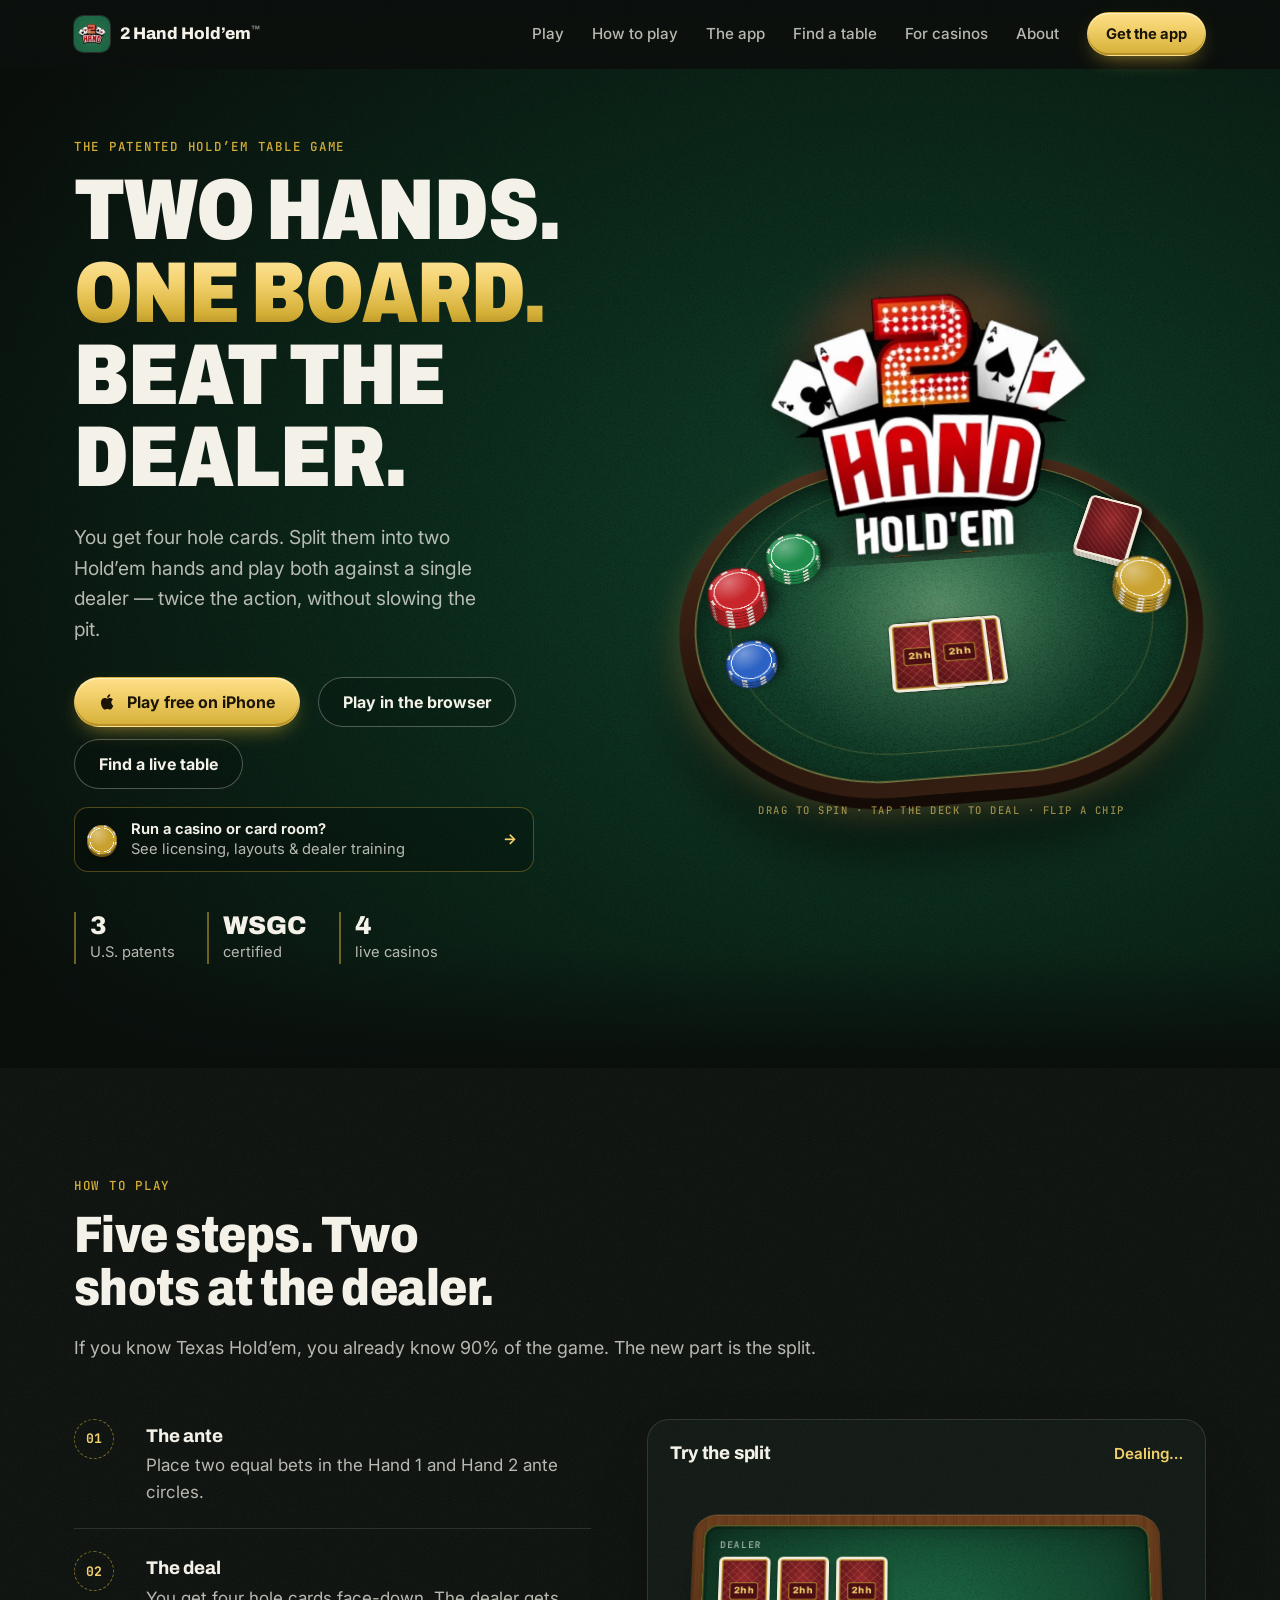
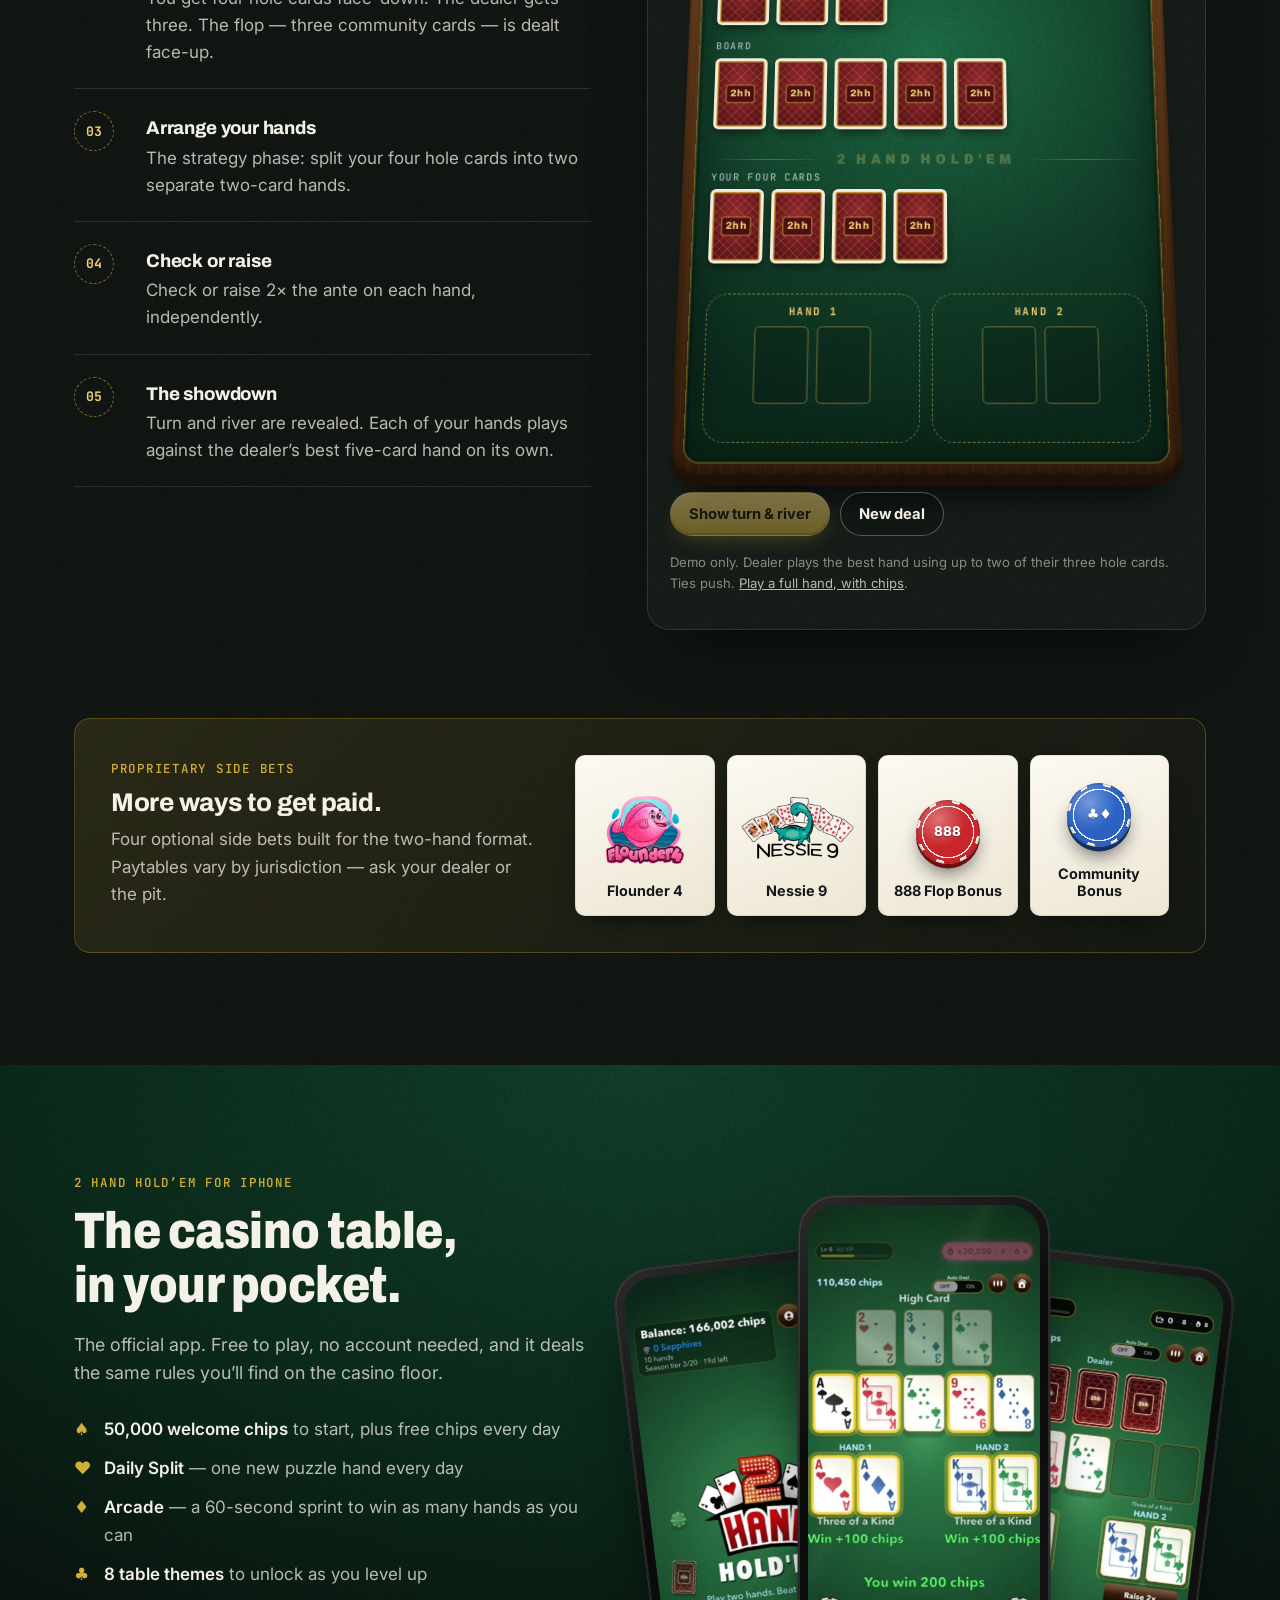
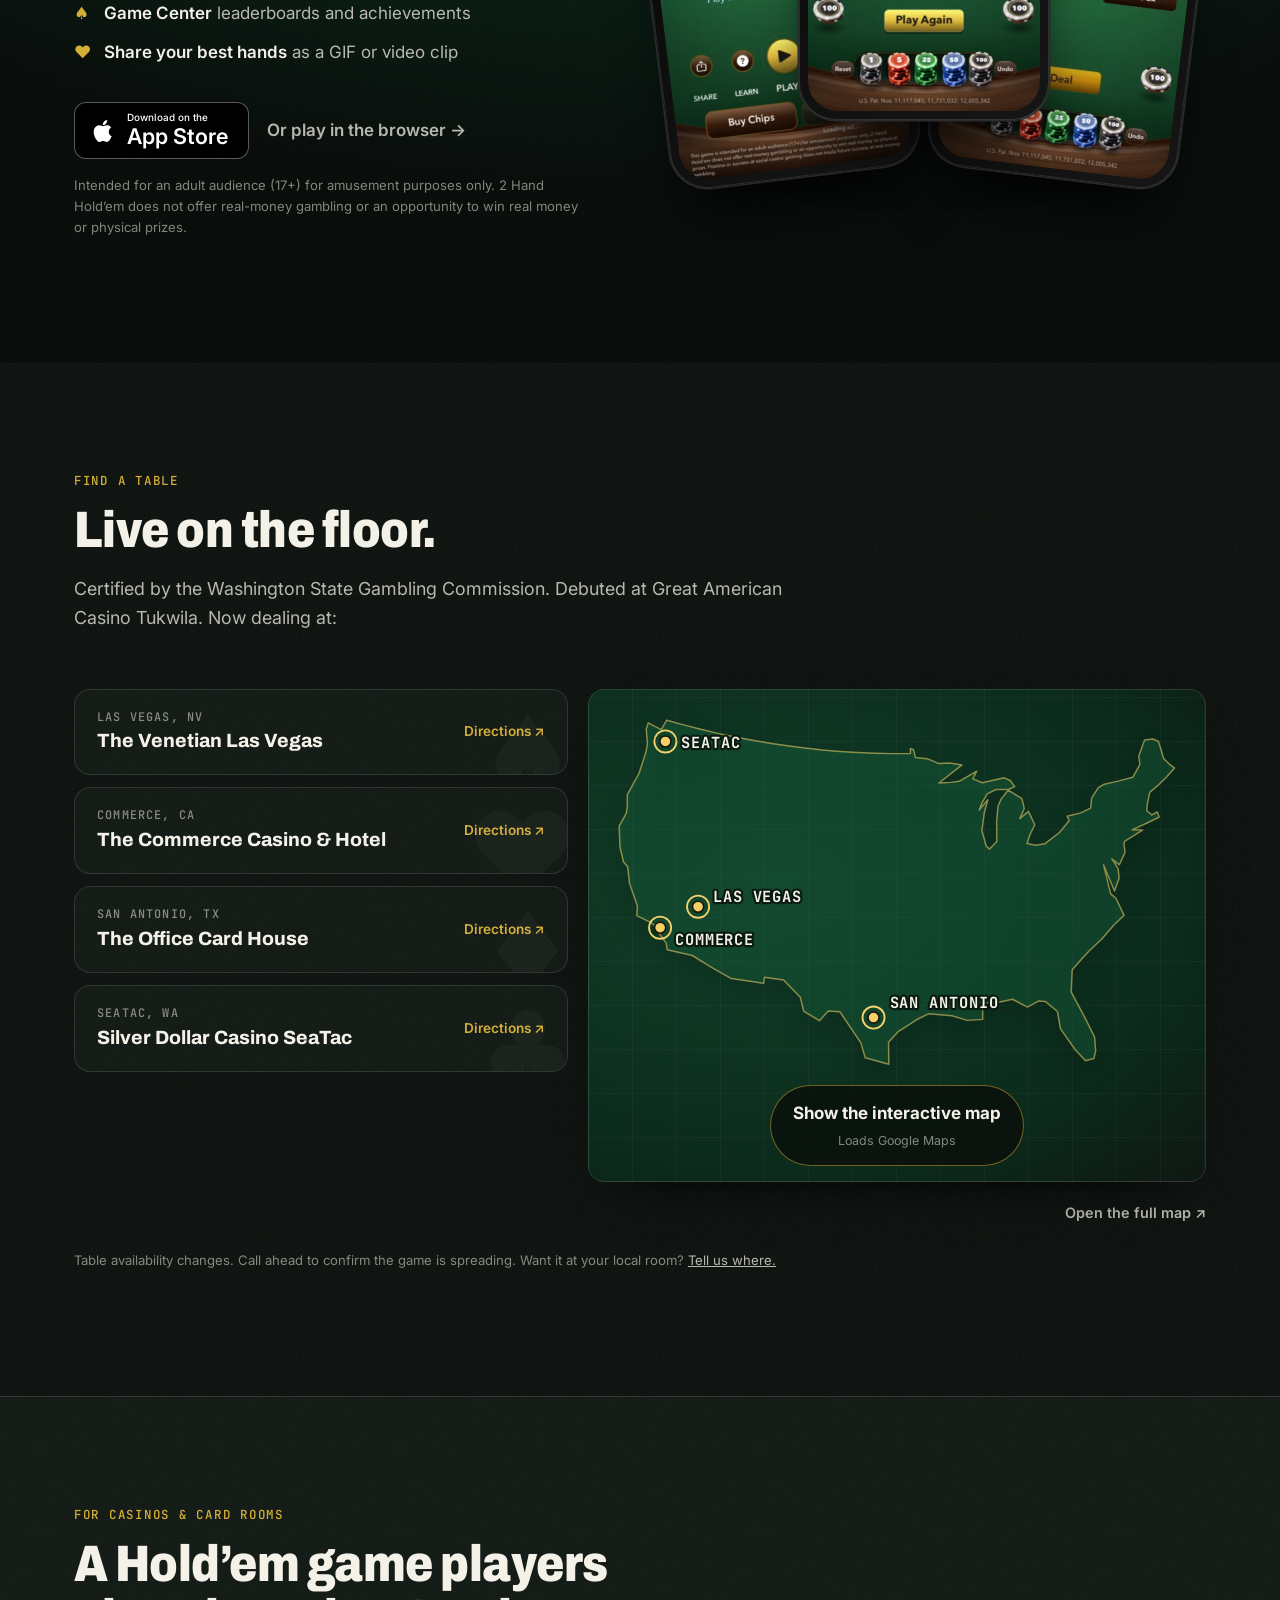
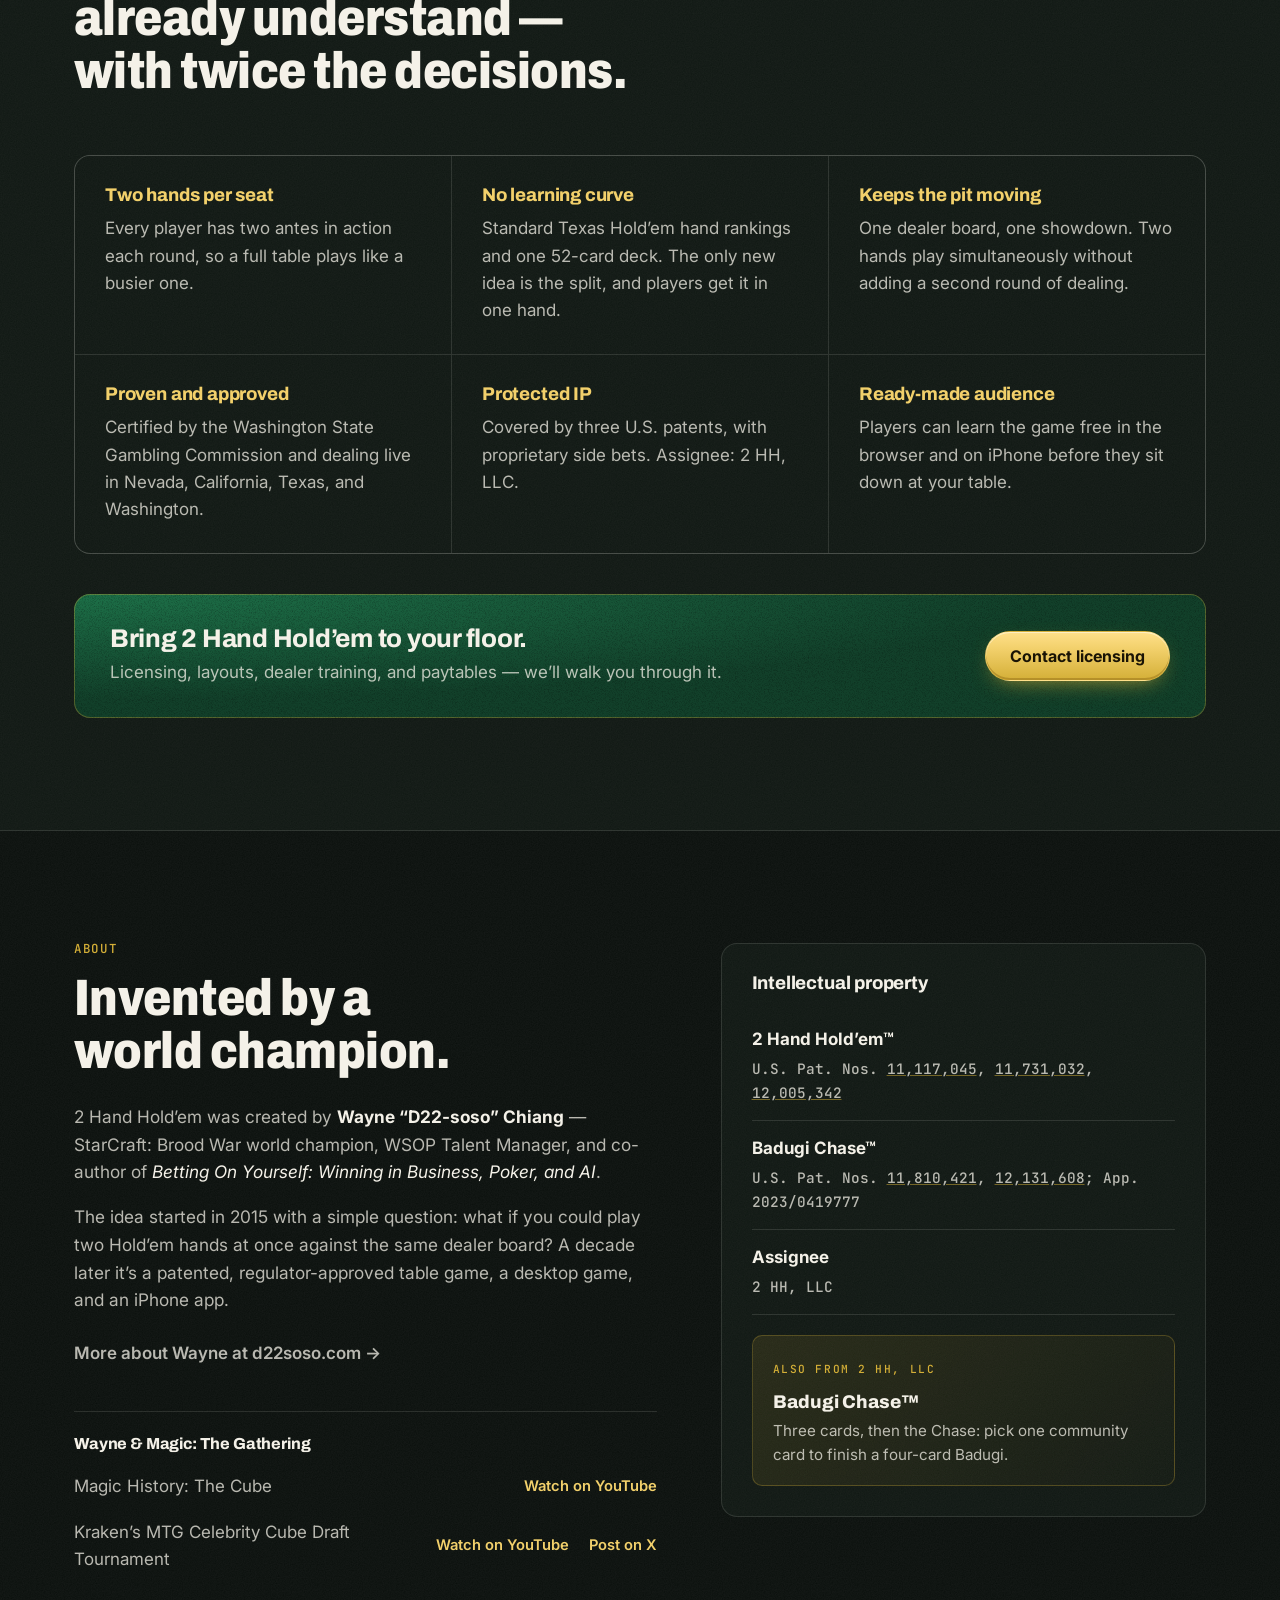
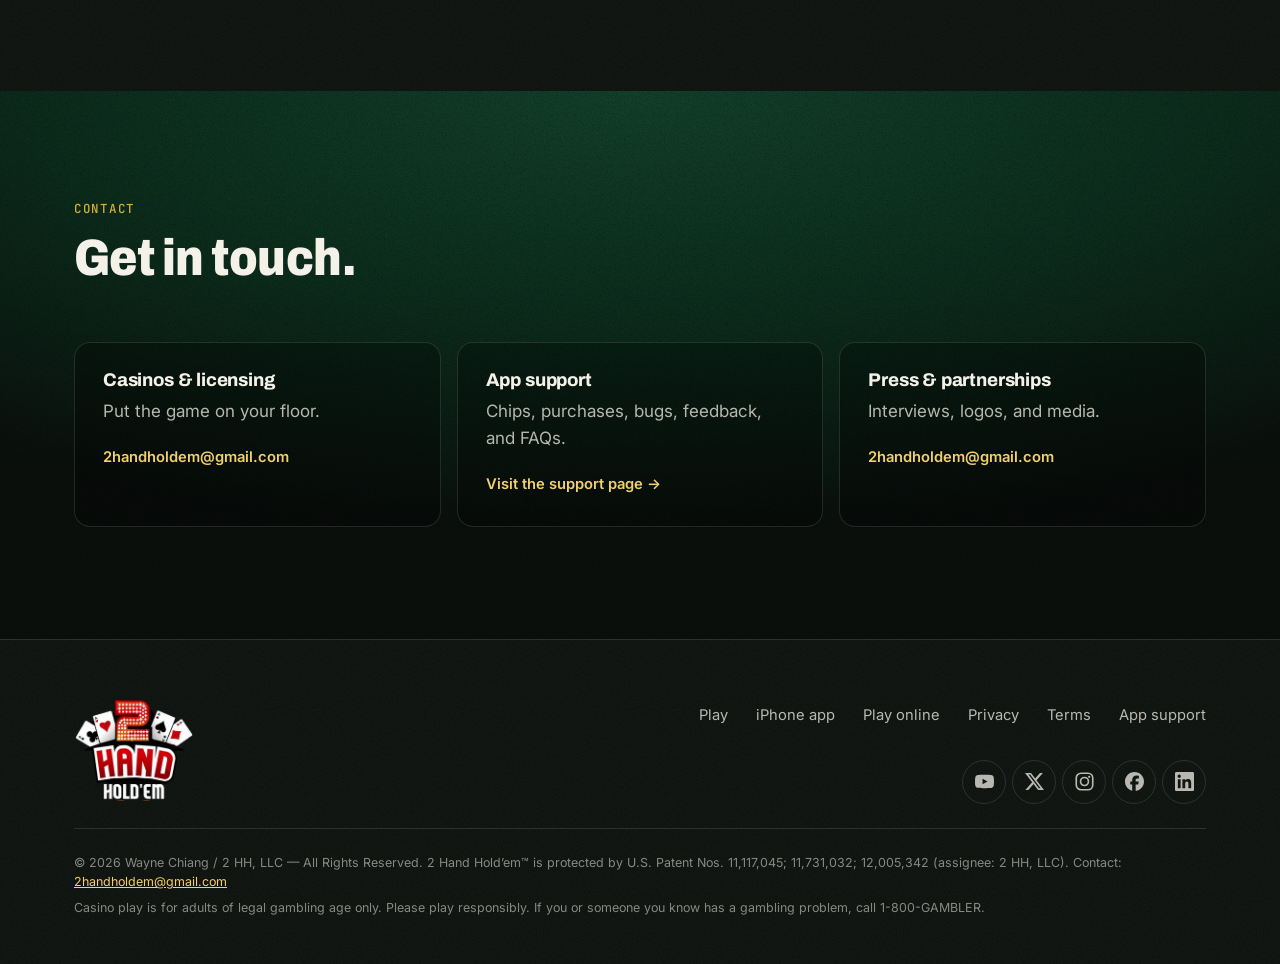
<file: index.html>
<!doctype html>
<html lang="en">
<head>
  <meta charset="utf-8" />
  <meta name="viewport" content="width=device-width, initial-scale=1, viewport-fit=cover" />
  <title>2 Hand Hold’em™ — Two hands. One board. Beat the dealer.</title>
  <meta name="description" content="2 Hand Hold’em™ is the patented casino table game where you play two Texas Hold’em hands against one dealer. Play free in the browser or on iPhone, find a live table, or license it for your casino floor." />
  <link rel="canonical" href="https://www.2handholdem.com/" />
  <meta name="theme-color" content="#0b1a12" />

  <meta property="og:type" content="website" />
  <meta property="og:site_name" content="2 Hand Hold’em" />
  <meta property="og:title" content="2 Hand Hold’em™ — Twice the action. Twice the fun." />
  <meta property="og:description" content="Four cards, two hands, one dealer. The patented Hold’em table game — live in casinos and free on the App Store." />
  <meta property="og:url" content="https://www.2handholdem.com/" />
  <meta property="og:image" content="https://www.2handholdem.com/assets/img/og-2hh.jpg" />
  <meta property="og:image:width" content="1200" />
  <meta property="og:image:height" content="630" />
  <meta property="og:image:alt" content="2 Hand Hold’em — Two hands. One board. Beat the dealer." />
  <meta name="twitter:card" content="summary_large_image" />
  <meta name="twitter:title" content="2 Hand Hold’em™ — Twice the action. Twice the fun." />
  <meta name="twitter:description" content="Four cards, two hands, one dealer. The patented Hold’em table game — live in casinos and free on the App Store." />
  <meta name="twitter:image" content="https://www.2handholdem.com/assets/img/og-2hh.jpg" />

  <link rel="icon" type="image/png" href="assets/img/favicon.png" />
  <link rel="apple-touch-icon" href="assets/img/apple-touch-icon.png" />
  <meta name="apple-itunes-app" content="app-id=6758915394" />

  <link rel="preconnect" href="https://fonts.googleapis.com" />
  <link rel="preconnect" href="https://fonts.gstatic.com" crossorigin />
  <link href="https://fonts.googleapis.com/css2?family=Archivo:wdth,wght@75..100,600..900&family=Inter:wght@400;500;600;700&family=JetBrains+Mono:wght@500;700&display=swap" rel="stylesheet" />
  <link rel="preload" as="image" href="assets/img/logo-2hh.webp" type="image/webp" fetchpriority="high" />
  <link rel="stylesheet" href="style.css" />

  <script type="application/ld+json">
  {
    "@context": "https://schema.org",
    "@type": "Organization",
    "name": "2 HH, LLC",
    "brand": "2 Hand Hold'em",
    "url": "https://www.2handholdem.com",
    "logo": "https://www.2handholdem.com/assets/img/logo-2hh.png",
    "email": "2handholdem@gmail.com",
    "sameAs": [
      "https://www.youtube.com/@2HandHoldem",
      "https://x.com/2HandHoldem",
      "https://www.instagram.com/2handholdem/",
      "https://www.facebook.com/profile.php?id=61571458078630",
      "https://www.linkedin.com/company/105343138/"
    ],
    "founder": { "@type": "Person", "name": "Wayne Chiang", "alternateName": "D22-soso", "url": "https://d22soso.com" }
  }
  </script>
</head>
<body>
  <a class="skip" href="#main">Skip to content</a>

  <header class="site-header" id="top">
    <div class="wrap header-inner">
      <a class="brand" href="#top" aria-label="2 Hand Hold’em home">
        <img src="assets/img/app-icon.webp" alt="" width="36" height="36" />
        <span>2 Hand Hold’em<sup>™</sup></span>
      </a>
      <button class="nav-toggle" aria-expanded="false" aria-controls="site-nav" aria-label="Menu">
        <span></span><span></span>
      </button>
      <nav id="site-nav" class="site-nav" aria-label="Primary">
        <a href="play/">Play</a>
        <a href="#how">How to play</a>
        <a href="#app">The app</a>
        <a href="#tables">Find a table</a>
        <a href="#casinos">For casinos</a>
        <a href="#about">About</a>
        <a class="btn btn-gold btn-sm" href="https://apps.apple.com/app/id6758915394" rel="noopener">Get the app</a>
      </nav>
    </div>
  </header>

  <main id="main">
    <!-- HERO -->
    <section class="hero">
            <div class="wrap hero-inner">
        <div class="hero-copy">
          <p class="eyebrow">The patented Hold’em table game</p>
          <h1><span class="line">Two hands.</span><span class="line gold">One board.</span><span class="line">Beat the dealer.</span></h1>
          <p class="lede">You get four hole cards. Split them into two Hold’em hands and play both against a single dealer — twice the action, without slowing the pit.</p>
          <div class="cta-row">
            <a class="btn btn-gold btn-shine" href="https://apps.apple.com/app/id6758915394" rel="noopener">
              <svg viewBox="0 0 24 24" width="18" height="18" aria-hidden="true"><path fill="currentColor" d="M16.4 12.6c0-2.6 2.1-3.8 2.2-3.9-1.2-1.8-3.1-2-3.7-2-1.6-.2-3.1.9-3.9.9-.8 0-2-.9-3.4-.9-1.7 0-3.3 1-4.2 2.6-1.8 3.1-.5 7.7 1.3 10.2.9 1.2 1.9 2.6 3.2 2.6 1.3-.1 1.8-.8 3.3-.8 1.6 0 2 .8 3.4.8 1.4 0 2.3-1.3 3.1-2.5 1-1.4 1.4-2.8 1.4-2.9 0 0-2.7-1-2.7-4.1zM13.9 5c.7-.9 1.2-2 1.1-3.2-1 0-2.3.7-3 1.6-.7.8-1.3 2-1.1 3.1 1.1.1 2.3-.6 3-1.5z"/></svg>
              Play free on iPhone
            </a>
            <a class="btn btn-ghost" href="play/">Play in the browser</a>
            <a class="btn btn-ghost" href="#tables">Find a live table</a>
          </div>
          <a class="operator-link" href="#casinos">
            <span class="chip chip-gold" aria-hidden="true"></span>
            <span><b>Run a casino or card room?</b> See licensing, layouts &amp; dealer training</span>
            <span class="operator-arrow" aria-hidden="true">→</span>
          </a>
          <ul class="proof">
            <li><strong>3</strong> U.S. patents</li>
            <li><strong>WSGC</strong> certified</li>
            <li><strong>4</strong> live casinos</li>
          </ul>
        </div>

        <div class="hero-art">
          <!-- 3D table: everything inside .table3d lies on (or stands on) one tilted plane -->
          <div class="scene" id="hero-scene">
            <div class="table3d">
              <span class="table-shadow" aria-hidden="true"></span>
              <span class="table-edge" aria-hidden="true"></span>
              <span class="table-felt" aria-hidden="true"><i class="table-light"></i></span>
              <span class="logo-shadow" aria-hidden="true"></span>
              <span class="logo-glow" aria-hidden="true"></span>
              <img class="hero-logo" src="assets/img/logo-2hh.webp" alt="2 Hand Hold’em logo" width="500" height="433" fetchpriority="high" decoding="async" />
              <span class="stack st1" aria-hidden="true"><i class="chip chip-red"></i><i class="chip chip-red"></i><i class="chip chip-red"></i><i class="chip chip-red"></i><i class="chip chip-red"></i><i class="chip chip-red"></i></span>
              <span class="stack st2" aria-hidden="true"><i class="chip chip-green"></i><i class="chip chip-green"></i><i class="chip chip-green"></i><i class="chip chip-green"></i></span>
              <span class="stack st3" aria-hidden="true"><i class="chip chip-blue"></i><i class="chip chip-blue"></i><i class="chip chip-blue"></i></span>
              <span class="stack st4" aria-hidden="true"><i class="chip chip-gold"></i><i class="chip chip-gold"></i><i class="chip chip-gold"></i><i class="chip chip-gold"></i><i class="chip chip-gold"></i></span>
              <span class="deck" aria-hidden="true"><i></i><i></i><i></i><i></i><i></i><i></i></span>
              <button class="hero-deal" id="hero-deal" type="button" aria-label="Deal a new pair of hands">
                <span class="pair pair-1"><span class="pair-cards"></span><span class="pair-label">Hand 1</span></span>
                <span class="pair pair-2"><span class="pair-cards"></span><span class="pair-label">Hand 2</span></span>
              </button>
            </div>
          </div>
          <p class="scene-hint" aria-hidden="true">Drag to spin · Tap the deck to deal · Flip a chip</p>
        </div>
      </div>
    </section>

    <!-- HOW TO PLAY -->
    <section id="how" class="section">
      <div class="wrap">
        <header class="section-head">
          <p class="eyebrow">How to play</p>
          <h2>Five steps. Two shots at the dealer.</h2>
          <p class="section-lede">If you know Texas Hold’em, you already know 90% of the game. The new part is the split.</p>
        </header>

        <div class="how-grid">
          <ol class="steps">
            <li>
              <span class="step-n">01</span>
              <div><h3>The ante</h3><p>Place two equal bets in the Hand 1 and Hand 2 ante circles.</p></div>
            </li>
            <li>
              <span class="step-n">02</span>
              <div><h3>The deal</h3><p>You get four hole cards face-down. The dealer gets three. The flop — three community cards — is dealt face-up.</p></div>
            </li>
            <li>
              <span class="step-n">03</span>
              <div><h3>Arrange your hands</h3><p>The strategy phase: split your four hole cards into two separate two-card hands.</p></div>
            </li>
            <li>
              <span class="step-n">04</span>
              <div><h3>Check or raise</h3><p>Check or raise 2× the ante on each hand, independently.</p></div>
            </li>
            <li>
              <span class="step-n">05</span>
              <div><h3>The showdown</h3><p>Turn and river are revealed. Each of your hands plays against the dealer’s best five-card hand on its own.</p></div>
            </li>
          </ol>

          <!-- Interactive split demo -->
          <div class="demo" id="demo">
            <div class="demo-head">
              <h3>Try the split</h3>
              <p class="demo-status" id="demo-status" aria-live="polite">Tap two cards for Hand 1.</p>
            </div>
            <div class="table-rail">
              <div class="felt" id="demo-felt">
                <div class="felt-row"><span class="row-label">Dealer</span><div class="cards" id="demo-dealer"></div></div>
                <div class="felt-row"><span class="row-label">Board</span><div class="cards" id="demo-board"></div></div>
                <div class="felt-print" aria-hidden="true">2 Hand Hold’em</div>
                <div class="felt-row"><span class="row-label">Your four cards</span><div class="cards hole" id="demo-hole"></div></div>
                <div class="hands">
                  <div class="hand" id="demo-h1"><span class="hand-name">Hand 1</span><div class="cards"></div><b class="result" aria-live="polite"></b><span class="hand-chips" aria-hidden="true"></span></div>
                  <div class="hand" id="demo-h2"><span class="hand-name">Hand 2</span><div class="cards"></div><b class="result" aria-live="polite"></b><span class="hand-chips" aria-hidden="true"></span></div>
                </div>
              </div>
            </div>
            <div class="demo-actions">
              <button class="btn btn-gold btn-sm" id="demo-go" disabled>Show turn &amp; river</button>
              <button class="btn btn-ghost btn-sm" id="demo-new">New deal</button>
            </div>
            <p class="fine">Demo only. Dealer plays the best hand using up to two of their three hole cards. Ties push. <a href="play/">Play a full hand, with chips</a>.</p>
          </div>
        </div>

        <div class="sidebets">
          <div class="sidebets-copy">
            <p class="eyebrow">Proprietary side bets</p>
            <h3>More ways to get paid.</h3>
            <p>Four optional side bets built for the two-hand format. Paytables vary by jurisdiction — ask your dealer or the pit.</p>
          </div>
          <ul class="sidebet-list">
            <li><img src="assets/img/flounder.webp" alt="Flounder 4 logo" width="360" height="254" loading="lazy" decoding="async" /><strong>Flounder 4</strong></li>
            <li><img src="assets/img/nessie.webp" alt="Nessie 9 logo" width="360" height="216" loading="lazy" decoding="async" /><strong>Nessie 9</strong></li>
            <li><span class="chip chip-red chip-lg"><b>888</b></span><strong>888 Flop Bonus</strong></li>
            <li><span class="chip chip-blue chip-lg"><b>♣♦</b></span><strong>Community Bonus</strong></li>
          </ul>
        </div>
      </div>
    </section>

    <!-- APP -->
    <section id="app" class="section section-felt">
      <div class="wrap app-grid">
        <div class="app-copy">
          <p class="eyebrow">2 Hand Hold’em for iPhone</p>
          <h2>The casino table, in your pocket.</h2>
          <p class="section-lede">The official app. Free to play, no account needed, and it deals the same rules you’ll find on the casino floor.</p>
          <ul class="features">
            <li><b>50,000 welcome chips</b> to start, plus free chips every day</li>
            <li><b>Daily Split</b> — one new puzzle hand every day</li>
            <li><b>Arcade</b> — a 60-second sprint to win as many hands as you can</li>
            <li><b>8 table themes</b> to unlock as you level up</li>
            <li><b>Game Center</b> leaderboards and achievements</li>
            <li><b>Share your best hands</b> as a GIF or video clip</li>
          </ul>
          <div class="cta-row">
            <a class="appstore" href="https://apps.apple.com/app/id6758915394" rel="noopener" aria-label="Download on the App Store">
              <svg viewBox="0 0 24 24" width="26" height="26" aria-hidden="true"><path fill="currentColor" d="M16.4 12.6c0-2.6 2.1-3.8 2.2-3.9-1.2-1.8-3.1-2-3.7-2-1.6-.2-3.1.9-3.9.9-.8 0-2-.9-3.4-.9-1.7 0-3.3 1-4.2 2.6-1.8 3.1-.5 7.7 1.3 10.2.9 1.2 1.9 2.6 3.2 2.6 1.3-.1 1.8-.8 3.3-.8 1.6 0 2 .8 3.4.8 1.4 0 2.3-1.3 3.1-2.5 1-1.4 1.4-2.8 1.4-2.9 0 0-2.7-1-2.7-4.1zM13.9 5c.7-.9 1.2-2 1.1-3.2-1 0-2.3.7-3 1.6-.7.8-1.3 2-1.1 3.1 1.1.1 2.3-.6 3-1.5z"/></svg>
              <span><small>Download on the</small>App Store</span>
            </a>
            <a class="text-link" href="play/">Or play in the browser →</a>
          </div>
          <p class="fine">Intended for an adult audience (17+) for amusement purposes only. 2 Hand Hold’em does not offer real-money gambling or an opportunity to win real money or physical prizes.</p>
        </div>
        <div class="phones" aria-label="App screenshots">
          <figure class="phone p1"><img src="assets/img/app-01-home.webp" alt="2 Hand Hold’em home screen" width="560" height="1217" loading="lazy" decoding="async" /></figure>
          <figure class="phone p2"><img src="assets/img/app-02-table-showdown.webp" alt="A showdown where both hands win" width="560" height="1217" loading="lazy" decoding="async" /></figure>
          <figure class="phone p3"><img src="assets/img/app-03-table-arrange.webp" alt="Arranging four cards into two hands" width="560" height="1217" loading="lazy" decoding="async" /></figure>
        </div>
      </div>
    </section>

    <!-- FIND A TABLE -->
    <section id="tables" class="section">
      <div class="wrap">
        <header class="section-head">
          <p class="eyebrow">Find a table</p>
          <h2>Live on the floor.</h2>
          <p class="section-lede">Certified by the Washington State Gambling Commission. Debuted at Great American Casino Tukwila. Now dealing at:</p>
        </header>
        <div class="tables-grid">
          <ul class="venues">
            <li data-v="0">
              <a href="https://www.google.com/maps/search/?api=1&amp;query=The+Venetian+Las+Vegas" target="_blank" rel="noopener">
                <span class="venue-city">Las Vegas, NV</span><strong>The Venetian Las Vegas</strong><span class="map">Directions ↗</span>
              </a>
            </li>
            <li data-v="1">
              <a href="https://www.google.com/maps/search/?api=1&amp;query=The+Commerce+Casino+%26+Hotel" target="_blank" rel="noopener">
                <span class="venue-city">Commerce, CA</span><strong>The Commerce Casino &amp; Hotel</strong><span class="map">Directions ↗</span>
              </a>
            </li>
            <li data-v="2">
              <a href="https://www.google.com/maps/search/?api=1&amp;query=The+Office+Card+House+San+Antonio" target="_blank" rel="noopener">
                <span class="venue-city">San Antonio, TX</span><strong>The Office Card House</strong><span class="map">Directions ↗</span>
              </a>
            </li>
            <li data-v="3">
              <a href="https://www.google.com/maps/search/?api=1&amp;query=Silver+Dollar+Casino+SeaTac" target="_blank" rel="noopener">
                <span class="venue-city">SeaTac, WA</span><strong>Silver Dollar Casino SeaTac</strong><span class="map">Directions ↗</span>
              </a>
            </li>
          </ul>
          <div class="venue-map">
            <button class="map-facade" id="map-load" type="button" aria-label="Map of the four casinos dealing 2 Hand Hold’em: SeaTac, Las Vegas, Commerce and San Antonio. Show the interactive Google map." data-src="https://www.google.com/maps/d/embed?mid=1jkuOr8dbWp_1eP_5JAC2VYsHcoKf-Uc&amp;ehbc=2E312F">
              <svg class="us-map" viewBox="0 0 480 308" aria-hidden="true" focusable="false">
                <path class="us-land" d="M37.6 16.2 L48.2 21.7 L52.7 14 L66.5 17.8 L80.4 21.4 L94.4 24.7 L108.4 27.7 L122.5 30.3 L136.7 32.7 L150.9 34.8 L165.1 36.6 L179.4 38.2 L193.7 39.4 L208 40.3 L222.3 40.9 L236.7 41.2 L251 41.2 L251 37.1 L253.5 38 L255.1 44.4 L264.6 45.3 L274.3 49.3 L283.1 48.9 L292.8 50.5 L274.2 65.1 L283.9 64.6 L290.7 63.7 L305 55.5 L301.8 61.8 L309.6 64.9 L327.4 60.9 L332.2 63.1 L335.9 68.1 L330.8 70.4 L320.8 70.4 L313.5 73.9 L309.5 80.8 L307 87.1 L314 78.8 L311.1 89.5 L309.2 104 L312.7 116.4 L315.4 118.9 L321.3 112.8 L321.2 96.3 L322.3 84 L324.8 78.2 L330.5 71 L341.8 77.8 L343.7 85.9 L340 94.1 L347.1 88.2 L352.2 99.1 L348.2 107.4 L345.9 114.4 L352.6 115.7 L360.6 114.5 L372.3 105.4 L380.3 95.6 L378.5 92.1 L389.6 89.4 L397.7 85.5 L398.5 77.5 L403.8 69.1 L408 66.4 L420 63.6 L432 60.5 L434.1 56.6 L437.8 49.9 L436.8 43.4 L438.1 39.6 L441.6 30.1 L448.4 29.3 L452.9 31.3 L457.2 45.4 L461.7 49.7 L466 53 L458.7 61 L453 66.6 L445.8 72.7 L444 81.2 L443.3 87.7 L447.5 91.1 L451.9 88.7 L453.5 92.8 L448.3 95.4 L442.7 98.1 L431.4 103.2 L439.9 103.4 L425.3 112.7 L424.8 114.5 L425.7 121.6 L421.1 131.7 L414.9 126.9 L420.1 134.8 L420.9 142.5 L417.1 153 L408.2 131.7 L414 155.3 L418.3 158.9 L424.9 172.8 L416.6 180.7 L406.6 192.3 L396.8 201.4 L391.3 207.4 L382.7 217.1 L381.8 235.1 L392.7 255.5 L400.9 271.8 L401.8 283.2 L400.3 289.4 L393.5 291.1 L385 282 L373.1 265 L370.7 251.1 L361 243 L355.2 242.6 L346.2 247.5 L334.1 241.1 L320.2 244.1 L309.8 243.8 L309.8 257.5 L297.4 258.3 L284.8 254.6 L265.7 253 L256.3 257.6 L241 267.5 L233.2 276.1 L233.4 294 L214.2 288.7 L210.7 276.6 L201.6 263.2 L193.6 251.3 L184.2 250.7 L176.9 258.6 L164.1 250.7 L161.4 239.5 L147.8 225.4 L132.2 223.2 L131.6 228.1 L105.2 224.3 L89.2 215.1 L73.5 205.5 L53 200.8 L52.3 195.4 L44.5 185.1 L44.3 181.9 L37.9 177.8 L28.3 173 L28.8 165.2 L22.4 146.8 L20.9 133.2 L17.5 129.4 L14.6 117 L14 100.2 L19.8 89.7 L20.6 84.2 L20.6 74.6 L30.1 57.3 L35.7 40.1 L37 33.1 L36 21.4Z"/>
                <g class="pin" data-v="0" transform="translate(78.2 165.8)"><circle class="pin-ring" r="9"/><circle class="pin-dot" r="4.5"/><text x="12" y="-4" text-anchor="start">Las Vegas</text></g>
                <g class="pin" data-v="1" transform="translate(47.3 182.9)"><circle class="pin-ring" r="9"/><circle class="pin-dot" r="4.5"/><text x="12" y="14" text-anchor="start">Commerce</text></g>
                <g class="pin" data-v="2" transform="translate(221.0 256.0)"><circle class="pin-ring" r="9"/><circle class="pin-dot" r="4.5"/><text x="13" y="-8" text-anchor="start">San Antonio</text></g>
                <g class="pin" data-v="3" transform="translate(51.6 31.3)"><circle class="pin-ring" r="9"/><circle class="pin-dot" r="4.5"/><text x="13" y="5" text-anchor="start">SeaTac</text></g>
              </svg>
              <span class="map-cta"><b>Show the interactive map</b><small>Loads Google Maps</small></span>
            </button>
            <a class="text-link" href="https://www.google.com/maps/d/viewer?mid=1jkuOr8dbWp_1eP_5JAC2VYsHcoKf-Uc" target="_blank" rel="noopener">Open the full map ↗</a>
          </div>
        </div>
        <p class="fine">Table availability changes. Call ahead to confirm the game is spreading. Want it at your local room? <a href="#contact">Tell us where.</a></p>
      </div>
    </section>

    <!-- FOR CASINOS -->
    <section id="casinos" class="section section-dark">
      <div class="wrap">
        <header class="section-head">
          <p class="eyebrow">For casinos &amp; card rooms</p>
          <h2>A Hold’em game players already understand — with twice the decisions.</h2>
        </header>
        <div class="pillars">
          <article>
            <h3>Two hands per seat</h3>
            <p>Every player has two antes in action each round, so a full table plays like a busier one.</p>
          </article>
          <article>
            <h3>No learning curve</h3>
            <p>Standard Texas Hold’em hand rankings and one 52-card deck. The only new idea is the split, and players get it in one hand.</p>
          </article>
          <article>
            <h3>Keeps the pit moving</h3>
            <p>One dealer board, one showdown. Two hands play simultaneously without adding a second round of dealing.</p>
          </article>
          <article>
            <h3>Proven and approved</h3>
            <p>Certified by the Washington State Gambling Commission and dealing live in Nevada, California, Texas, and Washington.</p>
          </article>
          <article>
            <h3>Protected IP</h3>
            <p>Covered by three U.S. patents, with proprietary side bets. Assignee: 2 HH, LLC.</p>
          </article>
          <article>
            <h3>Ready-made audience</h3>
            <p>Players can learn the game free in the browser and on iPhone before they sit down at your table.</p>
          </article>
        </div>
        <p class="pillars-hint" aria-hidden="true">Swipe for more →</p>
        <div class="casino-cta">
          <div>
            <h3>Bring 2 Hand Hold’em to your floor.</h3>
            <p>Licensing, layouts, dealer training, and paytables — we’ll walk you through it.</p>
          </div>
          <a class="btn btn-gold" href="mailto:2handholdem@gmail.com?subject=2%20Hand%20Hold%27em%20licensing%20inquiry&amp;body=Venue%20name%3A%0ACity%20%2F%20state%3A%0ANumber%20of%20tables%20you%27re%20considering%3A%0ABest%20way%20to%20reach%20you%3A%0A">Contact licensing</a>
        </div>
      </div>
    </section>

    <!-- ABOUT / IP -->
    <section id="about" class="section">
      <div class="wrap about-grid">
        <div class="about-copy">
          <p class="eyebrow">About</p>
          <h2>Invented by a world champion.</h2>
          <p>2 Hand Hold’em was created by <strong>Wayne “D22-soso” Chiang</strong> — StarCraft: Brood War world champion, WSOP Talent Manager, and co-author of <em>Betting On Yourself: Winning in Business, Poker, and AI</em>.</p>
          <p>The idea started in 2015 with a simple question: what if you could play two Hold’em hands at once against the same dealer board? A decade later it’s a patented, regulator-approved table game, a desktop game, and an iPhone app.</p>
          <a class="text-link" href="https://d22soso.com" rel="noopener">More about Wayne at d22soso.com →</a>
          <div class="about-media">
            <h3>Wayne &amp; Magic: The Gathering</h3>
            <ul>
              <li>
                <span>Magic History: The Cube</span>
                <a href="https://www.youtube.com/watch?v=MNjLKeA-08A" target="_blank" rel="noopener">Watch on YouTube<span class="visually-hidden">: Magic History: The Cube</span></a>
              </li>
              <li>
                <span>Kraken’s MTG Celebrity Cube Draft Tournament</span>
                <a href="https://www.youtube.com/watch?v=FpcBooSRHQI" target="_blank" rel="noopener">Watch on YouTube<span class="visually-hidden">: Kraken’s MTG Celebrity Cube Draft Tournament</span></a>
                <a href="https://x.com/D22_soso/status/2051916533425975574" target="_blank" rel="noopener">Post on X<span class="visually-hidden">: Kraken’s MTG Celebrity Cube Draft Tournament</span></a>
              </li>
            </ul>
          </div>
        </div>
        <div class="ip">
          <h3>Intellectual property</h3>
          <dl>
            <div><dt>2 Hand Hold’em™</dt>
              <dd>
                U.S. Pat. Nos.
                <a href="https://patents.google.com/patent/US11117045" target="_blank" rel="noopener">11,117,045</a>,
                <a href="https://patents.google.com/patent/US11731032" target="_blank" rel="noopener">11,731,032</a>,
                <a href="https://patents.google.com/patent/US12005342" target="_blank" rel="noopener">12,005,342</a>
              </dd>
            </div>
            <div><dt>Badugi Chase™</dt>
              <dd>
                U.S. Pat. Nos.
                <a href="https://patents.google.com/patent/US11810421" target="_blank" rel="noopener">11,810,421</a>,
                <a href="https://patents.google.com/patent/US12131608" target="_blank" rel="noopener">12,131,608</a>;
                App. 2023/0419777
              </dd>
            </div>
            <div><dt>Assignee</dt><dd>2 HH, LLC</dd></div>
          </dl>
          <div class="also">
            <span class="also-tag">Also from 2 HH, LLC</span>
            <h4>Badugi Chase™</h4>
            <p>Three cards, then the Chase: pick one community card to finish a four-card Badugi.</p>
          </div>
        </div>
      </div>
    </section>

    <!-- CONTACT -->
    <section id="contact" class="section section-felt">
      <div class="wrap">
        <header class="section-head">
          <p class="eyebrow">Contact</p>
          <h2>Get in touch.</h2>
        </header>
        <div class="contact-grid">
          <a class="contact-card" href="mailto:2handholdem@gmail.com?subject=2%20Hand%20Hold%27em%20licensing%20inquiry&amp;body=Venue%20name%3A%0ACity%20%2F%20state%3A%0ANumber%20of%20tables%20you%27re%20considering%3A%0ABest%20way%20to%20reach%20you%3A%0A">
            <h3>Casinos &amp; licensing</h3><p>Put the game on your floor.</p><span>2handholdem@gmail.com</span>
          </a>
          <a class="contact-card" href="app/support/">
            <h3>App support</h3><p>Chips, purchases, bugs, feedback, and FAQs.</p><span>Visit the support page →</span>
          </a>
          <a class="contact-card" href="mailto:2handholdem@gmail.com?subject=Press%20inquiry">
            <h3>Press &amp; partnerships</h3><p>Interviews, logos, and media.</p><span>2handholdem@gmail.com</span>
          </a>
        </div>
      </div>
    </section>
  </main>

  <footer class="site-footer">
    <div class="wrap footer-inner">
      <div>
        <img src="assets/img/logo-2hh.webp" alt="2 Hand Hold’em" width="120" height="104" loading="lazy" decoding="async" />
      </div>
      <nav aria-label="Footer">
        <a href="play/">Play</a>
        <a href="https://apps.apple.com/app/id6758915394" rel="noopener">iPhone app</a>
        <a href="https://play2hh.com" rel="noopener">Play online</a>
        <a href="app/privacy/">Privacy</a>
        <a href="app/terms/">Terms</a>
        <a href="app/support/">App support</a>
      </nav>
      <ul class="social" aria-label="Follow 2 Hand Hold’em">
        <li><a href="https://www.youtube.com/@2HandHoldem" target="_blank" rel="noopener me" aria-label="YouTube"><svg viewBox="0 0 24 24" aria-hidden="true"><path fill="currentColor" d="M23.498 6.186a3.016 3.016 0 0 0-2.122-2.136C19.505 3.545 12 3.545 12 3.545s-7.505 0-9.377.505A3.017 3.017 0 0 0 .502 6.186C0 8.07 0 12 0 12s0 3.93.502 5.814a3.016 3.016 0 0 0 2.122 2.136c1.871.505 9.376.505 9.376.505s7.505 0 9.377-.505a3.015 3.015 0 0 0 2.122-2.136C24 15.93 24 12 24 12s0-3.93-.502-5.814zM9.545 15.568V8.432L15.818 12l-6.273 3.568z"/></svg></a></li>
        <li><a href="https://x.com/2HandHoldem" target="_blank" rel="noopener me" aria-label="X"><svg viewBox="0 0 24 24" aria-hidden="true"><path fill="currentColor" d="M18.901 1.153h3.68l-8.04 9.19L24 22.846h-7.406l-5.8-7.584-6.638 7.584H.474l8.6-9.83L0 1.154h7.594l5.243 6.932ZM17.61 20.644h2.039L6.486 3.24H4.298Z"/></svg></a></li>
        <li><a href="https://www.instagram.com/2handholdem/" target="_blank" rel="noopener me" aria-label="Instagram"><svg viewBox="0 0 24 24" aria-hidden="true" fill="none" stroke="currentColor" stroke-width="2.1"><rect x="1.6" y="1.6" width="20.8" height="20.8" rx="6"/><circle cx="12" cy="12" r="5"/><circle cx="17.9" cy="6.1" r="1.4" fill="currentColor" stroke="none"/></svg></a></li>
        <li><a href="https://www.facebook.com/profile.php?id=61571458078630" target="_blank" rel="noopener me" aria-label="Facebook"><svg viewBox="0 0 24 24" aria-hidden="true"><path fill="currentColor" d="M9.101 23.691v-7.98H6.627v-3.667h2.474v-1.58c0-4.085 1.848-5.978 5.858-5.978.401 0 .955.042 1.468.103a8.68 8.68 0 0 1 1.141.195v3.325a8.623 8.623 0 0 0-.653-.036 26.805 26.805 0 0 0-.733-.009c-.707 0-1.259.096-1.675.309a1.686 1.686 0 0 0-.679.622c-.258.42-.374.995-.374 1.752v1.297h3.919l-.386 2.103-.287 1.564h-3.246v8.245C19.396 23.238 24 18.179 24 12.044c0-6.627-5.373-12-12-12s-12 5.373-12 12c0 5.628 3.874 10.35 9.101 11.647Z"/></svg></a></li>
        <li><a href="https://www.linkedin.com/company/105343138/" target="_blank" rel="noopener me" aria-label="LinkedIn"><svg viewBox="0 0 24 24" aria-hidden="true"><path fill="currentColor" d="M20.447 20.452h-3.554v-5.569c0-1.328-.027-3.037-1.852-3.037-1.853 0-2.136 1.445-2.136 2.939v5.667H9.351V9h3.414v1.561h.046c.477-.9 1.637-1.85 3.37-1.85 3.601 0 4.267 2.37 4.267 5.455v6.286zM5.337 7.433c-1.144 0-2.063-.926-2.063-2.065 0-1.138.92-2.063 2.063-2.063 1.14 0 2.064.925 2.064 2.063 0 1.139-.925 2.065-2.064 2.065zm1.782 13.019H3.555V9h3.564v11.452zM22.225 0H1.771C.792 0 0 .774 0 1.729v20.542C0 23.227.792 24 1.771 24h20.451C23.2 24 24 23.227 24 22.271V1.729C24 .774 23.2 0 22.222 0h.003z"/></svg></a></li>
      </ul>
      <div class="legal">
        <p>© <span id="year">2026</span> Wayne Chiang / 2 HH, LLC — All Rights Reserved. 2 Hand Hold’em™ is protected by U.S. Patent Nos. 11,117,045; 11,731,032; 12,005,342 (assignee: 2 HH, LLC). Contact: <a href="mailto:2handholdem@gmail.com">2handholdem@gmail.com</a></p>
        <p>Casino play is for adults of legal gambling age only. Please play responsibly. If you or someone you know has a gambling problem, call 1-800-GAMBLER.</p>
      </div>
    </div>
  </footer>

  <script src="main.js" defer></script>
</body>
</html>
</file>
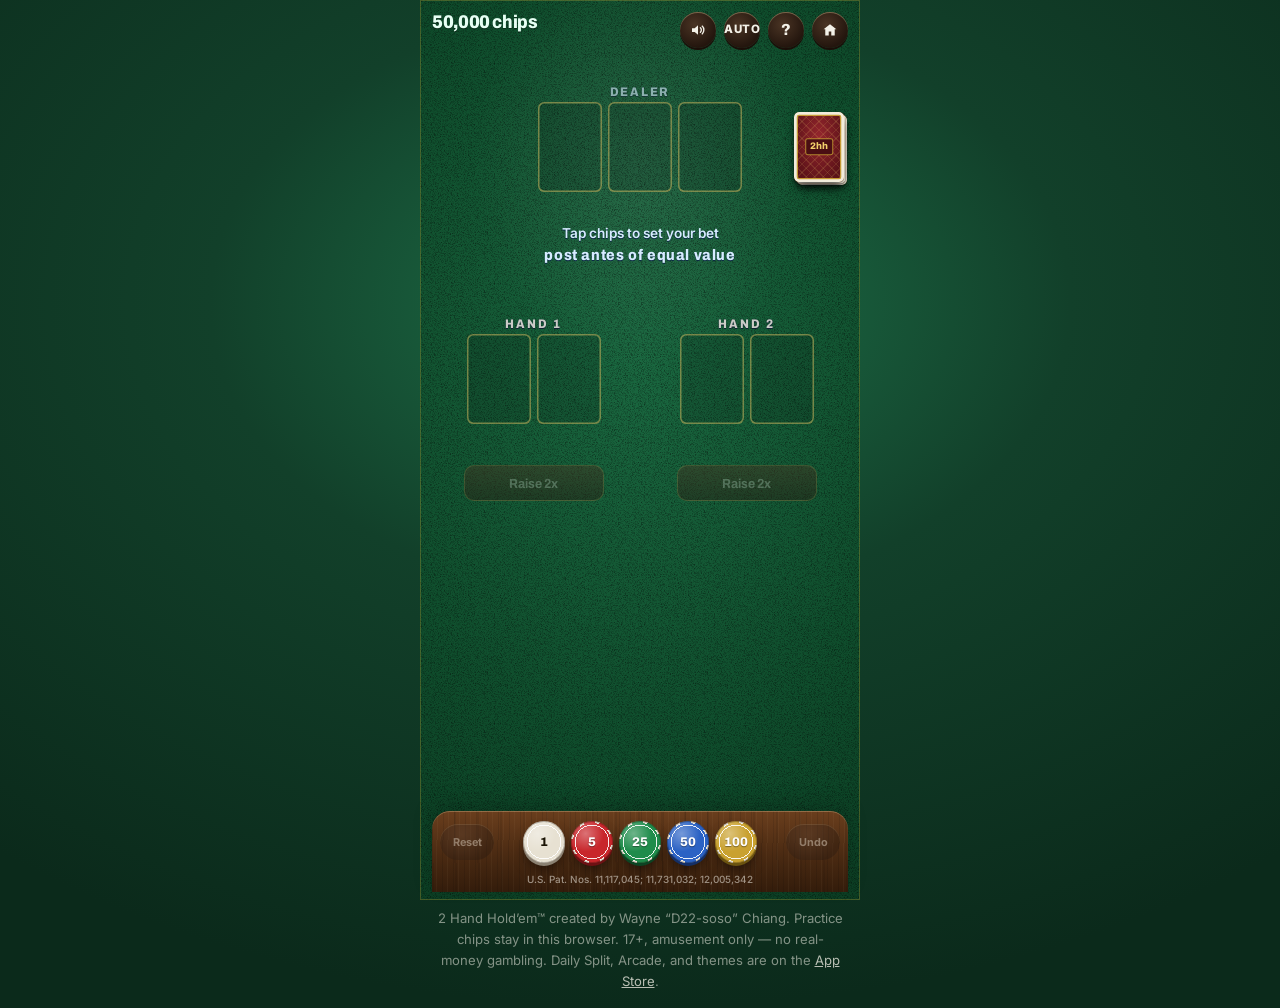
<file: play/index.html>
<!doctype html>
<html lang="en">
<head>
  <meta charset="utf-8" />
  <meta name="viewport" content="width=device-width, initial-scale=1, viewport-fit=cover" />
  <title>Play — 2 Hand Hold’em</title>
  <meta name="description" content="Play 2 Hand Hold’em free in the browser. Same table as the iPhone app: post two equal antes, split four cards into two hands, then deal." />
  <link rel="canonical" href="https://www.2handholdem.com/play/" />
  <meta name="theme-color" content="#0e4a28" />
  <meta name="robots" content="index,follow" />
  <meta property="og:title" content="Play 2 Hand Hold’em" />
  <meta property="og:description" content="The iPhone table, free in the browser. Practice chips only." />
  <meta property="og:url" content="https://www.2handholdem.com/play/" />
  <meta property="og:image" content="https://www.2handholdem.com/assets/img/og-2hh.jpg" />
  <link rel="icon" type="image/png" href="../assets/img/favicon.png" />
  <link rel="apple-touch-icon" href="../assets/img/apple-touch-icon.png" />
  <link rel="preconnect" href="https://fonts.googleapis.com" />
  <link rel="preconnect" href="https://fonts.gstatic.com" crossorigin />
  <link href="https://fonts.googleapis.com/css2?family=Archivo:wdth,wght@75..100,600..900&family=Inter:wght@400;500;600;700&family=JetBrains+Mono:wght@500;700&display=swap" rel="stylesheet" />
  <link rel="stylesheet" href="../style.css" />
  <link rel="stylesheet" href="play.css?v=10" />
</head>
<body class="play-page">
  <a class="skip" href="#felt">Skip to the table</a>

  <main id="felt" class="table-app">
    <header class="chrome">
      <div class="bankroll">
        <p class="balance"><b id="bank">50,000</b> chips</p>
        <p class="session" id="session"></p>
      </div>
      <div class="chrome-actions">
        <button class="icon-btn" id="sound" type="button" aria-pressed="true" aria-label="Sound">
          <svg class="on" viewBox="0 0 24 24" width="18" height="18" aria-hidden="true"><path fill="currentColor" d="M4 9.5h3.6L12 5.6v12.8l-4.4-3.9H4z"/><path fill="none" stroke="currentColor" stroke-width="1.8" stroke-linecap="round" d="M15.2 9.1a4 4 0 0 1 0 5.8M17.6 6.8a7.3 7.3 0 0 1 0 10.4"/></svg>
          <svg class="off" viewBox="0 0 24 24" width="18" height="18" aria-hidden="true"><path fill="currentColor" d="M4 9.5h3.6L12 5.6v12.8l-4.4-3.9H4z"/><path fill="none" stroke="currentColor" stroke-width="1.8" stroke-linecap="round" d="m15.5 9.5 5 5m0-5-5 5"/></svg>
        </button>
        <button class="icon-btn pill-btn" id="auto" type="button" aria-pressed="false" title="Deal the next hand automatically with the same bet">Auto</button>
        <button class="icon-btn" id="rules-open" type="button" aria-haspopup="dialog" aria-label="Rules">?</button>
        <a class="icon-btn" href="../" aria-label="Home">
          <svg viewBox="0 0 24 24" width="18" height="18" aria-hidden="true"><path fill="currentColor" d="M12 4.2 3.5 11h2.2v8.2h4.6v-5.2h3.4v5.2h4.6V11h2.2L12 4.2z"/></svg>
        </a>
      </div>
    </header>

    <p class="lane" id="status" aria-live="polite"></p>

    <section class="zone" id="dealer-zone" aria-label="Dealer">
      <p class="zone-label" id="dealer-label">Dealer</p>
      <div class="row" id="dealer"></div>
      <div class="shoe" id="shoe" aria-hidden="true"><i class="card-back"></i><i class="card-back"></i><i class="card-back"></i></div>
    </section>

    <section class="zone board-zone" aria-label="Board">
      <p class="prompt" id="prompt">
        <span>Tap chips to set your bet</span>
        <b>post antes of equal value</b>
      </p>
      <div class="row row-5" id="board"></div>
    </section>

    <div class="seats">
      <section class="seat" id="h1">
        <p class="coach" id="coach1"></p>
        <p class="seat-name">Hand 1</p>
        <div class="slots">
          <div class="slot" data-slot="0"></div>
          <div class="slot" data-slot="1"></div>
        </div>
        <p class="result"></p>
        <button class="raise-btn" id="raise1" type="button" disabled aria-pressed="false">Raise 2x</button>
      </section>
      <section class="seat" id="h2">
        <p class="coach" id="coach2"></p>
        <p class="seat-name">Hand 2</p>
        <div class="slots">
          <div class="slot" data-slot="2"></div>
          <div class="slot" data-slot="3"></div>
        </div>
        <p class="result"></p>
        <button class="raise-btn" id="raise2" type="button" disabled aria-pressed="false">Raise 2x</button>
      </section>
    </div>

    <p class="overall" id="overall" aria-live="polite"></p>

    <div class="action">
      <div class="pile" id="pile1" hidden></div>
      <div class="action-center">
        <div class="tray" id="tray" aria-label="Your four cards"></div>
        <button class="action-btn" id="go" type="button" hidden>Play</button>
        <button class="action-btn action-btn-dark" id="rerack" type="button" hidden>Re-rack</button>
      </div>
      <div class="pile" id="pile2" hidden></div>
    </div>

    <div class="rail">
      <button class="rail-btn" id="reset" type="button">Reset</button>
      <div class="chip-row" role="group" aria-label="Add to the bet on each hand">
        <button class="chip chip-btn chip-white" type="button" data-chip="1" aria-label="Add 1 chip"><b>1</b></button>
        <button class="chip chip-btn chip-red" type="button" data-chip="5" aria-label="Add 5 chips"><b>5</b></button>
        <button class="chip chip-btn chip-green" type="button" data-chip="25" aria-label="Add 25 chips"><b>25</b></button>
        <button class="chip chip-btn chip-blue" type="button" data-chip="50" aria-label="Add 50 chips"><b>50</b></button>
        <button class="chip chip-btn chip-gold" type="button" data-chip="100" aria-label="Add 100 chips"><b>100</b></button>
      </div>
      <button class="rail-btn" id="undo" type="button">Undo</button>
      <p class="patent">U.S. Pat. Nos. 11,117,045; 11,731,032; 12,005,342</p>
    </div>
  </main>

  <dialog class="rules" id="rules" aria-labelledby="rules-title">
    <form method="dialog" class="rules-close"><button class="icon-btn" type="submit" aria-label="Close rules">&times;</button></form>
    <h2 id="rules-title">How to play</h2>
    <p>You play two poker hands against one dealer, sharing the same five community cards.</p>
    <ol>
      <li><b>Ante.</b> Tap chips to set your bet, or hold one down to keep adding. The same amount goes on Hand 1 and Hand 2.</li>
      <li><b>Deal.</b> You get four cards, the flop is dealt face up, and the dealer gets three cards face down. Your ante is locked from here.</li>
      <li><b>Split.</b> Tap or drag your four cards into two hands of two. With a keyboard, press Enter on a card.</li>
      <li><b>Raise 2&times; (optional).</b> Add twice your ante to either hand, both, or neither.</li>
      <li><b>Showdown.</b> Deal brings the turn and river. The dealer plays its best five cards using at most two of its three hole cards. Each of your hands plays the dealer on its own: a win pays 1 to 1 on that hand&rsquo;s whole bet, a tie pushes.</li>
    </ol>
    <h3>Table controls</h3>
    <ul>
      <li><b>Rebet &amp; Deal</b> plays the next hand with the same ante.</li>
      <li><b>Auto</b> deals the next hand by itself a moment after each showdown. Changing your bet or opening these rules pauses it.</li>
      <li>After the showdown, tap Hand 1, Hand 2, or the dealer (or press Enter on it) to light up the five cards that made the hand.</li>
      <li><b>Undo / Reset</b> take back chips before the deal, or card moves while you split.</li>
      <li>The line under your chips counts hands played and your net result since the last re-rack.</li>
      <li>Out of chips? <b>Re-rack</b> gives you 1,000 practice chips.</li>
    </ul>
    <h3>Hand rankings</h3>
    <p class="ranks">Royal Flush &rsaquo; Straight Flush &rsaquo; Four of a Kind &rsaquo; Full House &rsaquo; Flush &rsaquo; Straight &rsaquo; Three of a Kind &rsaquo; Two Pair &rsaquo; One Pair &rsaquo; High Card</p>
    <h3>Casino side bets</h3>
    <p>Live tables also offer optional side bets. They aren&rsquo;t part of this practice table; paytables vary by casino.</p>
    <ul class="side-bets">
      <li><img src="../assets/img/flounder.webp" alt="" width="120" height="85" loading="lazy" decoding="async" /><b>Flounder 4</b><span>pays on your four hole cards</span></li>
      <li><img src="../assets/img/nessie.webp" alt="" width="120" height="72" loading="lazy" decoding="async" /><b>Nessie 9</b><span>pays on your four cards plus the board</span></li>
    </ul>
    <p class="credit">2 Hand Hold&rsquo;em&trade; was created by Wayne &ldquo;D22-soso&rdquo; Chiang. <a href="https://d22soso.com" rel="noopener">d22soso.com</a></p>
  </dialog>

  <p class="fine">2 Hand Hold&rsquo;em&trade; created by Wayne &ldquo;D22-soso&rdquo; Chiang. Practice chips stay in this browser. 17+, amusement only — no real-money gambling. Daily Split, Arcade, and themes are on the <a href="https://apps.apple.com/app/id6758915394" rel="noopener">App Store</a>.</p>

  <script src="play.js?v=8" defer></script>
</body>
</html>
</file>
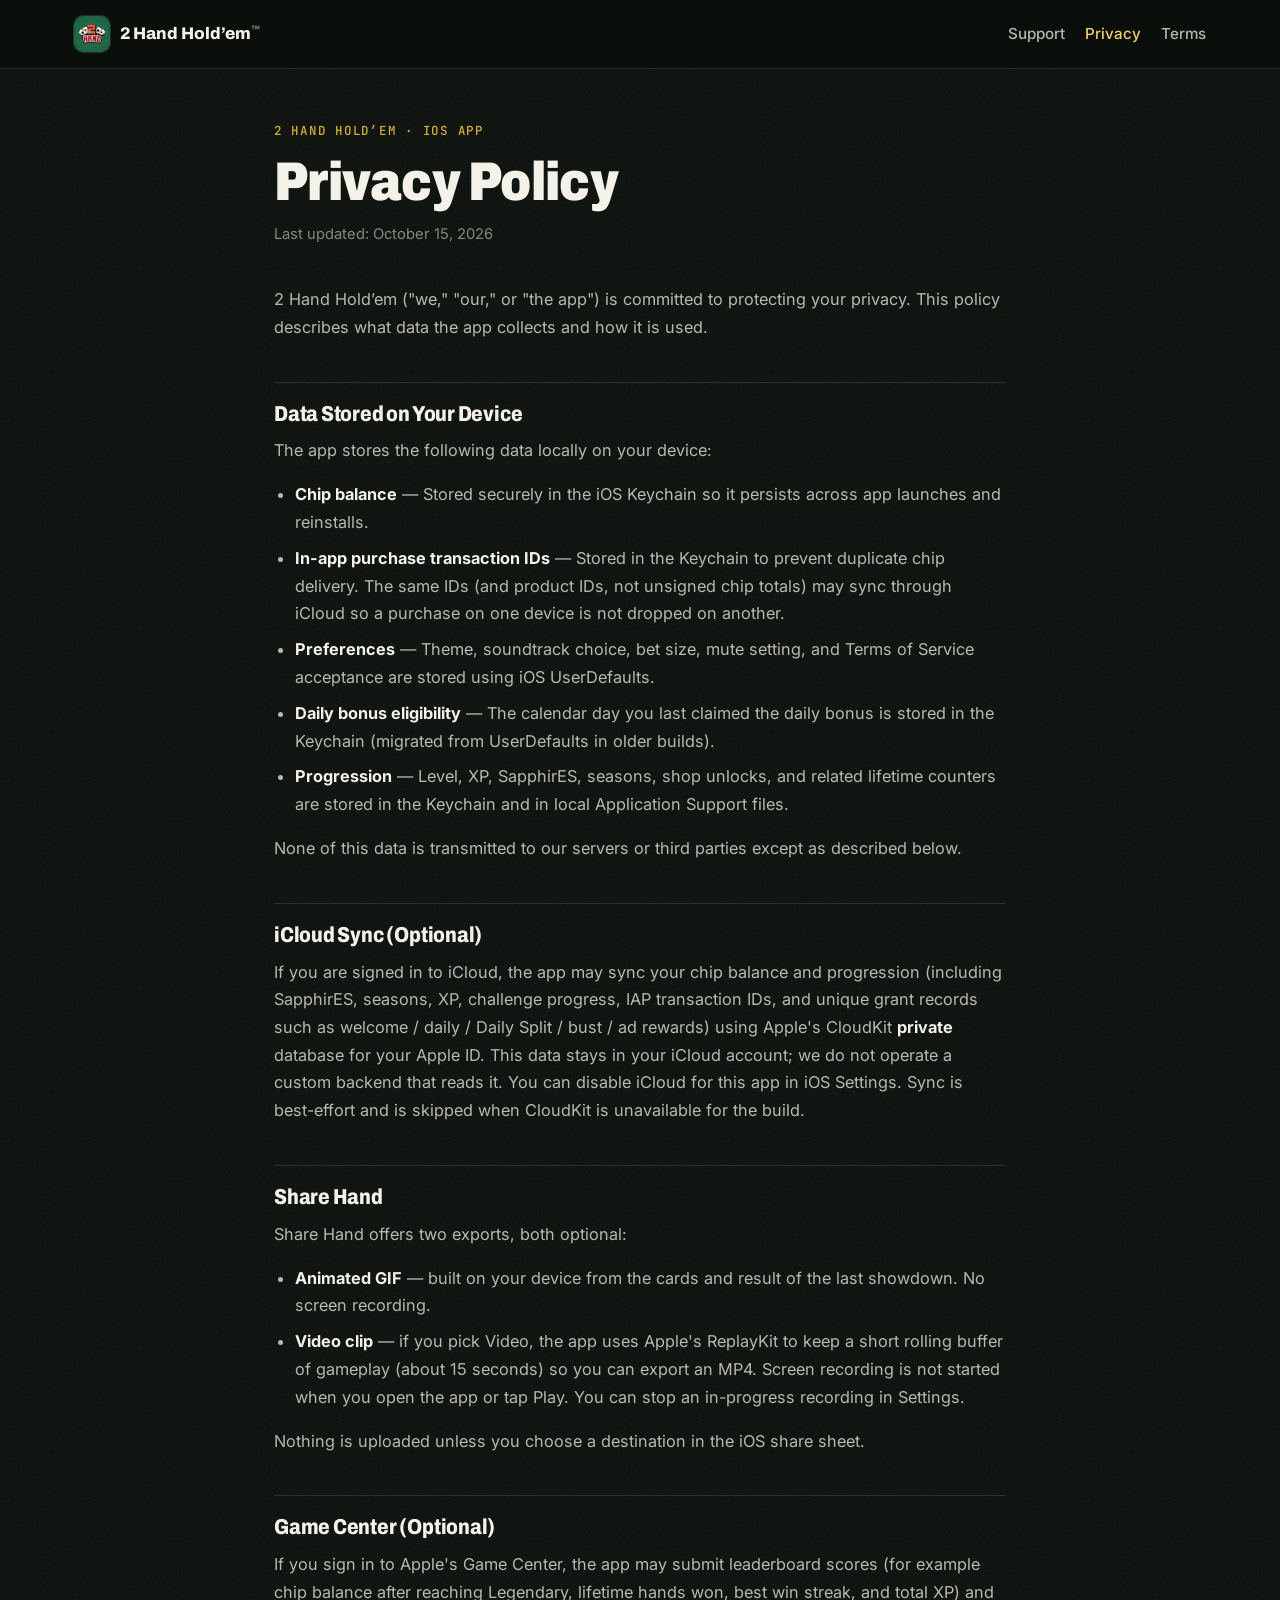
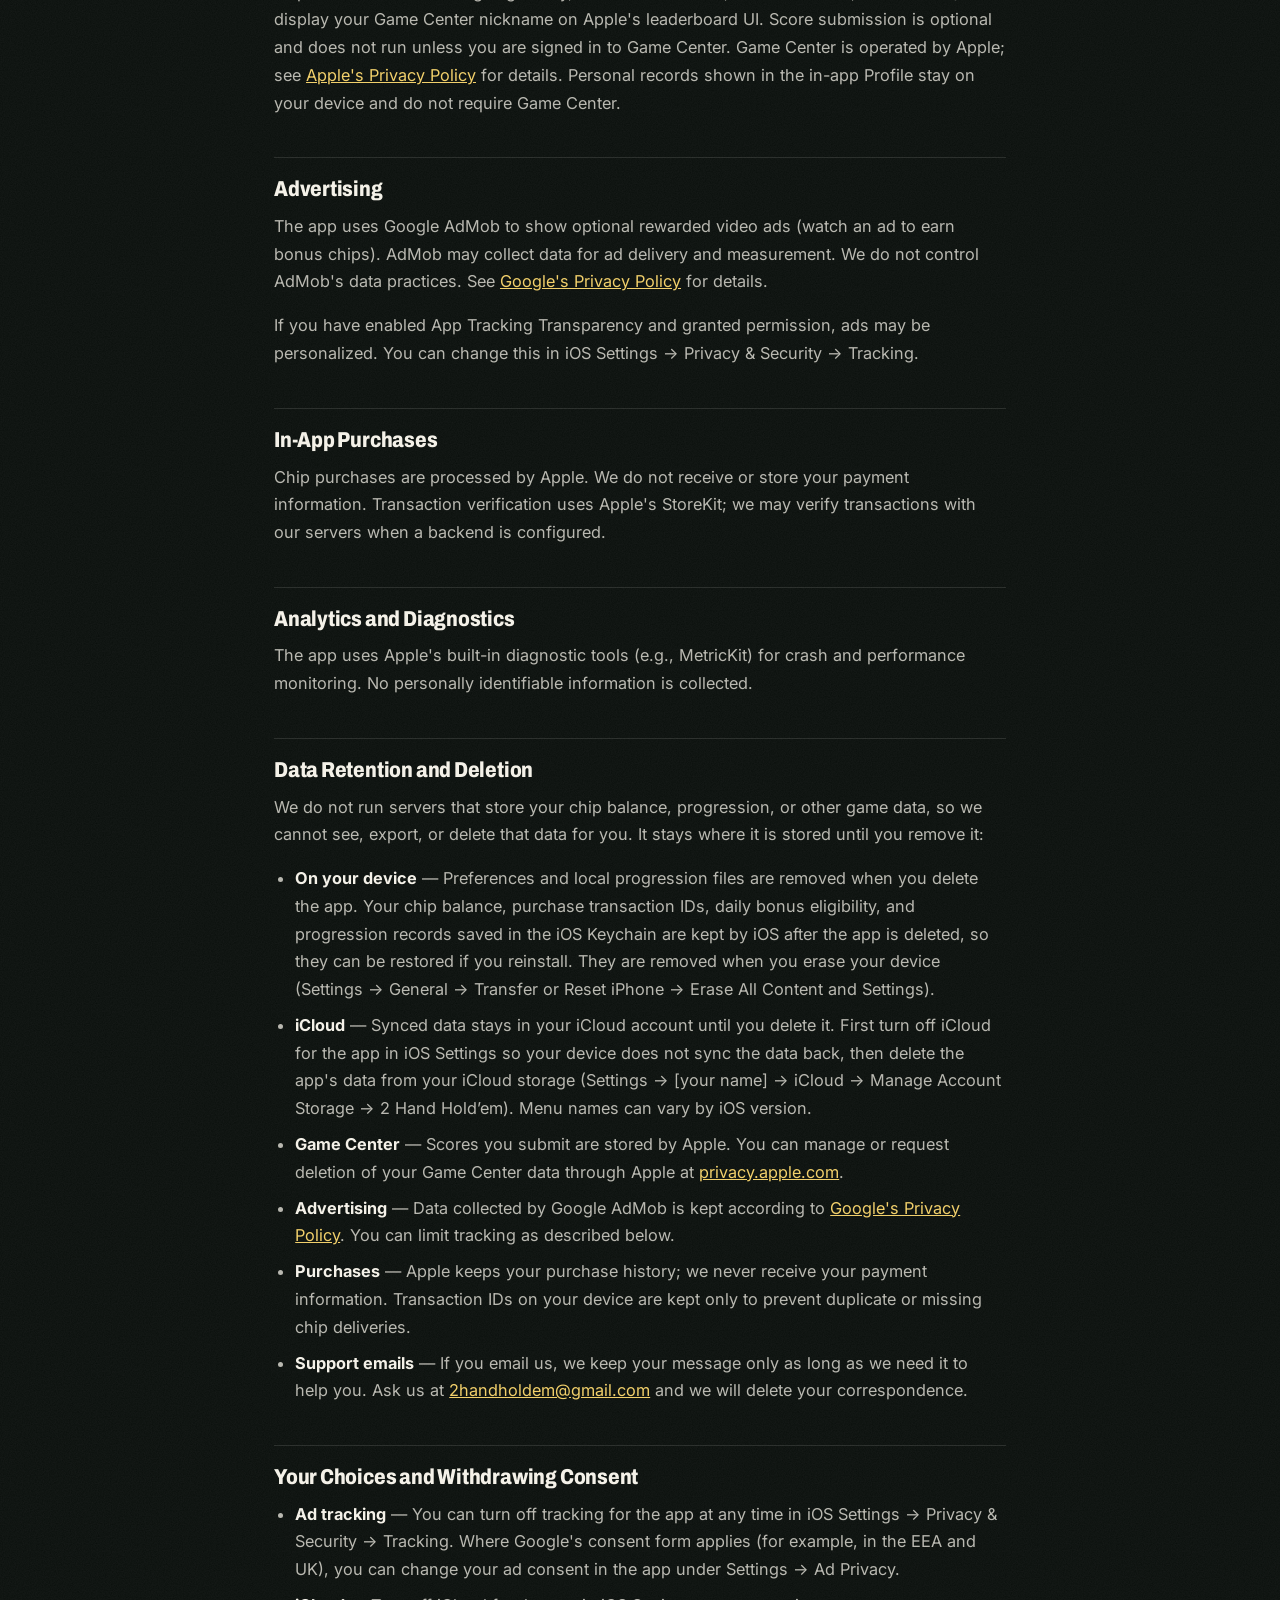
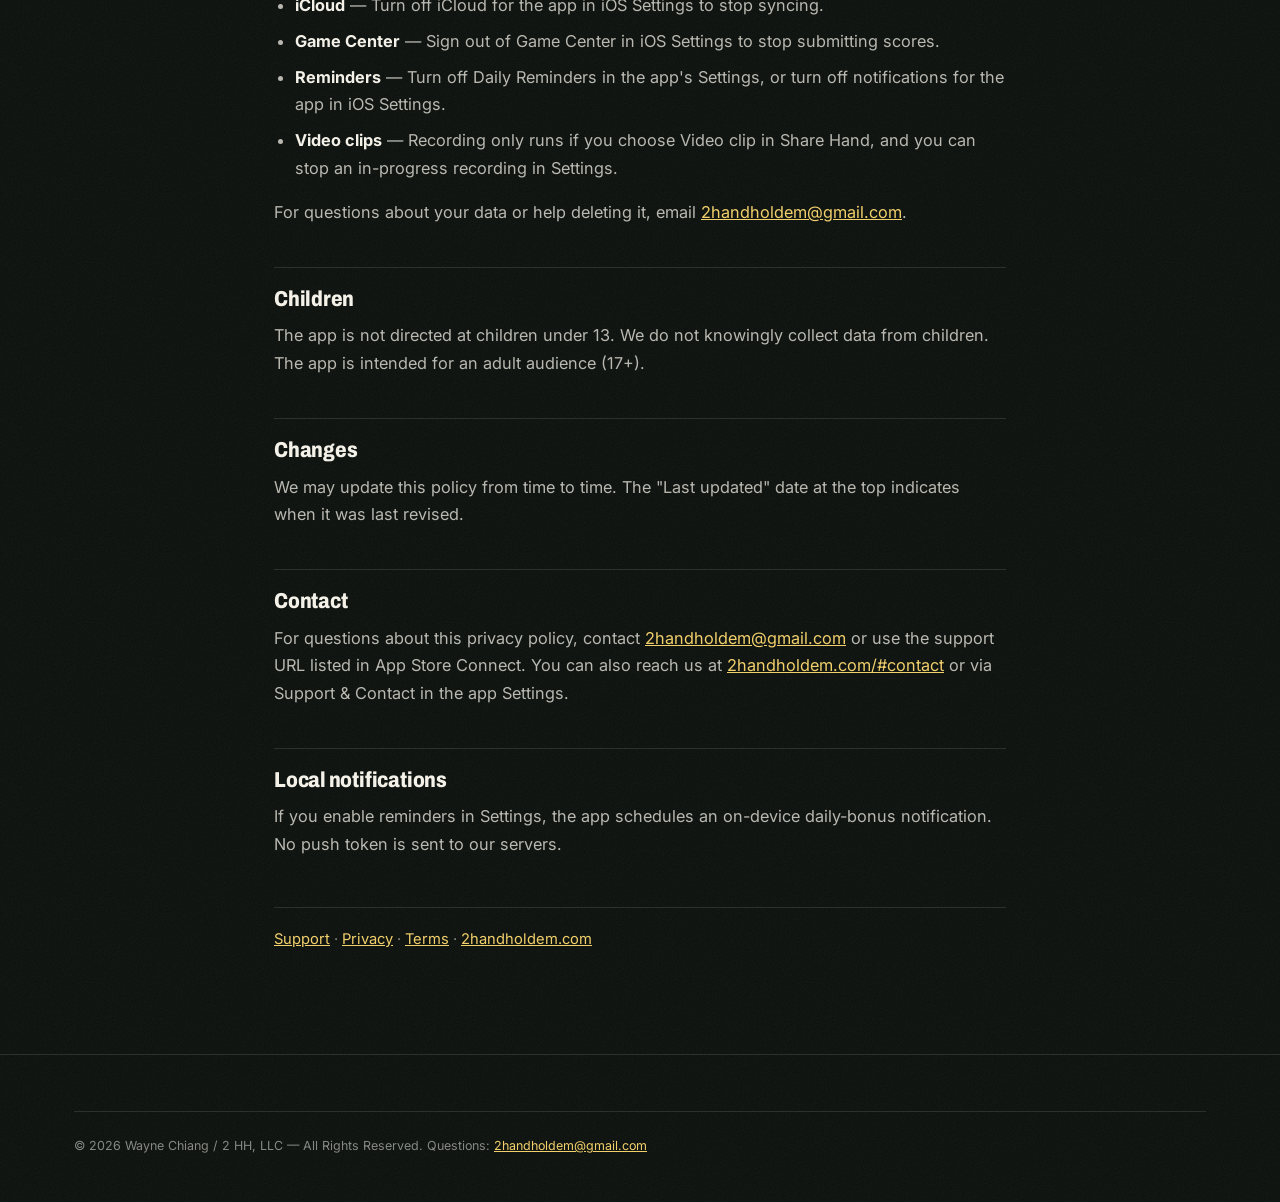
<file: app/privacy/index.html>
<!doctype html>
<html lang="en">
<head>
  <meta charset="utf-8" />
  <meta name="viewport" content="width=device-width, initial-scale=1, viewport-fit=cover" />
  <title>Privacy Policy — 2 Hand Hold’em</title>
  <meta name="description" content="Privacy Policy for the 2 Hand Hold’em iOS app: what is stored on your device, optional iCloud and Game Center, ads, and purchases." />
  <link rel="canonical" href="https://www.2handholdem.com/app/privacy/" />
  <meta name="theme-color" content="#0b1a12" />
  <meta name="robots" content="index,follow" />
  <link rel="icon" type="image/png" href="../../assets/img/favicon.png" />
  <link rel="apple-touch-icon" href="../../assets/img/apple-touch-icon.png" />
  <link rel="preconnect" href="https://fonts.googleapis.com" />
  <link rel="preconnect" href="https://fonts.gstatic.com" crossorigin />
  <link href="https://fonts.googleapis.com/css2?family=Archivo:wdth,wght@75..100,600..900&family=Inter:wght@400;500;600;700&family=JetBrains+Mono:wght@500;700&display=swap" rel="stylesheet" />
  <link rel="stylesheet" href="../../style.css" />
</head>
<body class="legal-body">
  <a class="skip" href="#main">Skip to content</a>
  <header class="site-header scrolled">
    <div class="wrap header-inner">
      <a class="brand" href="../../" aria-label="2 Hand Hold’em home">
        <img src="../../assets/img/app-icon.webp" alt="" width="36" height="36" />
        <span>2 Hand Hold’em<sup>™</sup></span>
      </a>
      <nav class="legal-nav" aria-label="App legal">
        <a href="../support/">Support</a>
        <a href="../privacy/" aria-current="page">Privacy</a>
        <a href="../terms/">Terms</a>
      </nav>
    </div>
  </header>

  <main id="main" class="legal-page wrap">
    <p class="eyebrow">2 Hand Hold’em · iOS app</p>
    <h1>Privacy Policy</h1>
    <p class="legal-meta">Last updated: October 15, 2026</p>

    <article class="legal-doc">
      <p>2 Hand Hold’em ("we," "our," or "the app") is committed to protecting your privacy. This policy describes what data the app collects and how it is used.</p>

      <h2>Data Stored on Your Device</h2>
      <p>The app stores the following data locally on your device:</p>
      <ul>
        <li><strong>Chip balance</strong> — Stored securely in the iOS Keychain so it persists across app launches and reinstalls.</li>
        <li><strong>In-app purchase transaction IDs</strong> — Stored in the Keychain to prevent duplicate chip delivery. The same IDs (and product IDs, not unsigned chip totals) may sync through iCloud so a purchase on one device is not dropped on another.</li>
        <li><strong>Preferences</strong> — Theme, soundtrack choice, bet size, mute setting, and Terms of Service acceptance are stored using iOS UserDefaults.</li>
        <li><strong>Daily bonus eligibility</strong> — The calendar day you last claimed the daily bonus is stored in the Keychain (migrated from UserDefaults in older builds).</li>
        <li><strong>Progression</strong> — Level, XP, SapphirES, seasons, shop unlocks, and related lifetime counters are stored in the Keychain and in local Application Support files.</li>
      </ul>
      <p>None of this data is transmitted to our servers or third parties except as described below.</p>

      <h2>iCloud Sync (Optional)</h2>
      <p>If you are signed in to iCloud, the app may sync your chip balance and progression (including SapphirES, seasons, XP, challenge progress, IAP transaction IDs, and unique grant records such as welcome / daily / Daily Split / bust / ad rewards) using Apple's CloudKit <strong>private</strong> database for your Apple ID. This data stays in your iCloud account; we do not operate a custom backend that reads it. You can disable iCloud for this app in iOS Settings. Sync is best-effort and is skipped when CloudKit is unavailable for the build.</p>

      <h2>Share Hand</h2>
      <p>Share Hand offers two exports, both optional:</p>
      <ul>
        <li><strong>Animated GIF</strong> — built on your device from the cards and result of the last showdown. No screen recording.</li>
        <li><strong>Video clip</strong> — if you pick Video, the app uses Apple's ReplayKit to keep a short rolling buffer of gameplay (about 15 seconds) so you can export an MP4. Screen recording is not started when you open the app or tap Play. You can stop an in-progress recording in Settings.</li>
      </ul>
      <p>Nothing is uploaded unless you choose a destination in the iOS share sheet.</p>

      <h2>Game Center (Optional)</h2>
      <p>If you sign in to Apple's Game Center, the app may submit leaderboard scores (for example chip balance after reaching Legendary, lifetime hands won, best win streak, and total XP) and display your Game Center nickname on Apple's leaderboard UI. Score submission is optional and does not run unless you are signed in to Game Center. Game Center is operated by Apple; see <a href="https://www.apple.com/privacy/">Apple's Privacy Policy</a> for details. Personal records shown in the in-app Profile stay on your device and do not require Game Center.</p>

      <h2>Advertising</h2>
      <p>The app uses Google AdMob to show optional rewarded video ads (watch an ad to earn bonus chips). AdMob may collect data for ad delivery and measurement. We do not control AdMob's data practices. See <a href="https://policies.google.com/privacy">Google's Privacy Policy</a> for details.</p>
      <p>If you have enabled App Tracking Transparency and granted permission, ads may be personalized. You can change this in iOS Settings → Privacy &amp; Security → Tracking.</p>

      <h2>In-App Purchases</h2>
      <p>Chip purchases are processed by Apple. We do not receive or store your payment information. Transaction verification uses Apple's StoreKit; we may verify transactions with our servers when a backend is configured.</p>

      <h2>Analytics and Diagnostics</h2>
      <p>The app uses Apple's built-in diagnostic tools (e.g., MetricKit) for crash and performance monitoring. No personally identifiable information is collected.</p>

      <h2>Data Retention and Deletion</h2>
      <p>We do not run servers that store your chip balance, progression, or other game data, so we cannot see, export, or delete that data for you. It stays where it is stored until you remove it:</p>
      <ul>
        <li><strong>On your device</strong> — Preferences and local progression files are removed when you delete the app. Your chip balance, purchase transaction IDs, daily bonus eligibility, and progression records saved in the iOS Keychain are kept by iOS after the app is deleted, so they can be restored if you reinstall. They are removed when you erase your device (Settings → General → Transfer or Reset iPhone → Erase All Content and Settings).</li>
        <li><strong>iCloud</strong> — Synced data stays in your iCloud account until you delete it. First turn off iCloud for the app in iOS Settings so your device does not sync the data back, then delete the app's data from your iCloud storage (Settings → [your name] → iCloud → Manage Account Storage → 2 Hand Hold’em). Menu names can vary by iOS version.</li>
        <li><strong>Game Center</strong> — Scores you submit are stored by Apple. You can manage or request deletion of your Game Center data through Apple at <a href="https://privacy.apple.com/">privacy.apple.com</a>.</li>
        <li><strong>Advertising</strong> — Data collected by Google AdMob is kept according to <a href="https://policies.google.com/privacy">Google's Privacy Policy</a>. You can limit tracking as described below.</li>
        <li><strong>Purchases</strong> — Apple keeps your purchase history; we never receive your payment information. Transaction IDs on your device are kept only to prevent duplicate or missing chip deliveries.</li>
        <li><strong>Support emails</strong> — If you email us, we keep your message only as long as we need it to help you. Ask us at <a href="mailto:2handholdem@gmail.com">2handholdem@gmail.com</a> and we will delete your correspondence.</li>
      </ul>

      <h2>Your Choices and Withdrawing Consent</h2>
      <ul>
        <li><strong>Ad tracking</strong> — You can turn off tracking for the app at any time in iOS Settings → Privacy &amp; Security → Tracking. Where Google's consent form applies (for example, in the EEA and UK), you can change your ad consent in the app under Settings → Ad Privacy.</li>
        <li><strong>iCloud</strong> — Turn off iCloud for the app in iOS Settings to stop syncing.</li>
        <li><strong>Game Center</strong> — Sign out of Game Center in iOS Settings to stop submitting scores.</li>
        <li><strong>Reminders</strong> — Turn off Daily Reminders in the app's Settings, or turn off notifications for the app in iOS Settings.</li>
        <li><strong>Video clips</strong> — Recording only runs if you choose Video clip in Share Hand, and you can stop an in-progress recording in Settings.</li>
      </ul>
      <p>For questions about your data or help deleting it, email <a href="mailto:2handholdem@gmail.com">2handholdem@gmail.com</a>.</p>

      <h2>Children</h2>
      <p>The app is not directed at children under 13. We do not knowingly collect data from children. The app is intended for an adult audience (17+).</p>

      <h2>Changes</h2>
      <p>We may update this policy from time to time. The "Last updated" date at the top indicates when it was last revised.</p>

      <h2>Contact</h2>
      <p>For questions about this privacy policy, contact <a href="mailto:2handholdem@gmail.com">2handholdem@gmail.com</a> or use the support URL listed in App Store Connect. You can also reach us at <a href="../../#contact">2handholdem.com/#contact</a> or via Support &amp; Contact in the app Settings.</p>

      <h2>Local notifications</h2>
      <p>If you enable reminders in Settings, the app schedules an on-device daily-bonus notification. No push token is sent to our servers.</p>
    </article>

    <p class="legal-siblings"><a href="../support/">Support</a> · <a href="../privacy/" aria-current="page">Privacy</a> · <a href="../terms/">Terms</a> · <a href="../../">2handholdem.com</a></p>
  </main>

  <footer class="site-footer">
    <div class="wrap">
      <div class="legal">
        <p>© 2026 Wayne Chiang / 2 HH, LLC — All Rights Reserved. Questions: <a href="mailto:2handholdem@gmail.com">2handholdem@gmail.com</a></p>
      </div>
    </div>
  </footer>
</body>
</html>
</file>
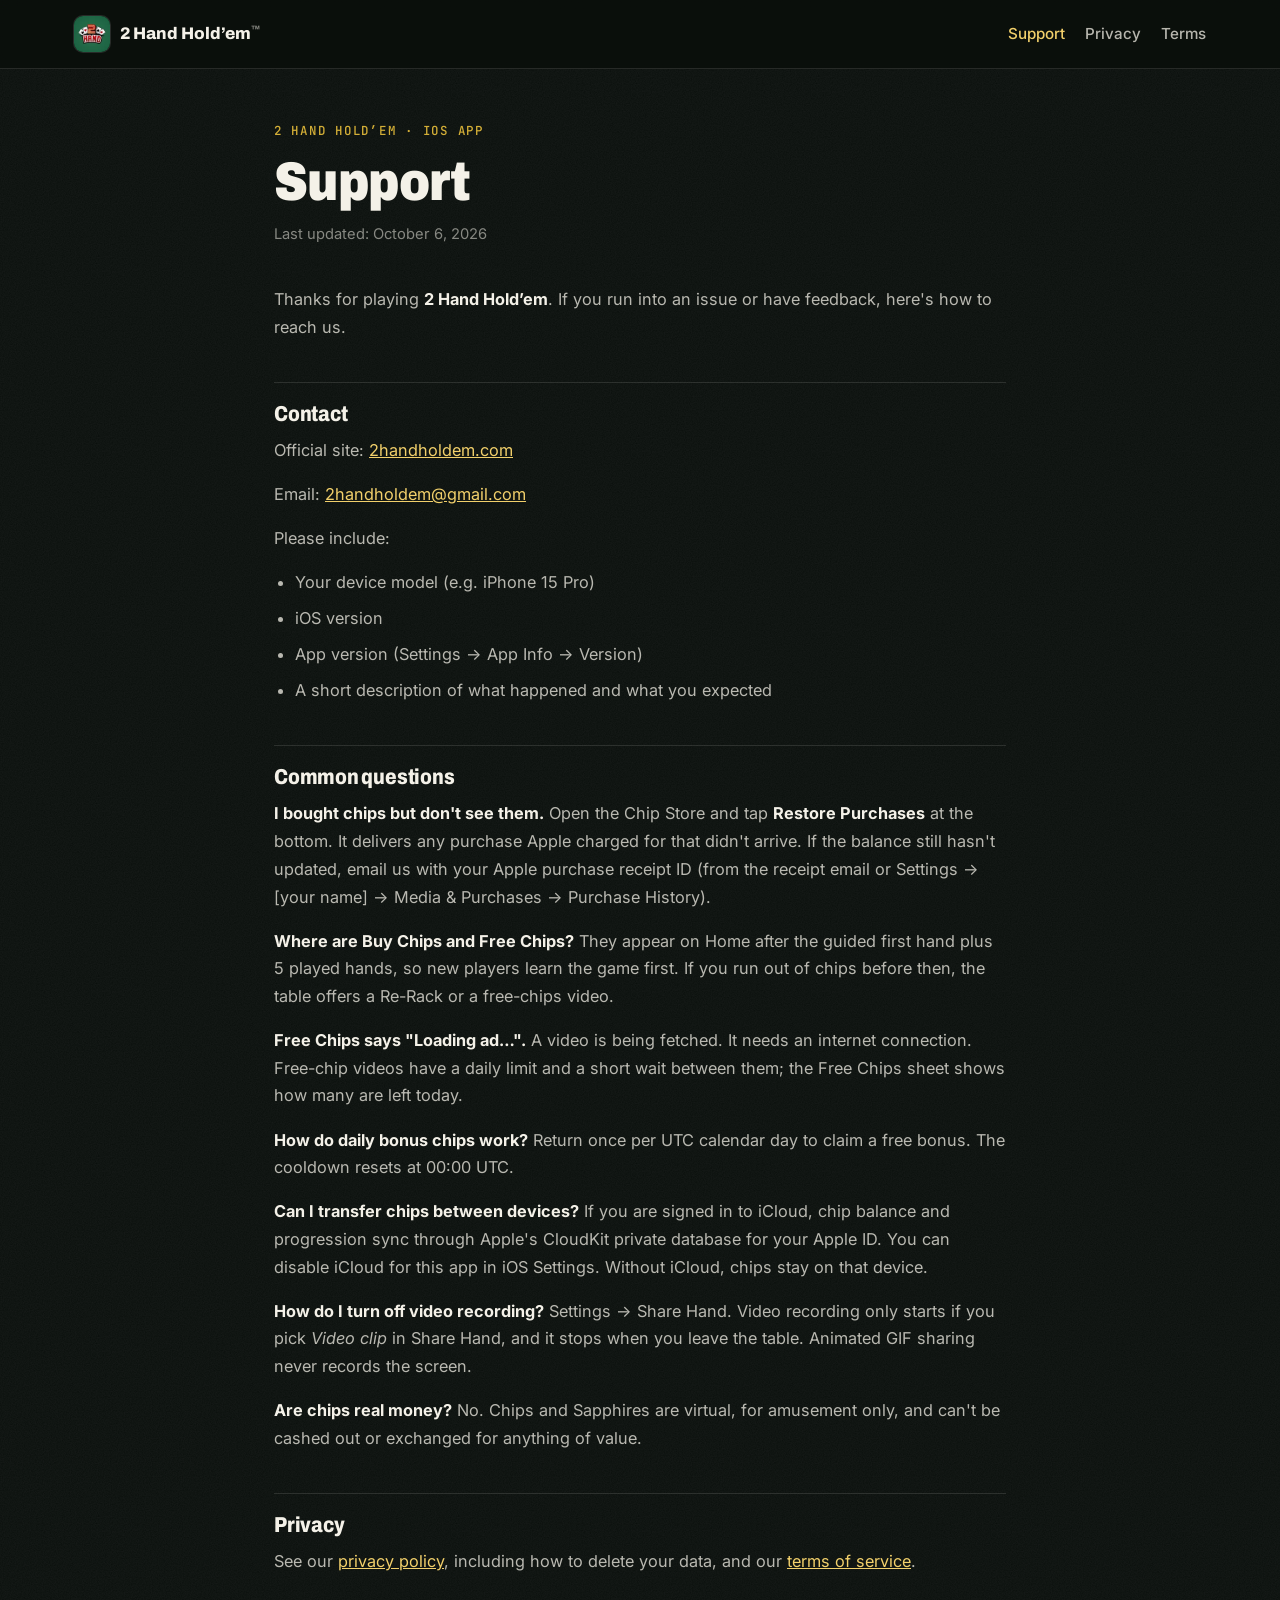
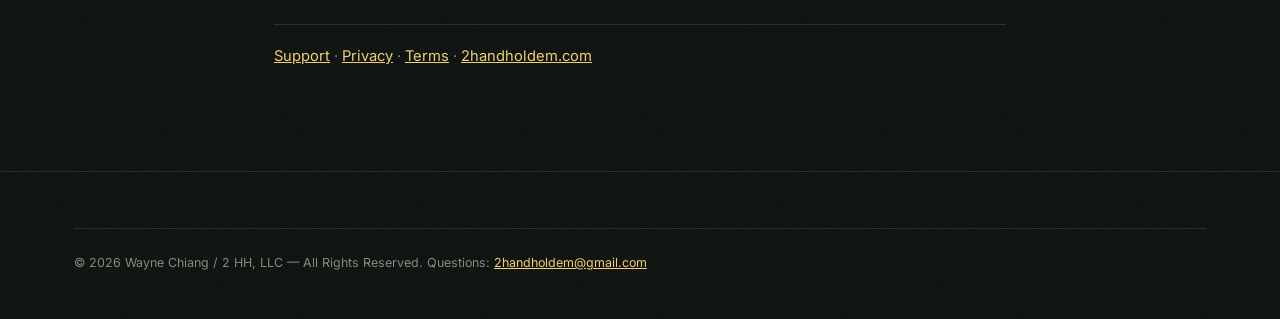
<file: app/support/index.html>
<!doctype html>
<html lang="en">
<head>
  <meta charset="utf-8" />
  <meta name="viewport" content="width=device-width, initial-scale=1, viewport-fit=cover" />
  <title>Support — 2 Hand Hold’em</title>
  <meta name="description" content="Get help with the 2 Hand Hold’em iOS app: contact, purchases, free chips, iCloud sync, and common questions." />
  <link rel="canonical" href="https://www.2handholdem.com/app/support/" />
  <meta name="theme-color" content="#0b1a12" />
  <meta name="robots" content="index,follow" />
  <link rel="icon" type="image/png" href="../../assets/img/favicon.png" />
  <link rel="apple-touch-icon" href="../../assets/img/apple-touch-icon.png" />
  <link rel="preconnect" href="https://fonts.googleapis.com" />
  <link rel="preconnect" href="https://fonts.gstatic.com" crossorigin />
  <link href="https://fonts.googleapis.com/css2?family=Archivo:wdth,wght@75..100,600..900&family=Inter:wght@400;500;600;700&family=JetBrains+Mono:wght@500;700&display=swap" rel="stylesheet" />
  <link rel="stylesheet" href="../../style.css" />
</head>
<body class="legal-body">
  <a class="skip" href="#main">Skip to content</a>
  <header class="site-header scrolled">
    <div class="wrap header-inner">
      <a class="brand" href="../../" aria-label="2 Hand Hold’em home">
        <img src="../../assets/img/app-icon.webp" alt="" width="36" height="36" />
        <span>2 Hand Hold’em<sup>™</sup></span>
      </a>
      <nav class="legal-nav" aria-label="App legal">
        <a href="../support/" aria-current="page">Support</a>
        <a href="../privacy/">Privacy</a>
        <a href="../terms/">Terms</a>
      </nav>
    </div>
  </header>

  <main id="main" class="legal-page wrap">
    <p class="eyebrow">2 Hand Hold’em · iOS app</p>
    <h1>Support</h1>
    <p class="legal-meta">Last updated: October 6, 2026</p>

    <article class="legal-doc">
      <p>Thanks for playing <strong>2 Hand Hold’em</strong>. If you run into an issue or have feedback, here's how to reach us.</p>

      <h2>Contact</h2>
      <p>Official site: <a href="../../">2handholdem.com</a></p>
      <p>Email: <a href="mailto:2handholdem@gmail.com">2handholdem@gmail.com</a></p>
      <p>Please include:</p>
      <ul>
        <li>Your device model (e.g. iPhone 15 Pro)</li>
        <li>iOS version</li>
        <li>App version (Settings → App Info → Version)</li>
        <li>A short description of what happened and what you expected</li>
      </ul>

      <h2>Common questions</h2>
      <p><strong>I bought chips but don't see them.</strong> Open the Chip Store and tap <strong>Restore Purchases</strong> at the bottom. It delivers any purchase Apple charged for that didn't arrive. If the balance still hasn't updated, email us with your Apple purchase receipt ID (from the receipt email or Settings → [your name] → Media &amp; Purchases → Purchase History).</p>
      <p><strong>Where are Buy Chips and Free Chips?</strong> They appear on Home after the guided first hand plus 5 played hands, so new players learn the game first. If you run out of chips before then, the table offers a Re-Rack or a free-chips video.</p>
      <p><strong>Free Chips says "Loading ad…".</strong> A video is being fetched. It needs an internet connection. Free-chip videos have a daily limit and a short wait between them; the Free Chips sheet shows how many are left today.</p>
      <p><strong>How do daily bonus chips work?</strong> Return once per UTC calendar day to claim a free bonus. The cooldown resets at 00:00 UTC.</p>
      <p><strong>Can I transfer chips between devices?</strong> If you are signed in to iCloud, chip balance and progression sync through Apple's CloudKit private database for your Apple ID. You can disable iCloud for this app in iOS Settings. Without iCloud, chips stay on that device.</p>
      <p><strong>How do I turn off video recording?</strong> Settings → Share Hand. Video recording only starts if you pick <em>Video clip</em> in Share Hand, and it stops when you leave the table. Animated GIF sharing never records the screen.</p>
      <p><strong>Are chips real money?</strong> No. Chips and Sapphires are virtual, for amusement only, and can't be cashed out or exchanged for anything of value.</p>

      <h2>Privacy</h2>
      <p>See our <a href="../privacy/">privacy policy</a>, including how to delete your data, and our <a href="../terms/">terms of service</a>.</p>
    </article>

    <p class="legal-siblings"><a href="../support/" aria-current="page">Support</a> · <a href="../privacy/">Privacy</a> · <a href="../terms/">Terms</a> · <a href="../../">2handholdem.com</a></p>
  </main>

  <footer class="site-footer">
    <div class="wrap">
      <div class="legal">
        <p>© 2026 Wayne Chiang / 2 HH, LLC — All Rights Reserved. Questions: <a href="mailto:2handholdem@gmail.com">2handholdem@gmail.com</a></p>
      </div>
    </div>
  </footer>
</body>
</html>
</file>
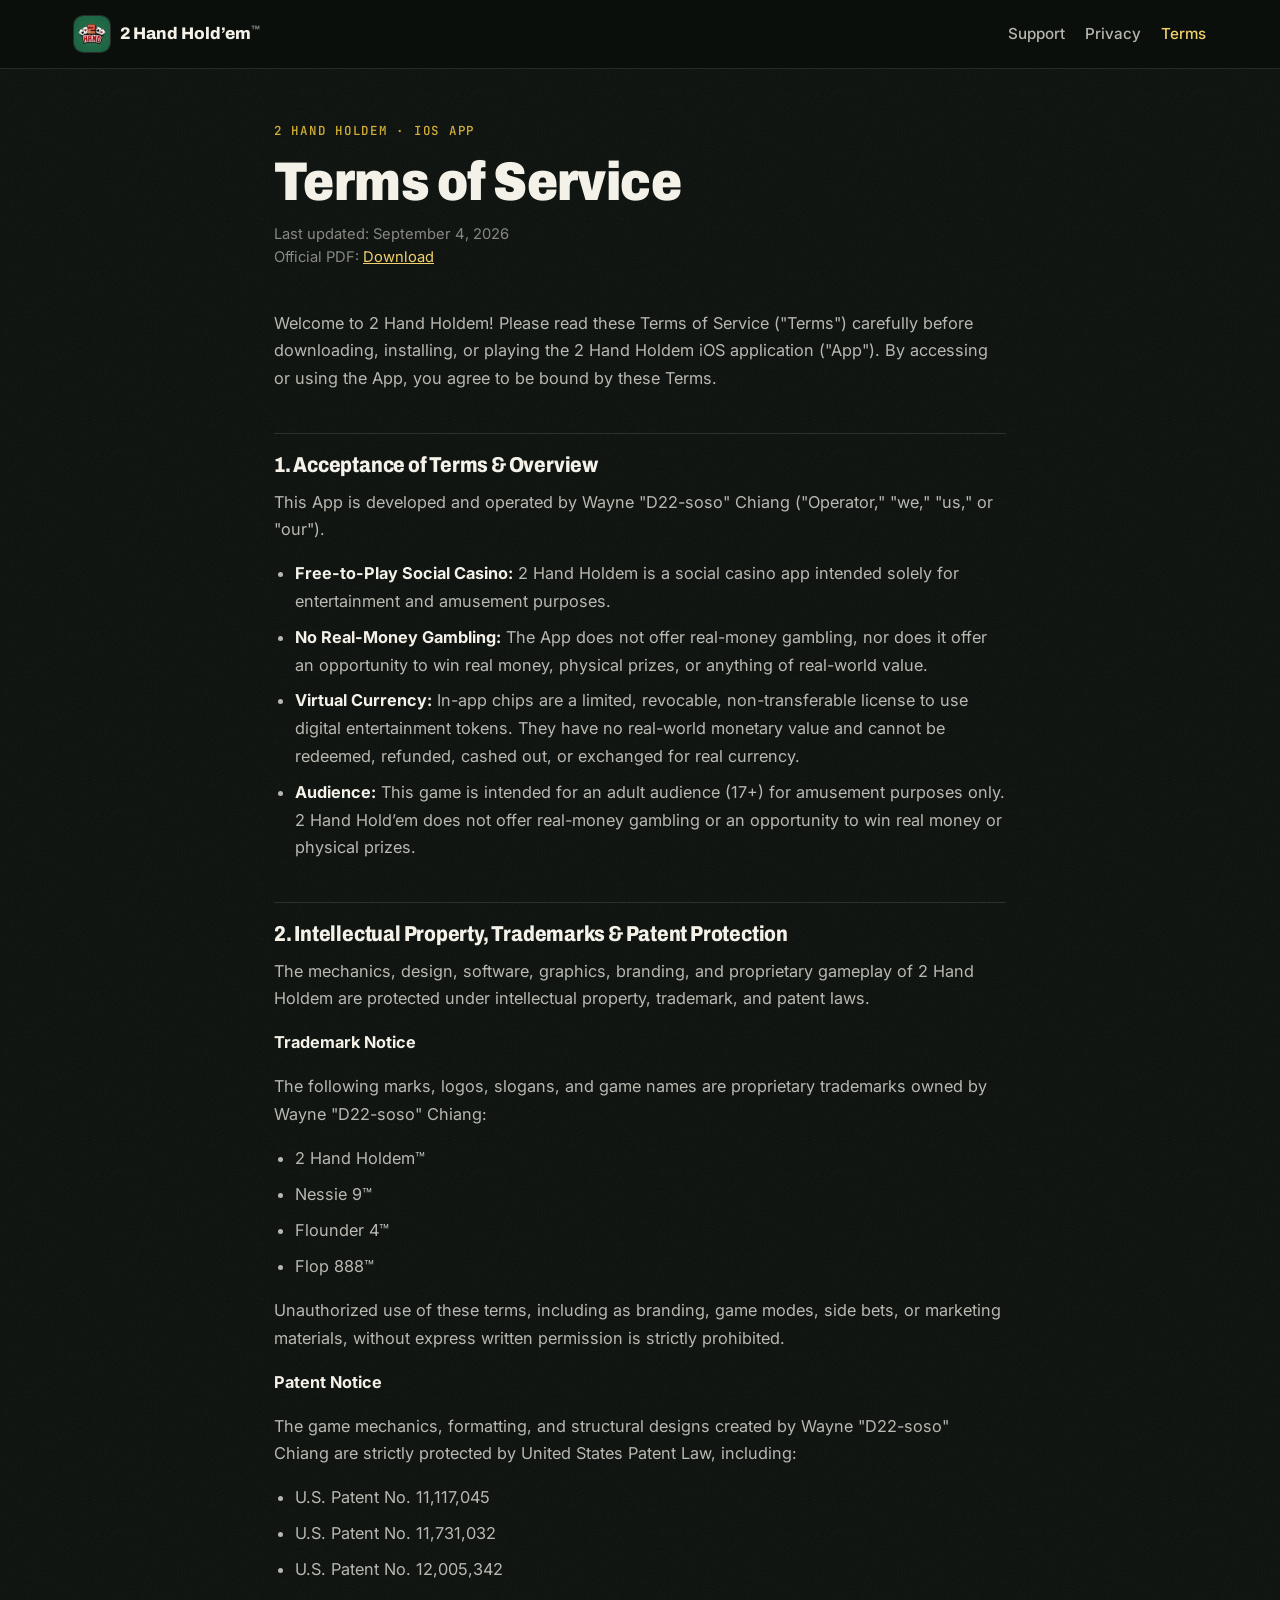
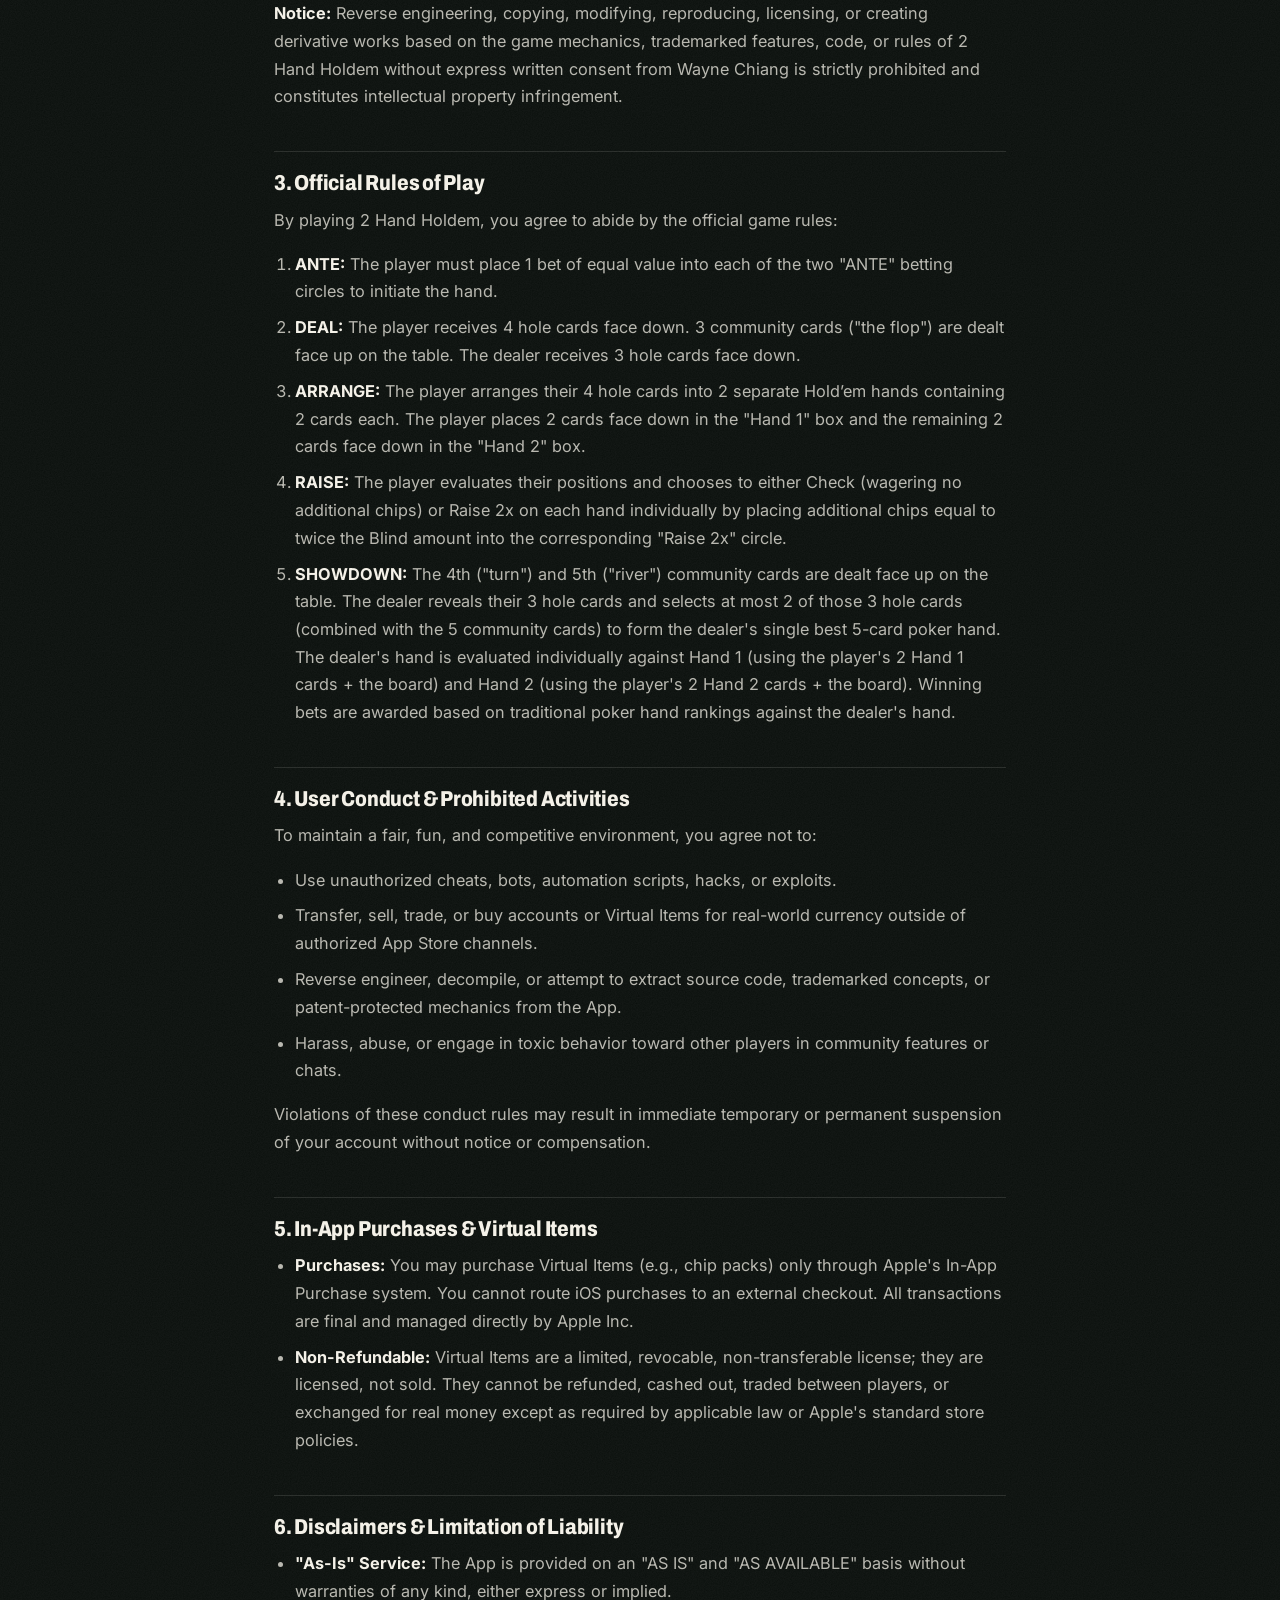
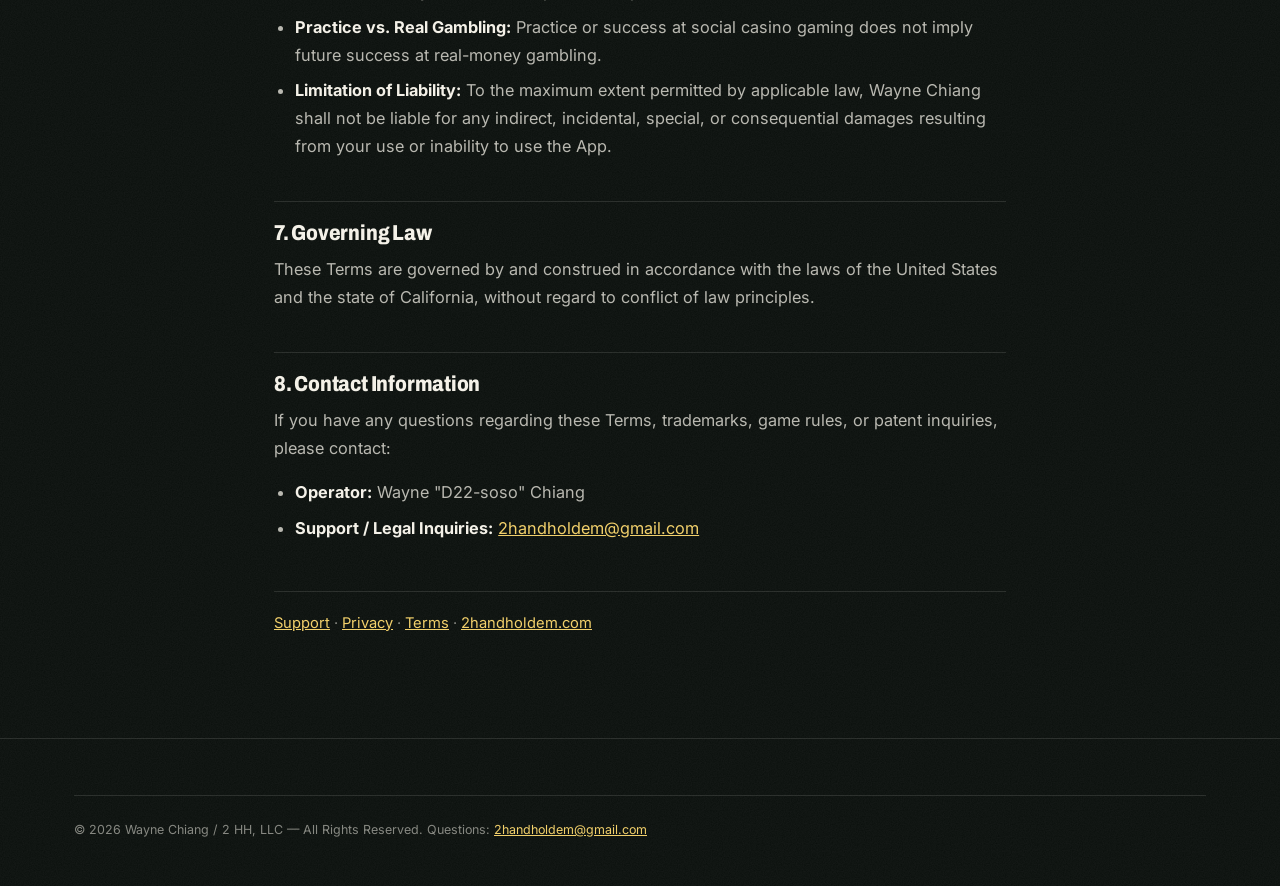
<file: app/terms/index.html>
<!doctype html>
<html lang="en">
<head>
  <meta charset="utf-8" />
  <meta name="viewport" content="width=device-width, initial-scale=1, viewport-fit=cover" />
  <title>Terms of Service — 2 Hand Hold’em</title>
  <meta name="description" content="Terms of Service for the 2 Hand Hold’em iOS app." />
  <link rel="canonical" href="https://www.2handholdem.com/app/terms/" />
  <meta name="theme-color" content="#0b1a12" />
  <meta name="robots" content="index,follow" />
  <link rel="icon" type="image/png" href="../../assets/img/favicon.png" />
  <link rel="apple-touch-icon" href="../../assets/img/apple-touch-icon.png" />
  <link rel="preconnect" href="https://fonts.googleapis.com" />
  <link rel="preconnect" href="https://fonts.gstatic.com" crossorigin />
  <link href="https://fonts.googleapis.com/css2?family=Archivo:wdth,wght@75..100,600..900&family=Inter:wght@400;500;600;700&family=JetBrains+Mono:wght@500;700&display=swap" rel="stylesheet" />
  <link rel="stylesheet" href="../../style.css" />
</head>
<body class="legal-body">
  <a class="skip" href="#main">Skip to content</a>
  <header class="site-header scrolled">
    <div class="wrap header-inner">
      <a class="brand" href="../../" aria-label="2 Hand Hold’em home">
        <img src="../../assets/img/app-icon.webp" alt="" width="36" height="36" />
        <span>2 Hand Hold’em<sup>™</sup></span>
      </a>
      <nav class="legal-nav" aria-label="App legal">
        <a href="../support/">Support</a>
        <a href="../privacy/">Privacy</a>
        <a href="../terms/" aria-current="page">Terms</a>
      </nav>
    </div>
  </header>

  <main id="main" class="legal-page wrap">
    <p class="eyebrow">2 Hand Holdem · iOS app</p>
    <h1>Terms of Service</h1>
    <p class="legal-meta">Last updated: September 4, 2026<br>
      Official PDF: <a href="../terms.pdf">Download</a></p>

    <article class="legal-doc">
      <p>Welcome to 2 Hand Holdem! Please read these Terms of Service ("Terms") carefully before downloading, installing, or playing the 2 Hand Holdem iOS application ("App"). By accessing or using the App, you agree to be bound by these Terms.</p>

      <h2>1. Acceptance of Terms &amp; Overview</h2>
      <p>This App is developed and operated by Wayne "D22-soso" Chiang ("Operator," "we," "us," or "our").</p>
      <ul>
        <li><strong>Free-to-Play Social Casino:</strong> 2 Hand Holdem is a social casino app intended solely for entertainment and amusement purposes.</li>
        <li><strong>No Real-Money Gambling:</strong> The App does not offer real-money gambling, nor does it offer an opportunity to win real money, physical prizes, or anything of real-world value.</li>
        <li><strong>Virtual Currency:</strong> In-app chips are a limited, revocable, non-transferable license to use digital entertainment tokens. They have no real-world monetary value and cannot be redeemed, refunded, cashed out, or exchanged for real currency.</li>
        <li><strong>Audience:</strong> This game is intended for an adult audience (17+) for amusement purposes only. 2 Hand Hold’em does not offer real-money gambling or an opportunity to win real money or physical prizes.</li>
      </ul>

      <h2>2. Intellectual Property, Trademarks &amp; Patent Protection</h2>
      <p>The mechanics, design, software, graphics, branding, and proprietary gameplay of 2 Hand Holdem are protected under intellectual property, trademark, and patent laws.</p>
      <p><strong>Trademark Notice</strong></p>
      <p>The following marks, logos, slogans, and game names are proprietary trademarks owned by Wayne "D22-soso" Chiang:</p>
      <ul>
        <li>2 Hand Holdem™</li>
        <li>Nessie 9™</li>
        <li>Flounder 4™</li>
        <li>Flop 888™</li>
      </ul>
      <p>Unauthorized use of these terms, including as branding, game modes, side bets, or marketing materials, without express written permission is strictly prohibited.</p>
      <p><strong>Patent Notice</strong></p>
      <p>The game mechanics, formatting, and structural designs created by Wayne "D22-soso" Chiang are strictly protected by United States Patent Law, including:</p>
      <ul>
        <li>U.S. Patent No. 11,117,045</li>
        <li>U.S. Patent No. 11,731,032</li>
        <li>U.S. Patent No. 12,005,342</li>
      </ul>
      <p><strong>Notice:</strong> Reverse engineering, copying, modifying, reproducing, licensing, or creating derivative works based on the game mechanics, trademarked features, code, or rules of 2 Hand Holdem without express written consent from Wayne Chiang is strictly prohibited and constitutes intellectual property infringement.</p>

      <h2>3. Official Rules of Play</h2>
      <p>By playing 2 Hand Holdem, you agree to abide by the official game rules:</p>
      <ol>
        <li><strong>ANTE:</strong> The player must place 1 bet of equal value into each of the two "ANTE" betting circles to initiate the hand.</li>
        <li><strong>DEAL:</strong> The player receives 4 hole cards face down. 3 community cards ("the flop") are dealt face up on the table. The dealer receives 3 hole cards face down.</li>
        <li><strong>ARRANGE:</strong> The player arranges their 4 hole cards into 2 separate Hold’em hands containing 2 cards each. The player places 2 cards face down in the "Hand 1" box and the remaining 2 cards face down in the "Hand 2" box.</li>
        <li><strong>RAISE:</strong> The player evaluates their positions and chooses to either Check (wagering no additional chips) or Raise 2x on each hand individually by placing additional chips equal to twice the Blind amount into the corresponding "Raise 2x" circle.</li>
        <li><strong>SHOWDOWN:</strong> The 4th ("turn") and 5th ("river") community cards are dealt face up on the table. The dealer reveals their 3 hole cards and selects at most 2 of those 3 hole cards (combined with the 5 community cards) to form the dealer's single best 5-card poker hand. The dealer's hand is evaluated individually against Hand 1 (using the player's 2 Hand 1 cards + the board) and Hand 2 (using the player's 2 Hand 2 cards + the board). Winning bets are awarded based on traditional poker hand rankings against the dealer's hand.</li>
      </ol>

      <h2>4. User Conduct &amp; Prohibited Activities</h2>
      <p>To maintain a fair, fun, and competitive environment, you agree not to:</p>
      <ul>
        <li>Use unauthorized cheats, bots, automation scripts, hacks, or exploits.</li>
        <li>Transfer, sell, trade, or buy accounts or Virtual Items for real-world currency outside of authorized App Store channels.</li>
        <li>Reverse engineer, decompile, or attempt to extract source code, trademarked concepts, or patent-protected mechanics from the App.</li>
        <li>Harass, abuse, or engage in toxic behavior toward other players in community features or chats.</li>
      </ul>
      <p>Violations of these conduct rules may result in immediate temporary or permanent suspension of your account without notice or compensation.</p>

      <h2>5. In-App Purchases &amp; Virtual Items</h2>
      <ul>
        <li><strong>Purchases:</strong> You may purchase Virtual Items (e.g., chip packs) only through Apple's In-App Purchase system. You cannot route iOS purchases to an external checkout. All transactions are final and managed directly by Apple Inc.</li>
        <li><strong>Non-Refundable:</strong> Virtual Items are a limited, revocable, non-transferable license; they are licensed, not sold. They cannot be refunded, cashed out, traded between players, or exchanged for real money except as required by applicable law or Apple's standard store policies.</li>
      </ul>

      <h2>6. Disclaimers &amp; Limitation of Liability</h2>
      <ul>
        <li><strong>"As-Is" Service:</strong> The App is provided on an "AS IS" and "AS AVAILABLE" basis without warranties of any kind, either express or implied.</li>
        <li><strong>Practice vs. Real Gambling:</strong> Practice or success at social casino gaming does not imply future success at real-money gambling.</li>
        <li><strong>Limitation of Liability:</strong> To the maximum extent permitted by applicable law, Wayne Chiang shall not be liable for any indirect, incidental, special, or consequential damages resulting from your use or inability to use the App.</li>
      </ul>

      <h2>7. Governing Law</h2>
      <p>These Terms are governed by and construed in accordance with the laws of the United States and the state of California, without regard to conflict of law principles.</p>

      <h2>8. Contact Information</h2>
      <p>If you have any questions regarding these Terms, trademarks, game rules, or patent inquiries, please contact:</p>
      <ul>
        <li><strong>Operator:</strong> Wayne "D22-soso" Chiang</li>
        <li><strong>Support / Legal Inquiries:</strong> <a href="mailto:2handholdem@gmail.com">2handholdem@gmail.com</a></li>
      </ul>
    </article>

    <p class="legal-siblings"><a href="../support/">Support</a> · <a href="../privacy/">Privacy</a> · <a href="../terms/" aria-current="page">Terms</a> · <a href="../../">2handholdem.com</a></p>
  </main>

  <footer class="site-footer">
    <div class="wrap">
      <div class="legal">
        <p>© 2026 Wayne Chiang / 2 HH, LLC — All Rights Reserved. Questions: <a href="mailto:2handholdem@gmail.com">2handholdem@gmail.com</a></p>
      </div>
    </div>
  </footer>
</body>
</html>
</file>
<file: style.css>
/* 2 Hand Hold'em — official site
   Brand: casino felt green, logo red, brand gold #d4af37 (matches the iOS app's GameTheme.brandGold).
   Suits use the app's four-color deck: ♠ black, ♥ red, ♦ blue, ♣ green. */

:root {
  --bg: #0a0f0c;
  --bg-2: #0f1712;
  --felt: #12402a;
  --felt-hi: #1d7048;
  --felt-deep: #0b2a1b;
  --ink: #f4f1e8;
  --ink-2: rgba(244, 241, 232, 0.74);
  --ink-3: rgba(244, 241, 232, 0.52);
  --gold: #d4af37;
  --gold-hi: #f2d06b;
  --red: #d42a2a;
  --line: rgba(244, 241, 232, 0.12);
  --suit-s: #17191d;
  --suit-h: #d0263a;
  --suit-d: #2361c7;
  --suit-c: #1d8746;
  --r: 16px;
  --r-sm: 10px;
  --wrap: 1180px;
  --gutter: 24px;
  --display: "Archivo", "Arial Narrow", system-ui, sans-serif;
  --body: "Inter", system-ui, -apple-system, sans-serif;
  --mono: "JetBrains Mono", ui-monospace, monospace;
  --ease-out: cubic-bezier(.22, .8, .24, 1);
  --ease-back: cubic-bezier(.3, .8, .25, 1.18);

  /* Textures (tiny SVG turbulence tiles, rasterized once and tiled) */
  --grain: url("data:image/svg+xml,%3Csvg xmlns='http://www.w3.org/2000/svg' width='180' height='180'%3E%3Cfilter id='n'%3E%3CfeTurbulence type='fractalNoise' baseFrequency='.85' numOctaves='3' stitchTiles='stitch'/%3E%3CfeColorMatrix values='0 0 0 0 1 0 0 0 0 1 0 0 0 0 1 0 0 0 .05 0'/%3E%3C/filter%3E%3Crect width='100%25' height='100%25' filter='url(%23n)'/%3E%3C/svg%3E");
  --felt-fibers: url("data:image/svg+xml,%3Csvg xmlns='http://www.w3.org/2000/svg' width='220' height='220'%3E%3Cfilter id='f'%3E%3CfeTurbulence type='fractalNoise' baseFrequency='1.3 .9' numOctaves='2' stitchTiles='stitch'/%3E%3CfeColorMatrix values='0 0 0 0 0 0 0 0 0 0 0 0 0 0 0 0 0 0 -1.1 .62'/%3E%3C/filter%3E%3Crect width='100%25' height='100%25' filter='url(%23f)'/%3E%3C/svg%3E");
  --paper: url("data:image/svg+xml,%3Csvg xmlns='http://www.w3.org/2000/svg' width='120' height='120'%3E%3Cfilter id='p'%3E%3CfeTurbulence type='fractalNoise' baseFrequency='1.1' numOctaves='2' stitchTiles='stitch'/%3E%3CfeColorMatrix values='0 0 0 0 .45 0 0 0 0 .38 0 0 0 0 .25 0 0 0 .07 0'/%3E%3C/filter%3E%3Crect width='100%25' height='100%25' filter='url(%23p)'/%3E%3C/svg%3E");
  --wood:
    repeating-linear-gradient(91deg, rgba(0,0,0,.10) 0 1px, transparent 1px 5px, rgba(255,220,170,.04) 5px 6px, transparent 6px 11px),
    repeating-linear-gradient(89deg, rgba(0,0,0,.08) 0 2px, transparent 2px 23px),
    linear-gradient(180deg, #6a3e1d 0%, #4a2a12 55%, #331c0b 100%);
  color-scheme: dark;
}

* { box-sizing: border-box; }
html { scroll-behavior: smooth; scroll-padding-top: 80px; -webkit-text-size-adjust: 100%; }
body {
  margin: 0;
  background: var(--grain), var(--bg);
  color: var(--ink);
  font: 400 17px/1.6 var(--body);
  -webkit-font-smoothing: antialiased;
  overflow-x: hidden;
}
img { max-width: 100%; height: auto; display: block; }
a { color: var(--gold-hi); }
a, button { -webkit-tap-highlight-color: transparent; touch-action: manipulation; }
h1, h2, h3 { font-family: var(--display); line-height: 1.05; margin: 0; letter-spacing: -0.01em; }
h2 { font-size: clamp(2rem, 4.4vw, 3.2rem); font-weight: 850; font-stretch: 85%; text-wrap: balance; }
h3 { font-size: 1.15rem; font-weight: 750; }
p { margin: 0 0 1em; }

.wrap {
  max-width: var(--wrap); margin: 0 auto;
  padding-left: max(var(--gutter), env(safe-area-inset-left));
  padding-right: max(var(--gutter), env(safe-area-inset-right));
}
.skip { position: absolute; left: -999px; top: 8px; background: var(--gold); color: #000; padding: 8px 12px; z-index: 100; }
.skip:focus { left: 8px; }

.eyebrow {
  font: 500 0.78rem/1 var(--mono);
  text-transform: uppercase;
  letter-spacing: 0.14em;
  color: var(--gold);
  margin: 0 0 16px;
}
.gold {
  background: linear-gradient(180deg, #ffe7a0 0%, var(--gold-hi) 40%, var(--gold) 75%, #a8821f 100%);
  -webkit-background-clip: text; background-clip: text; color: transparent;
}
.fine { font-size: 0.82rem; color: var(--ink-3); margin-top: 16px; }
.fine a { color: var(--ink-2); }

/* ---------- Buttons ---------- */
.btn {
  position: relative; isolation: isolate; overflow: hidden;
  display: inline-flex; align-items: center; justify-content: center; gap: 10px;
  min-height: 50px;
  font: 700 1rem/1 var(--body);
  padding: 15px 24px;
  border-radius: 999px;
  border: 1px solid transparent;
  text-decoration: none;
  cursor: pointer;
  transition: transform .15s var(--ease-out), background .2s, border-color .2s, box-shadow .2s;
}
.btn:active:not(:disabled) { transform: scale(.97); }
.btn:disabled { opacity: .45; cursor: not-allowed; }
.btn-sm { min-height: 44px; padding: 11px 18px; font-size: 0.92rem; }
.btn-gold {
  background: linear-gradient(180deg, #ffe08a 0%, var(--gold-hi) 35%, var(--gold) 100%);
  color: #1a1405;
  box-shadow: 0 1px 0 rgba(255,255,255,.5) inset, 0 -2px 0 rgba(120,85,10,.35) inset, 0 8px 22px -10px rgba(212,175,55,.85);
}
.btn-gold::after {
  content: ""; position: absolute; inset: 0; z-index: -1;
  background: linear-gradient(110deg, transparent 35%, rgba(255,255,255,.65) 50%, transparent 65%);
  transform: translateX(-130%);
}
.btn-shine::after { animation: shine 5s 2.5s var(--ease-out) infinite; }
.btn-ghost { background: rgba(0,0,0,.15); color: var(--ink); border-color: rgba(244,241,232,.3); }
.text-link { color: var(--ink-2); text-decoration: none; font-weight: 600; display: inline-flex; min-height: 44px; align-items: center; }
:focus-visible { outline: 2px solid var(--gold-hi); outline-offset: 3px; }
@keyframes shine { 0%, 70% { transform: translateX(-130%); } 100% { transform: translateX(130%); } }

@media (hover: hover) {
  .btn-gold:hover:not(:disabled) { box-shadow: 0 1px 0 rgba(255,255,255,.5) inset, 0 -2px 0 rgba(120,85,10,.35) inset, 0 12px 28px -10px rgba(212,175,55,1); }
  .btn-gold:hover:not(:disabled)::after { animation: none; transform: translateX(130%); transition: transform .7s var(--ease-out); }
  .btn-ghost:hover { border-color: var(--ink); background: rgba(255,255,255,.05); }
  .text-link:hover { color: var(--gold-hi); }
}

/* ---------- Header ---------- */
.site-header {
  position: sticky; top: 0; z-index: 50;
  background: rgba(10, 15, 12, 0.72);
  backdrop-filter: blur(14px) saturate(1.4);
  -webkit-backdrop-filter: blur(14px) saturate(1.4);
  border-bottom: 1px solid transparent;
  transition: background .3s, border-color .3s;
}
.site-header.scrolled { background: rgba(10, 15, 12, 0.9); border-bottom-color: var(--line); }
.header-inner { display: flex; align-items: center; justify-content: space-between; height: 68px; }
.brand { display: flex; align-items: center; gap: 10px; color: var(--ink); text-decoration: none; font: 800 1.05rem/1 var(--display); }
.brand img { border-radius: 9px; box-shadow: 0 0 0 1px rgba(255,255,255,.12); }
.brand sup { font-size: .55em; color: var(--ink-3); }
.site-nav { display: flex; align-items: center; gap: 28px; }
.site-nav a:not(.btn) { color: var(--ink-2); text-decoration: none; font-weight: 500; font-size: .95rem; position: relative; }
.site-nav a:not(.btn)::after {
  content: ""; position: absolute; left: 0; right: 0; bottom: -6px; height: 2px; border-radius: 2px;
  background: var(--gold); transform: scaleX(0); transition: transform .25s var(--ease-out);
}
@media (hover: hover) {
  .site-nav a:not(.btn):hover { color: var(--ink); }
  .site-nav a:not(.btn):hover::after { transform: scaleX(1); }
}
.nav-toggle { display: none; background: none; border: 0; width: 44px; height: 44px; cursor: pointer; position: relative; margin-right: -10px; }
.nav-toggle span { position: absolute; left: 11px; right: 11px; height: 2px; border-radius: 2px; background: var(--ink); transition: transform .25s var(--ease-out); }
.nav-toggle span:first-child { top: 17px; }
.nav-toggle span:last-child { top: 25px; }
.nav-toggle[aria-expanded="true"] span:first-child { transform: translateY(4px) rotate(45deg); }
.nav-toggle[aria-expanded="true"] span:last-child { transform: translateY(-4px) rotate(-45deg); }

/* ---------- Felt texture (shared) ---------- */
.hero, .section-felt, .felt, .casino-cta { position: relative; }
.hero::before, .section-felt::before, .felt::before, .casino-cta::before {
  content: ""; position: absolute; inset: 0; pointer-events: none; border-radius: inherit;
  background-image: var(--felt-fibers);
  opacity: .55;
}
.hero > *, .section-felt > *, .felt > *, .casino-cta > * { position: relative; }

/* ---------- Hero ---------- */
.hero {
  overflow: hidden;
  padding: 72px 0 104px;
  background:
    radial-gradient(ellipse 85% 80% at 72% 48%, var(--felt) 0%, var(--felt-deep) 48%, var(--bg) 100%);
}
.hero::after {
  /* bottom fade into page */
  content: ""; position: absolute; left: 0; right: 0; bottom: 0; height: 120px; pointer-events: none;
  background: linear-gradient(transparent, var(--bg));
}
.hero-inner { z-index: 1; display: grid; grid-template-columns: 1.05fr 1fr; gap: 48px; align-items: center; }
.hero h1 { font-size: clamp(2.7rem, 7vw, 5.4rem); font-weight: 900; font-stretch: 80%; line-height: .95; margin-bottom: 24px; text-transform: uppercase; }
.hero h1 .line { display: block; animation: rise .8s var(--ease-out) backwards; }
.hero h1 .line:nth-child(2) { animation-delay: .08s; }
.hero h1 .line:nth-child(3) { animation-delay: .16s; }
.hero-copy .lede, .hero-copy .cta-row, .hero-copy .proof, .hero-copy .eyebrow { animation: rise .8s var(--ease-out) backwards; }
.hero-copy .lede { animation-delay: .24s; }
.hero-copy .cta-row { animation-delay: .32s; }
.hero-copy .proof { animation-delay: .4s; }
.lede { font-size: 1.2rem; color: var(--ink-2); max-width: 34ch; margin-bottom: 32px; }
.cta-row { display: flex; flex-wrap: wrap; align-items: center; gap: 12px 18px; }
.proof { list-style: none; padding: 0; margin: 40px 0 0; display: flex; flex-wrap: wrap; gap: 12px 32px; color: var(--ink-2); font-size: .92rem; }
.proof li { padding-left: 14px; border-left: 2px solid rgba(212,175,55,.5); }
.proof strong { display: block; font: 850 1.6rem/1.1 var(--display); color: var(--ink); }

/* Hero art: one tilted table. Everything inside .table3d shares its plane, so
   cards lie on the felt, chips stack up off it and the logo stands on it. */
.hero-art { position: relative; display: grid; place-items: center; }
.hero-art::before {
  /* overhead lamp pooling on the table */
  content: ""; position: absolute; inset: -12% -8%; pointer-events: none;
  background: radial-gradient(ellipse 50% 46% at 50% 56%, rgba(255,244,214,.13), transparent 70%);
}
.scene {
  --tw: min(520px, 100%); --tilt: 44deg;
  --sc: 0; --rx: 0deg; --rz: 0deg; --dz: 0deg; --dx: 0deg; --px: 0; --py: 0;
  cursor: grab; touch-action: pan-y; user-select: none; -webkit-user-select: none;
  position: relative; width: var(--tw); aspect-ratio: 1 / .96;
  container-type: inline-size;
  perspective: 1250px; perspective-origin: 50% 28%;
  animation: sceneIn .7s ease-out backwards;
}
.table3d {
  --u: 1cqw; /* 1% of the table's width: every size in the scene scales from it */
  position: absolute; left: 0; right: 0; top: 23%; height: calc(var(--u) * 78);
  transform-style: preserve-3d;
  transform: rotateX(calc(var(--tilt) - var(--sc) * 14deg + var(--rx) + var(--dx))) rotateZ(calc(-5deg + var(--rz) + var(--dz)));
  transition: transform .5s var(--ease-out);
  animation: tableIn 1.2s var(--ease-out) backwards;
}
/* Dragging spins the table under your finger; letting go springs it back */
.scene.dragging { cursor: grabbing; }
.scene.dragging .table3d { transition: none; }
.scene.spring .table3d { transition: transform 1s cubic-bezier(.3, 1.5, .45, 1); }
.scene-hint {
  position: relative; margin: 16px 0 0; text-align: center;
  font: 500 .66rem/1.4 var(--mono); letter-spacing: .14em; text-transform: uppercase; color: rgba(242,208,107,.6);
  animation: sceneIn 1s 3.2s ease-out backwards;
}
.table-felt, .table-edge, .table-shadow { position: absolute; inset: 0; border-radius: 999px; }
.table-felt {
  overflow: hidden;
  border: calc(var(--u) * 3) solid transparent;
  background:
    var(--felt-fibers) padding-box,
    radial-gradient(ellipse 70% 80% at 50% 45%, var(--felt-hi), var(--felt) 60%, var(--felt-deep)) padding-box,
    linear-gradient(170deg, #5a3520, #24120a 60%, #3a2114) border-box;
  box-shadow: inset 0 0 0 1.5px rgba(242,208,107,.45), inset 0 calc(var(--u) * 2) calc(var(--u) * 6) rgba(0,0,0,.5);
}
.table-felt::after {
  /* printed betting line */
  content: ""; position: absolute; inset: 7%; border-radius: inherit;
  border: 1.5px solid rgba(242,208,107,.22);
}
/* A pool of lamp light that follows the pointer across the felt */
.table-light {
  position: absolute; left: 50%; top: 50%; width: 76%; aspect-ratio: 1; margin: -38% 0 0 -38%;
  background: radial-gradient(circle, rgba(255,240,200,.26), rgba(255,240,200,.08) 40%, transparent 66%);
  transform: translate(calc(var(--px) * 120%), calc(var(--py) * 90%));
  transition: transform .35s var(--ease-out);
}
.table-edge { background: #140b07; transform: translateZ(calc(var(--u) * -4)); box-shadow: 0 0 calc(var(--u) * 7) rgba(242,208,107,.3); }
.table-shadow { background: rgba(0,0,0,.6); filter: blur(calc(var(--u) * 5)); transform: translateZ(calc(var(--u) * -16)) scale(1.04); }

/* The logo stands on the felt like a marquee sign, leaning back a little */
.hero-logo {
  position: absolute; left: 19%; bottom: 66%; width: 62%; height: auto;
  transform-origin: 50% 100%;
  transform: rotateX(-62deg);
  filter: drop-shadow(0 0 calc(var(--u) * 3) rgba(0,0,0,.4));
  animation: signUp 1.1s .45s var(--ease-back) backwards;
}
/* Warm marquee glow breathing behind the sign */
.logo-glow {
  position: absolute; left: 19%; bottom: 66%; width: 62%; aspect-ratio: 500 / 433;
  transform-origin: 50% 100%;
  transform: rotateX(-62deg) translateZ(-3px) scale(1.25);
  background: radial-gradient(ellipse 50% 46% at 50% 42%, rgba(255,176,64,.6), rgba(214,42,42,.22) 55%, transparent 72%);
  filter: blur(calc(var(--u) * 2.5));
  pointer-events: none;
  animation: sceneIn 1s 1.5s ease-out backwards, glowPulse 2.8s 2.5s ease-in-out infinite alternate;
}
@keyframes glowPulse { from { opacity: 1; } to { opacity: .42; } }
.logo-shadow {
  position: absolute; left: 20%; width: 60%; top: 14%; height: 22%;
  background: radial-gradient(ellipse at 50% 80%, rgba(0,0,0,.55), transparent 68%);
  transform: translateZ(1px);
  animation: sceneIn .8s .9s ease-out backwards;
}

/* Chip stacks: each chip is a disc lifted one thickness above the last */
.stack { position: absolute; width: var(--cs); height: var(--cs); transform-style: preserve-3d; --cs: calc(var(--u) * 10.5); animation: stackIn .7s var(--ease-back) backwards; }
.stack, .deck { cursor: pointer; }
.stack i:last-child, .deck i:last-child { transition: translate .25s var(--ease-back); }
@media (hover: hover) {
  .stack:hover i:last-child { translate: 0 0 calc(var(--cs) * .16); }
  .deck:hover i:last-child { translate: calc(var(--u) * -1.2) calc(var(--u) * 1.2) calc(var(--u) * 1.5); }
}
.stack i {
  --cs: inherit;
  position: absolute; inset: 0;
  transform: translateZ(calc(var(--k) * var(--cs) * .09 + 1px));
  box-shadow: inset 0 0 0 1px rgba(0,0,0,.3), 0 0 0 1px var(--c-dark);
}
.stack i:first-child { box-shadow: inset 0 0 0 1px rgba(0,0,0,.3), 0 0 0 1px var(--c-dark), calc(var(--cs) * .12) calc(var(--cs) * -.12) calc(var(--cs) * .3) rgba(0,0,0,.65); }
.stack i:nth-child(1) { --k: 0; } .stack i:nth-child(2) { --k: 1; } .stack i:nth-child(3) { --k: 2; }
.stack i:nth-child(4) { --k: 3; } .stack i:nth-child(5) { --k: 4; } .stack i:nth-child(6) { --k: 5; }
.st1 { left: 6%; top: 39%; animation-delay: .7s; }
.st2 { left: 16.5%; top: 27%; animation-delay: .8s; }
.st3 { left: 9.5%; top: 58%; animation-delay: .9s; --cs: calc(var(--u) * 9); }
.st4 { right: 6%; top: 43%; animation-delay: 1s; }

/* The deck the hero cards are dealt from */
.deck { position: absolute; right: 9.5%; top: 21%; width: calc(var(--u) * 11); aspect-ratio: 1 / 1.4; transform-style: preserve-3d; transform: rotate(24deg); animation: stackIn .7s .6s var(--ease-back) backwards; }
.deck i {
  position: absolute; inset: 0; border-radius: 10%;
  background: repeating-linear-gradient(45deg, rgba(242,208,107,.14) 0 1px, transparent 1px 5px), radial-gradient(ellipse at 50% 35%, #94262d, #5b1218 75%);
  box-shadow: inset 0 0 0 calc(var(--u) * .6) #f3ecdc, 0 0 0 .5px rgba(0,0,0,.5);
}
.deck i:nth-child(1) { transform: translateZ(1px); box-shadow: inset 0 0 0 calc(var(--u) * .6) #f3ecdc, calc(var(--u) * 1.2) calc(var(--u) * -1.2) calc(var(--u) * 3) rgba(0,0,0,.65); }
.deck i:nth-child(2) { transform: translateZ(2.5px); } .deck i:nth-child(3) { transform: translateZ(4px); }
.deck i:nth-child(4) { transform: translateZ(5.5px); } .deck i:nth-child(5) { transform: translateZ(7px); }
.deck i:nth-child(6) { transform: translateZ(8.5px); }

.hero-deal {
  --cw: calc(var(--u) * 15); --gap: calc(var(--u) * 7);
  --dx: calc(var(--cw) * 2.3); --dy: calc(var(--cw) * -2.1); /* where the deck sits, seen from the cards */
  position: absolute; left: 0; right: 0; top: 55%;
  display: flex; justify-content: center; gap: var(--gap);
  padding: 0; background: none; border: 0; color: inherit; font: inherit; cursor: pointer;
  min-height: calc(var(--cw) * 1.4 + var(--u) * 6);
}
.hero-deal, .pair, .pair-cards, .hero-deal .card { transform-style: preserve-3d; }
.pair { display: flex; flex-direction: column; align-items: center; gap: calc(var(--u) * 2.4); transition: transform .75s var(--ease-back); }
.pair-cards { display: flex; }
.pair-cards .card + .card { margin-left: calc(var(--cw) * -.3); }

/* Hero cards live in real 3D: --lift is height above the felt, and ::before is
   the shadow each card leaves behind on the felt as it rises. */
.hero-deal .card {
  --lift: 3px; --rz: 0deg;
  perspective: none;
  transform: translate3d(0, 0, var(--lift)) rotate(var(--rz));
  transition: transform .6s var(--ease-back);
}
.hero-deal .card:last-child { --lift: 6px; }
.hero-deal .card::before {
  content: ""; position: absolute; inset: 3%; border-radius: 12%;
  background: rgba(0,0,0,.5); filter: blur(calc(var(--cw) * .06));
  transform: translate3d(calc(var(--cw) * .04), calc(var(--cw) * -.04), calc(1px - var(--lift))) scale(1);
}
.hero-deal .card-face { box-shadow: 0 0 0 .5px rgba(0,0,0,.35); }
.hero-deal .card-back { box-shadow: inset 0 0 0 calc(var(--cw) * .055) #f3ecdc, inset 0 0 0 calc(var(--cw) * .08) rgba(212,175,55,.85), 0 0 0 .5px rgba(0,0,0,.35); }
.hero-deal.split .pair-cards .card:first-child { --rz: -8deg; }
.hero-deal.split .pair-cards .card:last-child { --rz: 7deg; }
.hero-deal.split .card { animation: cardHover 5s ease-in-out infinite; }
.hero-deal.split .card::before { animation: cardHoverShadow 5s ease-in-out infinite; }
.hero-deal.split .pair-2 .card, .hero-deal.split .pair-2 .card::before { animation-delay: -2.5s; }

/* Dealt in an arc from the deck */
.hero-deal .card.dealing { animation: heroDeal .8s cubic-bezier(.3,.55,.3,1) backwards; animation-delay: var(--d, 0s); }
.hero-deal .card.dealing::before { animation: heroDealShadow .8s cubic-bezier(.3,.55,.3,1) backwards; animation-delay: var(--d, 0s); }
/* Flipped by lifting clear of the felt, turning over and settling */
.hero-deal .card-inner { transition: none; transform: translateZ(0) rotateY(0deg); }
.hero-deal .card.down .card-inner { transform: translateZ(0) rotateY(180deg); }
.hero-deal .card:not(.down) .card-inner { animation: heroFlip .75s var(--ease-out) backwards; }

.pair-label {
  font: 700 calc(var(--u) * 2.5)/1 var(--mono); letter-spacing: .14em; text-transform: uppercase; color: var(--gold-hi);
  opacity: 0; transform: translateY(-6px); transition: opacity .4s .25s, transform .4s .25s var(--ease-out);
}
.hero-deal.split .pair-label { opacity: .9; transform: none; }
/* Before the split, both pairs slide together into one row of four */
.hero-deal:not(.split) .pair-1 { transform: translateX(calc(var(--gap) / 2 + var(--cw) * .7)); }
.hero-deal:not(.split) .pair-2 { transform: translateX(calc(var(--gap) / -2 - var(--cw) * .7)); }
@media (hover: hover) {
  .hero-deal.split:hover .pair-1 { transform: translateX(calc(var(--u) * -1.5)) rotate(-3deg); }
  .hero-deal.split:hover .pair-2 { transform: translateX(calc(var(--u) * 1.5)) rotate(3deg); }
}

@keyframes sceneIn { from { opacity: 0; } }
@keyframes tableIn { from { transform: rotateX(74deg) rotateZ(-26deg) scale(.86); } }
@keyframes signUp { from { opacity: 0; transform: rotateX(0deg); } 30% { opacity: 1; } }
@keyframes stackIn { from { opacity: 0; transform: translateZ(calc(var(--u) * 14)); } }
@keyframes heroDeal {
  from { opacity: 0; transform: translate3d(var(--dx), var(--dy), calc(var(--cw) * .25)) rotate(-160deg); }
  10% { opacity: 1; }
  55% { transform: translate3d(calc(var(--dx) * .34), calc(var(--dy) * .34), calc(var(--cw) * 1.3)) rotate(-38deg); }
}
@keyframes heroDealShadow {
  from { opacity: 0; transform: translate3d(0, 0, calc(var(--cw) * -.25)) scale(1); }
  55% { opacity: .45; transform: translate3d(calc(var(--cw) * .3), calc(var(--cw) * -.3), calc(var(--cw) * -1.3)) scale(1.2); }
}
@keyframes heroFlip {
  from { transform: translateZ(0) rotateY(180deg); }
  50% { transform: translateZ(calc(var(--cw) * .75)) rotateY(90deg); }
}
@keyframes cardHover { 50% { translate: 0 0 calc(var(--cw) * .14); } }
@keyframes cardHoverShadow { 50% { translate: calc(var(--cw) * .05) calc(var(--cw) * -.05) calc(var(--cw) * -.14); opacity: .6; } }
@keyframes rise { from { opacity: 0; transform: translateY(18px); } }
@keyframes pop { 0% { transform: scale(.4); opacity: 0; } 70% { transform: scale(1.1); } 100% { transform: scale(1); opacity: 1; } }

/* ---------- Chips ---------- */
.chip {
  --cs: 56px; --c: var(--red); --c-dark: #7a1414;
  display: inline-grid; place-items: center;
  width: var(--cs); height: var(--cs); border-radius: 50%;
  background:
    radial-gradient(circle, transparent 0 55%, rgba(255,255,255,.9) 55.5% 58%, transparent 58.5%),
    radial-gradient(circle at 35% 30%, rgba(255,255,255,.35), transparent 45%),
    radial-gradient(circle, var(--c) 0 64%, transparent 64.5%),
    repeating-conic-gradient(from 8deg, #f6f1e4 0 14deg, var(--c) 14deg 45deg);
  box-shadow:
    inset 0 0 0 1px rgba(0,0,0,.25),
    0 calc(var(--cs) * .07) 0 0 var(--c-dark),
    0 calc(var(--cs) * .2) calc(var(--cs) * .3) calc(var(--cs) * -.08) rgba(0,0,0,.6);
  color: #fff;
}
.chip b { font: 800 calc(var(--cs) * .22)/1 var(--display); text-shadow: 0 1px 1px rgba(0,0,0,.4); }
.chip-red { --c: #c8262b; --c-dark: #6e1013; }
.chip-green { --c: #1f8c4b; --c-dark: #0c4423; }
.chip-blue { --c: #2b62c4; --c-dark: #142f66; }
.chip-gold { --c: #c9a12f; --c-dark: #6b5310; }
.chip-lg { --cs: 64px; }

/* ---------- Playing cards ---------- */
.card {
  --cw: 56px;
  position: relative; flex: none; display: block;
  width: var(--cw); height: calc(var(--cw) * 1.4);
  perspective: 900px;
  border: 0; padding: 0; margin: 0; background: none; color: inherit; font: inherit;
}
.card-inner {
  position: absolute; inset: 0; display: block;
  transform-style: preserve-3d;
  transition: transform .6s var(--ease-back);
}
.card.down .card-inner { transform: rotateY(180deg); }
.card-face, .card-back {
  position: absolute; inset: 0; display: block;
  border-radius: calc(var(--cw) * .1);
  backface-visibility: hidden; -webkit-backface-visibility: hidden;
  box-shadow: 0 1px 1px rgba(0,0,0,.25), 0 calc(var(--cw) * .1) calc(var(--cw) * .2) calc(var(--cw) * -.05) rgba(0,0,0,.6);
}
.card-face {
  overflow: hidden;
  color: var(--suit);
  background: var(--paper), linear-gradient(155deg, #fffefa 0%, #f5f0e2 100%);
}
.card-face::before {
  /* hairline inner frame + sheen */
  content: ""; position: absolute; inset: 0; border-radius: inherit;
  box-shadow: inset 0 0 0 1px rgba(0,0,0,.09), inset 0 1px 0 #fff;
  background: linear-gradient(115deg, transparent 30%, rgba(255,255,255,.7) 45%, transparent 60%) no-repeat;
  background-size: 250% 100%; background-position: 130% 0;
  transition: background-position .8s var(--ease-out);
}
.s-s { --suit: var(--suit-s); }
.s-h { --suit: var(--suit-h); }
.s-d { --suit: var(--suit-d); }
.s-c { --suit: var(--suit-c); }

.idx {
  position: absolute; display: flex; flex-direction: column; align-items: center;
  font-family: var(--display); font-weight: 850; font-stretch: 75%; line-height: .86;
}
.idx b { font-weight: inherit; font-size: calc(var(--cw) * .32); letter-spacing: -.05em; }
.idx i { font-style: normal; font-size: calc(var(--cw) * .22); margin-top: calc(var(--cw) * .03); }
.idx.tl { top: calc(var(--cw) * .07); left: calc(var(--cw) * .08); }
.idx.br { bottom: calc(var(--cw) * .07); right: calc(var(--cw) * .08); transform: rotate(180deg); }
.pip {
  position: absolute; left: 50%; top: 52%; transform: translate(-50%, -50%);
  font-size: calc(var(--cw) * .56); line-height: 1;
  filter: drop-shadow(0 1px 0 rgba(0,0,0,.08));
}
.pip.ace { font-size: calc(var(--cw) * .82); }
.court {
  position: absolute; left: 24%; right: 24%; top: 20%; bottom: 20%;
  display: grid; place-items: center;
  border-radius: calc(var(--cw) * .06);
  border: max(1px, calc(var(--cw) * .025)) solid var(--suit);
  background:
    repeating-linear-gradient(45deg, rgba(212,175,55,.16) 0 1px, transparent 1px 4px),
    linear-gradient(170deg, #fff6d6, #f3e2a8);
  box-shadow: inset 0 0 0 calc(var(--cw) * .025) #fffdf4;
}
.court b { font: 900 calc(var(--cw) * .4)/1 var(--display); font-stretch: 80%; }
.court i { position: absolute; bottom: calc(var(--cw) * .04); font-style: normal; font-size: calc(var(--cw) * .16); }

.card-back {
  transform: rotateY(180deg);
  overflow: hidden;
  background:
    radial-gradient(circle at 50% 50%, rgba(242,208,107,.18) 0 18%, transparent 19%),
    repeating-linear-gradient(45deg, rgba(242,208,107,.13) 0 1px, transparent 1px 6px),
    repeating-linear-gradient(-45deg, rgba(242,208,107,.13) 0 1px, transparent 1px 6px),
    radial-gradient(ellipse at 50% 35%, #94262d, #5b1218 75%);
  box-shadow:
    inset 0 0 0 calc(var(--cw) * .055) #f3ecdc,
    inset 0 0 0 calc(var(--cw) * .08) rgba(212,175,55,.85),
    0 1px 1px rgba(0,0,0,.25), 0 calc(var(--cw) * .1) calc(var(--cw) * .2) calc(var(--cw) * -.05) rgba(0,0,0,.6);
}
.card-back::after {
  content: "2hh"; position: absolute; left: 50%; top: 50%; transform: translate(-50%, -50%);
  font: 800 calc(var(--cw) * .19)/1 var(--display); letter-spacing: .02em;
  color: var(--gold-hi);
  padding: calc(var(--cw) * .06) calc(var(--cw) * .07);
  border: 1px solid rgba(212,175,55,.75); border-radius: calc(var(--cw) * .05);
  background: #4a0e13;
}
.card.ghost {
  border-radius: calc(var(--cw) * .1);
  box-shadow: inset 0 0 0 1.5px rgba(242,208,107,.28);
  background: rgba(0,0,0,.14);
}
.card.small .idx.br, .card.small .court i { display: none; }

/* Deal / collect motion */
.card.dealing { animation: dealIn .5s var(--ease-out) backwards; animation-delay: var(--d, 0s); }
@keyframes dealIn {
  from { opacity: 0; transform: translate(var(--fx, 160px), var(--fy, -140px)) rotate(var(--fr, 30deg)) scale(.85); }
}
.card.collect { transition: transform .35s ease-in, opacity .35s ease-in; transform: translate(160px, -140px) rotate(30deg) scale(.85) !important; opacity: 0; }

/* Interactive hole cards */
button.card { cursor: pointer; transition: transform .25s var(--ease-back); }
button.card:disabled { cursor: default; }
/* Once a card has gone to a hand, what stays behind is a faint marker you can tap to take it back */
button.card .card-face { transition: opacity .3s .12s, box-shadow .25s; }
button.card[data-hand] { border-radius: calc(var(--cw) * .1); box-shadow: inset 0 0 0 1.5px var(--gold-hi); }
button.card[data-hand="2"] { box-shadow: inset 0 0 0 1.5px #e7e1d2; }
button.card[data-hand] .card-face { opacity: .26; box-shadow: none; }
button.card[data-hand]::after {
  content: "H" attr(data-hand);
  position: absolute; left: 50%; bottom: -12px; z-index: 2;
  translate: -50% 0;
  font: 700 10px/1 var(--mono); letter-spacing: .06em;
  padding: 4px 7px; border-radius: 99px;
  background: var(--gold-hi); color: #1a1405;
  box-shadow: 0 2px 6px rgba(0,0,0,.4);
  animation: pop .3s var(--ease-back);
}
button.card[data-hand="2"]::after { background: #e7e1d2; }
@media (hover: hover) {
  button.card:hover:not(:disabled):not([data-hand]) { transform: translate3d(0, -5px, 26px) rotate(-1.5deg); }
  button.card:hover:not(:disabled):not([data-hand]) .card-face { box-shadow: 0 1px 1px rgba(0,0,0,.25), 0 calc(var(--cw) * .34) calc(var(--cw) * .36) calc(var(--cw) * -.12) rgba(0,0,0,.7); }
  .card:hover .card-face::before { background-position: -30% 0; }
}

/* ---------- Sections ---------- */
.section { padding: 112px 0; position: relative; overflow-x: clip; }
.section-head { max-width: 760px; margin-bottom: 56px; }
.section-head h2 { margin-bottom: 18px; }
.section-lede { font-size: 1.12rem; color: var(--ink-2); }
.section-felt { background: radial-gradient(ellipse 90% 80% at 50% 0%, var(--felt) 0%, var(--felt-deep) 55%, var(--bg) 100%); }
.section-dark { background: var(--grain), var(--bg-2); border-block: 1px solid var(--line); }

/* ---------- How to play ---------- */
.how-grid { display: grid; grid-template-columns: 1fr 1.08fr; gap: 56px; align-items: start; }
.steps { list-style: none; margin: 0; padding: 0; counter-reset: step; }
.steps li { display: grid; grid-template-columns: 56px 1fr; gap: 16px; padding: 22px 0; border-bottom: 1px solid var(--line); }
.steps li:first-child { padding-top: 0; }
.step-n {
  display: grid; place-items: center; width: 40px; height: 40px; border-radius: 50%;
  font: 700 .82rem/1 var(--mono); color: var(--gold-hi);
  border: 1.5px dashed rgba(212,175,55,.55);
}
.steps h3 { margin: 8px 0 6px; }
.steps p { color: var(--ink-2); margin: 0; }

.demo {
  position: sticky; top: 92px;
  background: var(--grain), var(--bg-2);
  border: 1px solid var(--line);
  border-radius: calc(var(--r) + 6px);
  padding: 22px;
  box-shadow: 0 30px 60px -30px rgba(0,0,0,.8);
  perspective: 1300px; perspective-origin: 50% 35%;
}
.demo-head { display: flex; justify-content: space-between; align-items: baseline; gap: 6px 12px; flex-wrap: wrap; margin-bottom: 14px; }
.demo-status { margin: 0; color: var(--gold-hi); font-weight: 600; font-size: .95rem; min-height: 1.6em; }
.demo-status.flash { animation: pop .35s var(--ease-back); }

.table-rail {
  padding: 12px; border-radius: 26px;
  background: var(--wood);
  box-shadow:
    inset 0 1px 0 rgba(255,225,180,.25),
    inset 0 -3px 6px rgba(0,0,0,.45),
    0 9px 0 #1f1007,
    0 34px 40px -22px #000;
  /* Leaned back like a real table. Rail, felt, rows and hands share one 3D space,
     so cards and chips can rise off the felt. */
  transform: rotateX(13deg) rotateY(var(--lean, 0deg)); transform-origin: 50% 100%;
  transition: transform .45s var(--ease-out);
}
.table-rail, .felt, .felt-row, .felt .cards, .hands, .hand { transform-style: preserve-3d; }
.felt > * { transform: translateZ(.5px); }
.felt {
  container-type: inline-size;
  border-radius: 16px;
  padding: 18px 18px 20px;
  background: radial-gradient(ellipse 90% 70% at 50% 25%, var(--felt-hi), var(--felt) 60%, var(--felt-deep));
  box-shadow: inset 0 0 0 1.5px rgba(212,175,55,.45), inset 0 0 0 5px rgba(0,0,0,.18), inset 0 0 40px rgba(0,0,0,.45);
}
.felt-row .cards { --cw: 50px; --cw: min(62px, calc((100cqw - 4 * 8px) / 5)); }
.felt-row + .felt-row { margin-top: 10px; }
.row-label { display: block; font: 500 .66rem/1 var(--mono); letter-spacing: .16em; text-transform: uppercase; color: rgba(255,255,255,.62); margin-bottom: 8px; }
.cards { display: flex; gap: 8px; min-height: calc(var(--cw, 56px) * 1.4); }
.cards.hole { padding-bottom: 6px; }
.felt-print {
  display: flex; align-items: center; gap: 12px;
  margin: 16px 0 6px;
  font: 900 clamp(11px, 3.4cqw, 15px)/1 var(--display); font-stretch: 85%;
  letter-spacing: .32em; text-transform: uppercase; white-space: nowrap;
  color: rgba(242,208,107,.28);
}
.felt-print::before, .felt-print::after { content: ""; flex: 1; height: 1px; background: linear-gradient(90deg, transparent, rgba(242,208,107,.3), transparent); }

.hands { display: grid; grid-template-columns: 1fr 1fr; gap: 12px; margin-top: 22px; }
.hand {
  position: relative;
  border: 1.5px dashed rgba(242,208,107,.42);
  border-radius: 22px;
  padding: 12px 10px 10px;
  text-align: center;
  transition: border-color .3s, background .3s, box-shadow .3s, transform .55s var(--ease-back);
}
.hand .cards { --cw: 42px; --cw: min(48px, calc((50cqw - 40px) / 2.1)); justify-content: center; min-height: calc(var(--cw) * 1.4); }
.hand-name { display: block; font: 700 .68rem/1 var(--mono); letter-spacing: .14em; text-transform: uppercase; color: var(--gold-hi); margin-bottom: 9px; }
.result { display: block; font-size: .82rem; margin-top: 9px; min-height: 1.35em; font-weight: 700; line-height: 1.3; }
.result:not(:empty) { animation: pop .4s var(--ease-back); }
.result.w { color: #8ef5ad; }
.result.l { color: #ffa3a3; }
.result.p { color: var(--ink-2); }
.hand.win { border-style: solid; border-color: var(--gold-hi); background: rgba(242,208,107,.09); box-shadow: 0 0 0 4px rgba(242,208,107,.1), 0 0 34px rgba(242,208,107,.22); }
.hand.win { transform: translate3d(0, -3px, 30px); }
.hand.lose { transform: scale(.955); }
.hand.lose .card { filter: saturate(.4) brightness(.72); transition: filter .4s; }
.card.unused { filter: brightness(.55) saturate(.5); transition: filter .4s; }
/* Winnings land as a stack: each chip drops onto the one before it */
.hand-chips { --cs: 26px; position: absolute; top: -10px; right: -4px; width: var(--cs); height: var(--cs); transform-style: preserve-3d; }
.hand-chips .chip {
  --cs: inherit; position: absolute; inset: 0;
  transform: translate3d(0, calc(var(--k) * -2.6px), calc(var(--k) * 3px + 1px));
  box-shadow: inset 0 0 0 1px rgba(0,0,0,.25), 0 2.6px 0 0 var(--c-dark);
  animation: chipDrop .5s cubic-bezier(.5, 0, .7, 1) both; animation-delay: calc(var(--k) * 85ms + 250ms);
}
.hand-chips .chip:first-child { box-shadow: inset 0 0 0 1px rgba(0,0,0,.25), 0 2.6px 0 0 var(--c-dark), 0 8px 10px -2px rgba(0,0,0,.7); }
@keyframes chipDrop { from { opacity: 0; transform: translate3d(0, calc(var(--k) * -2.6px - 46px), 120px); } 25% { opacity: 1; } }

.demo-actions { display: flex; gap: 10px; margin-top: 16px; flex-wrap: wrap; }

/* ---------- Side bets ---------- */
.sidebets {
  margin-top: 88px;
  display: grid; grid-template-columns: 1fr 1.4fr; gap: 40px; align-items: center;
  padding: 36px; border-radius: var(--r);
  background: linear-gradient(135deg, rgba(212,175,55,.13), rgba(212,175,55,.02));
  border: 1px solid rgba(212,175,55,.28);
}
.sidebets h3 { font-size: 1.6rem; margin-bottom: 10px; }
.sidebets p { color: var(--ink-2); margin: 0; }
.sidebets .eyebrow { color: var(--gold); margin-bottom: 14px; }
.sidebet-list { list-style: none; margin: 0; padding: 0; display: grid; grid-template-columns: repeat(4, 1fr); gap: 12px; }
.sidebet-list li {
  display: flex; flex-direction: column; align-items: center; justify-content: flex-end; gap: 10px;
  text-align: center; padding: 18px 10px 16px; border-radius: var(--r-sm);
  background: var(--paper), linear-gradient(160deg, #fffdf6, #efe8d6); color: #15171a;
  min-height: 156px; font-size: .9rem; line-height: 1.2;
  box-shadow: inset 0 0 0 1px rgba(0,0,0,.08), 0 12px 24px -12px rgba(0,0,0,.7);
  transition: transform .3s var(--ease-back);
}
.sidebet-list img { width: 100%; height: 84px; object-fit: contain; }
.sidebet-list .chip { margin: 10px 0 8px; transition: transform .9s var(--ease-out); }
@media (hover: hover) {
  .sidebet-list li:hover { transform: translateY(-6px) rotate(-1.5deg); }
  .sidebet-list li:hover .chip { transform: perspective(320px) rotateY(360deg); }
  .sidebet-list li:nth-child(even):hover { transform: translateY(-6px) rotate(1.5deg); }
}

/* ---------- App ---------- */
.app-copy h2 { margin-bottom: 18px; }
.app-grid { display: grid; grid-template-columns: 1fr 1.1fr; gap: 56px; align-items: center; }
.features { list-style: none; padding: 0; margin: 28px 0 36px; display: grid; gap: 12px; }
.features li { padding-left: 30px; position: relative; color: var(--ink-2); }
.features li::before { content: "♠"; position: absolute; left: 0; top: 0; color: var(--gold); }
.features li:nth-child(4n+2)::before { content: "♥"; }
.features li:nth-child(4n+3)::before { content: "♦"; }
.features li:nth-child(4n+4)::before { content: "♣"; }
.features b { color: var(--ink); font-weight: 600; }
.appstore {
  display: inline-flex; align-items: center; gap: 10px; min-height: 56px;
  background: #000; color: #fff; text-decoration: none;
  padding: 10px 20px 10px 16px; border-radius: 12px;
  border: 1px solid rgba(255,255,255,.35);
  font: 600 1.35rem/1 -apple-system, var(--body);
  transition: border-color .2s, transform .15s;
}
.appstore small { display: block; font-size: .62rem; font-weight: 500; margin-bottom: 3px; }
.appstore:active { transform: scale(.97); }
@media (hover: hover) { .appstore:hover { border-color: #fff; } }

.phones { --pw: clamp(150px, 44vw, 250px); position: relative; height: calc(var(--pw) * 2.18 + 90px); }
.phone {
  position: absolute; margin: 0; width: var(--pw);
  border-radius: calc(var(--pw) * .15); padding: calc(var(--pw) * .035);
  background: linear-gradient(145deg, #2a2a2a, #0a0a0a 40%, #161616);
  box-shadow: inset 0 0 0 1px rgba(255,255,255,.12), 0 0 0 1.5px #2b2b2b, 0 40px 60px -20px rgba(0,0,0,.85);
  transition: transform .5s var(--ease-back);
}
.phone img { border-radius: calc(var(--pw) * .12); }
.p1 { left: 0; top: 60px; transform: rotate(-7deg); animation: phoneFloat 7s ease-in-out infinite; }
.p2 { left: 50%; top: 0; transform: translateX(-50%); z-index: 2; animation: phoneFloat 7s -2.3s ease-in-out infinite; }
.p3 { right: 0; top: 60px; transform: rotate(7deg); animation: phoneFloat 7s -4.6s ease-in-out infinite; }
@keyframes phoneFloat { 50% { translate: 0 -10px; } }
@media (hover: hover) {
  .phones:hover .p1 { transform: rotate(-11deg) translateX(-14px); }
  .phones:hover .p3 { transform: rotate(11deg) translateX(14px); }
}

/* ---------- Venues ---------- */
.tables-grid { display: grid; grid-template-columns: 1fr 1.25fr; gap: 20px; align-items: stretch; }
.venues { list-style: none; margin: 0; padding: 0; display: grid; grid-template-columns: 1fr; gap: 12px; align-content: start; }
.venue-map { display: flex; flex-direction: column; gap: 8px; }
.venue-map iframe {
  flex: 1; width: 100%; min-height: 360px; border: 0; border-radius: var(--r);
  background: var(--bg-2);
  box-shadow: inset 0 0 0 1px var(--line), 0 24px 48px -28px #000;
}
.venue-map .text-link { align-self: flex-end; font-size: .9rem; }
.venues a {
  position: relative; overflow: hidden;
  display: grid; grid-template-columns: 1fr auto; grid-template-rows: auto auto; gap: 6px 10px;
  padding: 22px; border-radius: var(--r); text-decoration: none; color: var(--ink);
  background: var(--grain), var(--bg-2); border: 1px solid var(--line);
  transition: border-color .25s, transform .25s var(--ease-out), background-color .25s;
}
.venues a::before {
  content: "♠"; position: absolute; right: -10px; bottom: -34px; font-size: 110px; line-height: 1;
  color: rgba(255,255,255,.03); transition: color .3s, transform .5s var(--ease-out);
}
.venues li:nth-child(4n+2) a::before { content: "♥"; }
.venues li:nth-child(4n+3) a::before { content: "♦"; }
.venues li:nth-child(4n+4) a::before { content: "♣"; }
.venue-city { grid-column: 1; font: 500 .74rem/1 var(--mono); letter-spacing: .1em; text-transform: uppercase; color: var(--ink-3); }
.venues strong { grid-column: 1; font: 750 1.2rem/1.2 var(--display); }
.map { grid-column: 2; grid-row: 1 / span 2; align-self: center; color: var(--gold); font-size: .85rem; font-weight: 600; }
.venues a:active { transform: scale(.98); }
@media (hover: hover) {
  .venues a:hover { border-color: rgba(212,175,55,.7); transform: translateY(-3px); }
  .venues a:hover::before { color: rgba(212,175,55,.09); transform: rotate(-12deg) scale(1.1); }
}

/* ---------- Casinos ---------- */
.pillars { display: grid; grid-template-columns: repeat(3, 1fr); gap: 1px; background: var(--line); border: 1px solid var(--line); border-radius: var(--r); overflow: hidden; }
.pillars article { background: var(--grain), var(--bg-2); padding: 30px; }
.pillars h3 { margin-bottom: 10px; color: var(--gold-hi); }
.pillars p { margin: 0; color: var(--ink-2); }
.casino-cta {
  margin-top: 40px; display: flex; justify-content: space-between; align-items: center; gap: 24px; flex-wrap: wrap;
  padding: 32px 36px; border-radius: var(--r); overflow: hidden;
  background: radial-gradient(ellipse at 0% 0%, var(--felt-hi), var(--felt) 60%);
  box-shadow: inset 0 0 0 1px rgba(212,175,55,.35);
}
.pillars-hint { display: none; margin: 10px 0 0; font: 500 .72rem/1 var(--mono); letter-spacing: .12em; text-transform: uppercase; color: var(--ink-3); }
.casino-cta h3 { font-size: 1.6rem; margin-bottom: 6px; }
.casino-cta p { margin: 0; color: var(--ink-2); }

/* ---------- About ---------- */
.about-grid { display: grid; grid-template-columns: 1.2fr 1fr; gap: 64px; align-items: start; }
.about-copy h2 { margin-bottom: 24px; }
.about-copy p { color: var(--ink-2); font-size: 1.08rem; }
.about-copy .eyebrow { color: var(--gold); font-size: .78rem; }
.about-copy strong, .about-copy em { color: var(--ink); }
.visually-hidden { position: absolute; width: 1px; height: 1px; overflow: hidden; clip-path: inset(50%); white-space: nowrap; }
.about-media { margin-top: 36px; padding-top: 24px; border-top: 1px solid var(--line); }
.about-media h3 { font-size: 1rem; margin-bottom: 8px; }
.about-media ul { list-style: none; margin: 0; padding: 0; }
.about-media li { display: flex; flex-wrap: wrap; align-items: center; gap: 0 20px; padding: 6px 0; }
.about-media li > span { color: var(--ink-2); flex: 1 1 240px; }
.about-media a { color: var(--gold-hi); font-weight: 600; font-size: .92rem; text-decoration: none; min-height: 40px; display: inline-flex; align-items: center; }
@media (hover: hover) { .about-media a:hover { text-decoration: underline; } }
.ip { padding: 30px; border-radius: var(--r); background: var(--grain), var(--bg-2); border: 1px solid var(--line); }
.ip h3 { margin-bottom: 18px; }
.ip dl { margin: 0; }
.ip dl > div { padding: 14px 0; border-bottom: 1px solid var(--line); }
.ip dt { font-weight: 700; margin-bottom: 4px; }
.ip dd { margin: 0; color: var(--ink-2); font: 500 .9rem/1.7 var(--mono); }
.ip dd a { color: var(--ink-2); text-decoration-color: rgba(212,175,55,.5); }
@media (hover: hover) { .ip dd a:hover { color: var(--gold-hi); } }

/* ---------- Contact ---------- */
.contact-grid { display: grid; grid-template-columns: repeat(3, 1fr); gap: 16px; }
.contact-card {
  display: block; padding: 28px; border-radius: var(--r); text-decoration: none; color: var(--ink);
  background: rgba(0,0,0,.28); border: 1px solid var(--line); transition: border-color .25s, transform .25s var(--ease-out);
}
.contact-card h3 { margin-bottom: 8px; }
.contact-card p { color: var(--ink-2); margin-bottom: 18px; }
.contact-card span { color: var(--gold-hi); font-weight: 600; font-size: .92rem; word-break: break-all; }
.contact-card:active { transform: scale(.98); }
@media (hover: hover) { .contact-card:hover { border-color: rgba(212,175,55,.7); transform: translateY(-3px); } }

/* ---------- Footer ---------- */
.site-footer { padding: 56px 0 calc(40px + env(safe-area-inset-bottom)); border-top: 1px solid var(--line); }
.footer-inner { display: grid; grid-template-columns: auto 1fr; gap: 24px 48px; align-items: center; }
.site-footer nav { display: flex; flex-wrap: wrap; gap: 4px 28px; justify-content: flex-end; }
.site-footer nav a { color: var(--ink-2); text-decoration: none; font-size: .92rem; min-height: 40px; display: inline-flex; align-items: center; }
@media (hover: hover) { .site-footer nav a:hover { color: var(--ink); } }
.footer-inner > div:first-child { grid-row: span 2; }
.social { grid-column: 2; display: flex; flex-wrap: wrap; gap: 6px; justify-content: flex-end; list-style: none; margin: 0; padding: 0; }
.social a {
  display: grid; place-items: center; width: 44px; height: 44px; border-radius: 50%;
  color: var(--ink-2); border: 1px solid var(--line); transition: color .2s, border-color .2s, transform .2s var(--ease-out);
}
.social svg { width: 19px; height: 19px; }
.social a:active { transform: scale(.94); }
@media (hover: hover) { .social a:hover { color: var(--gold-hi); border-color: rgba(212,175,55,.7); } }
.legal { grid-column: 1 / -1; font-size: .78rem; color: var(--ink-3); border-top: 1px solid var(--line); padding-top: 24px; }
.legal p { margin: 0 0 6px; }

/* ---------- App legal pages (privacy, terms, support) ---------- */
.legal-nav { display: flex; gap: 4px 20px; flex-wrap: wrap; justify-content: flex-end; }
.legal-nav a { color: var(--ink-2); text-decoration: none; font-weight: 500; font-size: .95rem; min-height: 44px; display: inline-flex; align-items: center; }
.legal-nav a[aria-current="page"] { color: var(--gold-hi); }
@media (hover: hover) { .legal-nav a:hover { color: var(--ink); } }
.legal-page { max-width: 780px; padding-top: 56px; padding-bottom: 88px; }
.legal-page h1 { font-size: clamp(2.2rem, 6vw, 3.4rem); font-weight: 900; font-stretch: 85%; margin-bottom: 12px; }
.legal-meta { color: var(--ink-3); font-size: .92rem; margin-bottom: 40px; }
.legal-doc { color: var(--ink-2); font-size: 1.02rem; line-height: 1.7; }
.legal-doc h2 { font-size: 1.35rem; font-weight: 800; color: var(--ink); margin: 40px 0 12px; padding-top: 20px; border-top: 1px solid var(--line); }
.legal-doc strong { color: var(--ink); }
.legal-doc ul, .legal-doc ol { padding-left: 1.3em; margin: 0 0 1em; }
.legal-doc li { margin-bottom: .5em; }
.legal-doc a, .legal-meta a, .legal-siblings a, .legal a { color: var(--gold-hi); }
.legal-siblings { margin-top: 48px; padding-top: 20px; border-top: 1px solid var(--line); color: var(--ink-3); font-size: .92rem; }
@media (max-width: 640px) {
  .legal-page { padding-top: 36px; }
  .legal-nav { gap: 0 14px; }
  .legal-nav a { font-size: .9rem; }
  .legal-body .brand span { display: none; }
}

/* ---------- Hero: operator path ---------- */
.operator-link {
  display: flex; align-items: center; gap: 14px; max-width: 460px; margin-top: 18px;
  padding: 12px 16px 12px 12px; border-radius: 14px; text-decoration: none; color: var(--ink-2);
  background: rgba(0,0,0,.22); border: 1px solid rgba(212,175,55,.35);
  font-size: .92rem; line-height: 1.35;
  transition: border-color .2s, background .2s;
  animation: rise .8s .36s var(--ease-out) backwards;
}
.operator-link .chip { --cs: 30px; flex: none; transition: transform .8s var(--ease-out); }
.operator-link b { display: block; color: var(--ink); font-weight: 650; }
.operator-arrow { margin-left: auto; color: var(--gold-hi); font-weight: 700; transition: transform .2s var(--ease-out); }
@media (hover: hover) {
  .operator-link:hover { border-color: var(--gold-hi); background: rgba(0,0,0,.32); }
  .operator-link:hover .operator-arrow { transform: translateX(4px); }
  .operator-link:hover .chip { transform: perspective(200px) rotateY(360deg); }
}

/* ---------- Map facade ---------- */
.map-facade {
  flex: 1; position: relative; overflow: hidden; width: 100%; min-height: 360px; cursor: pointer;
  display: flex; flex-direction: column; align-items: center; gap: 4px; padding: 14px 14px 16px;
  border: 0; border-radius: var(--r); color: var(--ink); font: inherit;
  background:
    repeating-linear-gradient(0deg, rgba(255,255,255,.035) 0 1px, transparent 1px 44px),
    repeating-linear-gradient(90deg, rgba(255,255,255,.035) 0 1px, transparent 1px 44px),
    radial-gradient(ellipse at 30% 40%, var(--felt), var(--felt-deep) 70%, var(--bg-2));
  box-shadow: inset 0 0 0 1px var(--line), 0 24px 48px -28px #000;
}
/* The four rooms on a small US map; each pin lights up with its venue card */
.us-map { flex: 1; width: 100%; min-height: 0; overflow: visible; }
.us-land { fill: rgba(29,112,72,.34); stroke: rgba(242,208,107,.55); stroke-width: 1.2; stroke-linejoin: round; filter: drop-shadow(0 8px 10px rgba(0,0,0,.45)); }
.pin-dot { fill: var(--gold-hi); stroke: #1a1405; stroke-width: 1.2; transition: fill .2s; }
.pin-ring { fill: none; stroke: var(--gold-hi); stroke-width: 1.5; transform-box: fill-box; transform-origin: center; animation: pinPulse 2.6s ease-out infinite; }
.pin:nth-of-type(2) .pin-ring { animation-delay: -.65s; }
.pin:nth-of-type(3) .pin-ring { animation-delay: -1.3s; }
.pin:nth-of-type(4) .pin-ring { animation-delay: -1.95s; }
.pin text { font: 700 12.5px/1 var(--mono); letter-spacing: .06em; text-transform: uppercase; fill: var(--ink); paint-order: stroke; stroke: rgba(8,20,13,.85); stroke-width: 3.5px; stroke-linejoin: round; transition: fill .2s; }
.pin.on .pin-dot { fill: #fff; }
.pin.on text { fill: var(--gold-hi); }
.pin.on .pin-ring { animation-duration: .9s; stroke-width: 2.5; }
.venues li.on a { border-color: rgba(212,175,55,.7); }
@keyframes pinPulse { from { transform: scale(.5); opacity: .9; } to { transform: scale(2.1); opacity: 0; } }
.map-cta {
  flex: none;
  display: grid; gap: 4px; text-align: center; padding: 14px 22px; border-radius: 999px;
  background: rgba(10,15,12,.82); border: 1px solid rgba(212,175,55,.5); white-space: nowrap;
  transition: border-color .2s, transform .2s var(--ease-out);
}
.map-cta small { color: var(--ink-3); font-size: .78rem; }
@media (hover: hover) { .map-facade:hover .map-cta { border-color: var(--gold-hi); transform: scale(1.03); } }

/* ---------- About: sister game ---------- */
.also {
  margin-top: 20px; padding: 18px 20px; border-radius: var(--r-sm);
  background: linear-gradient(135deg, rgba(212,175,55,.12), rgba(212,175,55,.02));
  border: 1px solid rgba(212,175,55,.28);
}
.also-tag { font: 500 .7rem/1 var(--mono); letter-spacing: .14em; text-transform: uppercase; color: var(--gold); }
.also h4 { font: 800 1.15rem/1.2 var(--display); margin: 10px 0 6px; }
.also p { margin: 0; color: var(--ink-2); font-size: .95rem; }

/* ---------- Scroll reveal ---------- */
.reveal { opacity: 0; transform: translateY(22px); transition: opacity .7s var(--ease-out), transform .7s var(--ease-out); transition-delay: calc(var(--i, 0) * 70ms); }
.reveal.in { opacity: 1; transform: none; }
.paused, .paused * { animation-play-state: paused !important; }

/* ---------- Responsive ---------- */
@media (max-width: 980px) {
  .hero-inner, .how-grid, .app-grid, .about-grid { grid-template-columns: 1fr; }
  .hero { padding: 28px 0 72px; }
  .hero-inner { gap: 28px; }
  .hero-art { order: -1; }
  .scene { --tw: min(420px, 86vw); perspective: 1010px; }
  .demo { position: static; }
  .sidebets { grid-template-columns: 1fr; }
  .pillars, .contact-grid { grid-template-columns: repeat(2, 1fr); }
  .tables-grid { grid-template-columns: 1fr; }
  .venues { grid-template-columns: repeat(2, 1fr); }
  .phones { max-width: 600px; margin: 0 auto; width: 100%; }
}
@media (max-width: 860px) {
  .nav-toggle { display: block; }
  .site-nav {
    position: absolute; top: 68px; left: 0; right: 0;
    flex-direction: column; align-items: stretch; gap: 0;
    background: rgba(10,15,12,.97); border-bottom: 1px solid var(--line);
    padding: 8px max(24px, env(safe-area-inset-left)) 22px;
    opacity: 0; visibility: hidden; transform: translateY(-8px);
    transition: opacity .25s, transform .25s var(--ease-out), visibility 0s .25s;
  }
  .site-nav.open { opacity: 1; visibility: visible; transform: none; transition: opacity .25s, transform .25s var(--ease-out); }
  .site-nav a:not(.btn) { padding: 15px 0; border-bottom: 1px solid var(--line); font-size: 1.05rem; }
  .site-nav a:not(.btn)::after { display: none; }
  .site-nav .btn { margin-top: 18px; }
}
@media (max-width: 640px) {
  :root { --gutter: 16px; }
  body { font-size: 16px; }
  .section { padding: 80px 0; }
  .section-head { margin-bottom: 40px; }
  .hero h1 { font-size: clamp(2.5rem, 12.5vw, 3.4rem); margin-bottom: 18px; }
  .lede { font-size: 1.06rem; margin-bottom: 20px; }
  .hero { padding: 16px 0 56px; }
  .hero-inner { gap: 18px; }
  .scene { --tw: min(310px, 82vw); perspective: 750px; }
  .hero .eyebrow { margin-bottom: 12px; }
  .hero .cta-row { gap: 10px; }
  .hero .cta-row .btn { flex: 1 1 100%; }
  .hero .cta-row .text-link { margin: 0 auto; }
  .proof { display: grid; grid-template-columns: repeat(3, 1fr); gap: 10px; margin-top: 28px; font-size: .82rem; }
  .proof strong { font-size: 1.35rem; }
  .steps li { grid-template-columns: 48px 1fr; gap: 12px; }
  .venues, .contact-grid { grid-template-columns: 1fr; }
  .venues { gap: 8px; }
  .venues a { padding: 16px 18px; }
  .venues strong { font-size: 1.08rem; }
  .map-facade { min-height: 300px; }
  .map-cta { padding: 10px 18px; }
  /* Pillars become a swipeable row instead of a 6-card stack */
  .pillars {
    display: grid; grid-auto-flow: column; grid-template-columns: none; grid-auto-columns: 82%;
    gap: 12px; background: none; border: 0; border-radius: 0; overflow-x: auto; overflow-y: hidden;
    scroll-snap-type: x mandatory; scroll-padding-inline: var(--gutter);
    margin-inline: calc(var(--gutter) * -1); padding: 0 var(--gutter) 8px;
    scrollbar-width: none;
  }
  .pillars::-webkit-scrollbar { display: none; }
  .pillars article { scroll-snap-align: start; border: 1px solid var(--line); border-radius: var(--r); }
  .contact-card { padding: 22px; }
  .contact-card p { margin-bottom: 12px; }
  .operator-link { margin-top: 14px; }
  .venue-map iframe { min-height: 300px; }
  .pillars-hint { display: block; }
  .sidebet-list { grid-template-columns: repeat(2, 1fr); }
  .sidebets { padding: 22px; margin-top: 64px; gap: 24px; }
  .demo { padding: 14px; margin: 0 -4px; border-radius: 22px; }
  .table-rail { transform: rotateX(9deg) rotateY(var(--lean, 0deg)); }
  .table-rail { padding: 8px; border-radius: 20px; }
  .felt { padding: 14px 12px 16px; border-radius: 13px; }
  .felt-row .cards { gap: 6px; --cw: min(62px, calc((100cqw - 4 * 6px) / 5)); }
  .hands { gap: 8px; }
  .hand { padding: 10px 6px 8px; border-radius: 18px; }
  .result { font-size: .74rem; }
  .demo-actions .btn { flex: 1; padding-inline: 12px; white-space: nowrap; font-size: .88rem; }
  .demo-status { flex-basis: 100%; font-size: .9rem; }
  .pillars article { padding: 24px; }
  .footer-inner { grid-template-columns: 1fr; }
  .site-footer nav { justify-content: flex-start; }
  .footer-inner > div:first-child { grid-row: auto; }
  .social { grid-column: auto; justify-content: flex-start; }
  .casino-cta { padding: 24px; }
  .casino-cta .btn { width: 100%; }
  .appstore { flex: 1 1 100%; justify-content: center; }
}

@media (prefers-reduced-motion: reduce) {
  *, *::before, *::after { animation: none !important; transition-duration: .01ms !important; transition-delay: 0s !important; }
  html { scroll-behavior: auto; }
  .reveal { opacity: 1; transform: none; }
}
</file>
<file: play/play.css>
/* Portrait table, laid out like the iPhone app. */

[hidden] { display: none !important; }

.play-page {
  --cw: clamp(46px, 11.5vw, 64px);
  --sw: calc(var(--cw) * .78); /* the shoe's cards */
  --tw: var(--cw); /* tray cards: .card sets its own --cw, so the table size is passed down under another name */
  overflow-x: hidden; /* a card or chip in flight must never widen the page */
  overflow-x: clip;
  --gap: 6px;
  min-height: 100dvh;
  margin: 0;
  background:
    radial-gradient(ellipse 80% 70% at 50% 30%, #1d7048 0%, #12402a 42%, #0b2a1b 100%);
  color: #f4f1e8;
}
.play-page .skip { position: absolute; }

.table-app {
  width: min(440px, 100%);
  min-height: 100dvh;
  margin: 0 auto;
  padding:
    max(10px, env(safe-area-inset-top))
    12px
    max(8px, env(safe-area-inset-bottom));
  display: flex;
  flex-direction: column;
  gap: 8px;
  background:
    var(--felt-fibers),
    radial-gradient(ellipse 90% 55% at 50% 18%, rgba(255,255,255,.08), transparent 42%),
    radial-gradient(ellipse 120% 80% at 50% 40%, #1a6840 0%, #0f4d2c 55%, #0b3820 100%);
  box-shadow: inset 0 0 0 1px rgba(212,175,55,.28);
}

.chrome {
  display: flex;
  align-items: center;
  justify-content: space-between;
  gap: 12px;
  min-height: 40px;
}
.balance {
  margin: 0;
  font: 800 1.15rem/1 var(--display);
  font-stretch: 90%;
  letter-spacing: -.02em;
  color: #e7fff4;
  text-shadow: 0 1px 0 rgba(0,0,0,.35);
}
.balance b { font-weight: 850; font-variant-numeric: tabular-nums; }
.session {
  margin: 4px 0 0;
  min-height: 1em;
  font: 600 .72rem/1 var(--mono, ui-monospace, monospace);
  font-variant-numeric: tabular-nums;
  color: rgba(244,241,232,.72);
}
.session.up { color: #b6ff8a; }
.session.down { color: #ffb4b4; }
.chrome-actions { display: flex; gap: 8px; }
.icon-btn {
  width: 36px; height: 36px; border-radius: 50%;
  display: grid; place-items: center;
  color: #f4f1e8; text-decoration: none;
  background: radial-gradient(circle at 40% 35%, #4a3424, #24160e 70%);
  box-shadow: inset 0 1px 0 rgba(255,220,170,.35), 0 2px 0 #1a0e08;
  font: 800 1rem/1 var(--display);
}
.icon-btn:hover { color: var(--gold-hi); }
button.icon-btn { border: 0; padding: 0; cursor: pointer; }
.icon-btn:focus-visible { outline: 2px solid #f4d27a; outline-offset: 2px; }
.pill-btn { width: auto; padding: 0 12px; border-radius: 18px; font: 800 .72rem/1 var(--body); letter-spacing: .04em; text-transform: uppercase; }
.pill-btn[aria-pressed="true"] { color: #1a1405; background: linear-gradient(180deg, #ffe7a0, #d4af37); box-shadow: inset 0 1px 0 rgba(255,255,255,.6), 0 2px 0 #6b5310; }
#sound .off, #sound[aria-pressed="false"] .on { display: none; }
#sound[aria-pressed="false"] .off { display: block; }
#sound[aria-pressed="false"] { color: rgba(244,241,232,.55); }

/* Auto deal countdown under the Rebet button */
.action-btn { position: relative; overflow: hidden; }
.action-btn.auto-arm::after {
  content: ""; position: absolute; left: 0; bottom: 0; height: 4px; width: 100%;
  background: rgba(26,20,5,.55); transform-origin: left;
  animation: auto-fill var(--auto, 2600ms) linear forwards;
}
@keyframes auto-fill { from { transform: scaleX(0); } to { transform: scaleX(1); } }

/* Rules sheet */
.rules {
  width: min(520px, calc(100% - 32px)); max-height: min(86dvh, 760px);
  margin: auto; padding: 22px 22px 18px; border: 0; border-radius: 18px;
  color: #f4f1e8; background: linear-gradient(180deg, #123d27, #0b2a1b);
  box-shadow: inset 0 0 0 1px rgba(212,175,55,.35), 0 24px 60px -12px #000;
  font: 400 .92rem/1.5 var(--body); overflow: auto;
}
.rules::backdrop { background: rgba(4,12,8,.72); }
.rules h2 { font: 850 1.5rem/1.1 var(--display); color: var(--gold-hi); margin: 0 40px 10px 0; }
.rules h3 { font: 800 .8rem/1.2 var(--body); letter-spacing: .08em; text-transform: uppercase; color: var(--gold-hi); margin: 18px 0 6px; }
.rules p { margin: 0 0 8px; }
.rules ol, .rules ul { margin: 0; padding-left: 20px; }
.rules li { margin: 4px 0; }
.rules b { color: #fff; }
.rules-close { position: sticky; top: 0; float: right; z-index: 1; margin: -6px -6px 0 8px; }
.rules-close .icon-btn { font-size: 1.3rem; }
.rules .ranks { font-size: .85rem; color: rgba(244,241,232,.85); }
.side-bets { list-style: none; padding: 0 !important; display: grid; grid-template-columns: 1fr 1fr; gap: 12px; }
.side-bets li { display: grid; justify-items: center; text-align: center; gap: 2px; margin: 0; }
.side-bets img { width: 96px; height: 64px; object-fit: contain; }
.side-bets span { font-size: .78rem; color: rgba(244,241,232,.7); }
.rules .credit { margin-top: 16px; padding-top: 12px; border-top: 1px solid rgba(212,175,55,.25); font-size: .82rem; color: rgba(244,241,232,.75); }

.play-page .card.ten .idx b { font-size: calc(var(--cw) * .22); letter-spacing: -.08em; }
.lane {
  margin: 0 0 2px;
  min-height: 1.2em;
  text-align: center;
  font: 700 .92rem/1.2 var(--body);
  color: #d7ecff;
  text-shadow: 0 1px 0 #0b2a44, 0 0 1px #0b2a44;
}

.zone { text-align: center; }
/* Every part of the table keeps its space in every phase, so nothing shifts
   when a hand starts, when the hands are set, or at the showdown. */
#dealer-zone { position: relative; }
#dealer-zone:not(.on) .zone-label { opacity: .6; }
.shoe {
  position: absolute; right: 4px; bottom: calc(var(--cw) * .154);
  width: var(--sw); height: calc(var(--sw) * 1.4);
  pointer-events: none;
}
.shoe .card-back { --cw: var(--sw); transform: none; }
.shoe .card-back:nth-child(1) { transform: translate(3px, 3px); }
.shoe .card-back:nth-child(2) { transform: translate(1.5px, 1.5px); }
.card, .slot, .tray, .row { touch-action: none; }
.zone-label, .coach, .seat-name {
  margin: 0 0 4px;
  font: 800 .78rem/1 var(--display);
  font-stretch: 90%;
  letter-spacing: .08em;
  text-transform: uppercase;
  color: #d7ecff;
  text-shadow: 0 1px 0 #123, 0 0 1px #123;
}
.zone-label { letter-spacing: .14em; }
.coach { color: #cfe6ff; min-height: 1em; }

.row {
  display: flex;
  justify-content: center;
  gap: var(--gap);
  min-height: calc(var(--cw) * 1.4);
}
.cell, .slot {
  width: var(--cw);
  height: calc(var(--cw) * 1.4);
  position: relative;
  flex: none;
}
.slot-ghost, .cell:empty::before, .slot:empty::before {
  content: "";
  position: absolute; inset: 0;
  border-radius: calc(var(--cw) * .1);
  box-shadow: inset 0 0 0 1.5px rgba(242,208,107,.45);
  background: rgba(0,0,0,.12);
}
.cell:empty::before, .slot:empty::before { content: ""; }
.row .card, .slot .card {
  position: absolute; inset: 0;
  width: 100%; height: 100%;
}
/* Same size as a seated card. At the .card default of 56px four of them were
   wider than the space between the bet piles and pushed the page sideways. */
.tray .card {
  position: relative; inset: auto;
  width: var(--tw); height: calc(var(--tw) * 1.4);
}

.board-zone { position: relative; }
.prompt {
  position: absolute; inset: 0;
  margin: 0;
  display: grid; place-items: center; align-content: center; gap: 4px;
  text-align: center;
  color: #d7ecff;
  text-shadow: 0 1px 0 #0b2a44;
  pointer-events: none;
  z-index: 2;
}
.prompt span { font: 600 .85rem/1.2 var(--body); }
.prompt b {
  font: 800 .95rem/1.2 var(--display);
  font-stretch: 90%;
  letter-spacing: .04em;
  text-transform: lowercase;
}
.board-zone.dealt .prompt { display: none; }
.board-zone:not(.dealt) .row { visibility: hidden; }

.seats {
  display: grid;
  grid-template-columns: 1fr 1fr;
  gap: 10px;
  margin-top: 4px;
}
.seat { text-align: center; min-width: 0; border-radius: 10px; }
.seat[role="button"], #dealer[role="button"] { cursor: pointer; }
.seat-name { color: rgba(244,241,232,.82); letter-spacing: .16em; }
.slots { display: flex; justify-content: center; gap: var(--gap); }
.slot.hot::before, .slot.hot .slot-ghost {
  box-shadow: inset 0 0 0 2px var(--gold-hi);
  background: rgba(242,208,107,.16);
}
.seat .result {
  display: block;
  margin: 4px 0 0;
  min-height: 2.4em; /* hand name + result */
  font: 800 .82rem/1.2 var(--display);
  font-stretch: 92%;
}
.seat .result.w { color: #b6ff8a; }
.seat .result.l { color: #ffb4b4; }
.seat .result.p { color: rgba(244,241,232,.8); }
.seat.win .card-face { box-shadow: 0 0 0 2px var(--gold-hi), 0 8px 16px -8px #000; }
.seat.lose .card { filter: saturate(.45) brightness(.72); }
.card.unused { filter: brightness(.55) saturate(.45); }
.card.best .card-face { box-shadow: 0 0 0 2px #9fd0ff, 0 0 12px rgba(159,208,255,.45); }

.raise-btn {
  width: min(140px, 100%);
  margin: 6px auto 0;
  min-height: 36px;
  border-radius: 10px;
  border: 1px solid rgba(242,208,107,.35);
  background: linear-gradient(180deg, #4a3422, #2a1c12);
  color: var(--gold-hi);
  font: 700 .82rem/1 var(--display);
  font-stretch: 92%;
  cursor: pointer;
}
.raise-btn:disabled { opacity: .45; cursor: default; color: rgba(244,241,232,.55); }
.raise-btn[aria-pressed="true"] {
  background: linear-gradient(180deg, #ffe08a, var(--gold) 70%, #a8821f);
  color: #1a1405;
  border-color: transparent;
}

.overall {
  margin: 0;
  min-height: 1.3em;
  text-align: center;
  font: 850 1.15rem/1.2 var(--display);
  font-stretch: 90%;
}
.overall.up { color: #b6ff8a; }
.overall.down { color: #ffb4b4; }
.overall.push { color: rgba(244,241,232,.85); }

.action {
  display: grid;
  grid-template-columns: 72px 1fr 72px;
  align-items: center;
  gap: 8px;
  min-height: max(74px, calc(var(--cw) * 1.4 + 8px));
}
.action-center { display: grid; place-items: center; min-height: max(64px, calc(var(--cw) * 1.4)); }
.action-center > * { grid-area: 1 / 1; } /* tray and buttons share one spot */
.tray {
  display: flex;
  justify-content: center;
  gap: var(--gap);
}
.tray:empty { display: none; }
.action-btn {
  min-width: 148px;
  min-height: 42px;
  padding: 0 18px;
  border: 0;
  border-radius: 12px;
  cursor: pointer;
  color: #1a1405;
  font: 850 1.05rem/1 var(--display);
  font-stretch: 90%;
  background: linear-gradient(180deg, #ffe7a0 0%, #f2d06b 38%, #d4af37 78%, #a8821f 100%);
  box-shadow: inset 0 1px 0 rgba(255,255,255,.65), 0 2px 0 #6b5310, 0 8px 16px -10px #000;
}
.action-btn:disabled { opacity: .55; cursor: default; }
.action-btn-dark {
  color: var(--gold-hi);
  background: linear-gradient(180deg, #4a3422, #2a1c12);
  box-shadow: inset 0 1px 0 rgba(255,220,170,.3), 0 2px 0 #1a0e08;
}

.pile {
  width: 58px; height: 58px; margin: 0 auto;
  border-radius: 50%;
  display: grid; place-items: center;
  background:
    radial-gradient(circle at 50% 50%, transparent 58%, rgba(0,0,0,.35) 59% 68%, transparent 69%),
    repeating-conic-gradient(from 0deg, #f3ecdc 0 8deg, #c9a12f 8deg 16deg);
  box-shadow:
    inset 0 0 0 6px #6b1014,
    inset 0 0 0 8px #f3ecdc,
    0 6px 0 #4a0e12,
    0 10px 14px rgba(0,0,0,.35);
  color: #fff;
  font: 800 .72rem/1 var(--display);
  font-stretch: 90%;
  text-shadow: 0 1px 1px rgba(0,0,0,.6);
}
.pile.raised {
  box-shadow:
    inset 0 0 0 6px #6b5310,
    inset 0 0 0 8px #fff6d0,
    0 6px 0 #3a2a10,
    0 10px 14px rgba(0,0,0,.35);
}
.pile b {
  font: inherit;
  display: grid; place-items: center;
  min-width: 30px; height: 30px; padding: 0 5px;
  border-radius: 999px;
  background: rgba(20,12,8,.84);
  box-shadow: 0 0 0 1px rgba(243,236,220,.5);
}

.rail {
  margin-top: auto;
  padding: 10px 8px 6px;
  border-radius: 18px 18px 0 0;
  background: var(--wood);
  box-shadow: inset 0 1px 0 rgba(255,225,180,.28), 0 -8px 20px rgba(0,0,0,.18);
  display: grid;
  grid-template-columns: auto 1fr auto;
  grid-template-areas: "reset chips undo" "patent patent patent";
  align-items: center;
  gap: 8px;
}
.chip-row { grid-area: chips; display: flex; justify-content: center; gap: 6px; margin: 0; flex-wrap: nowrap; }
.play-page .rail-btn {
  width: 54px; height: 36px;
  border-radius: 18px;
  border: 0;
  color: #f4f1e8;
  background: radial-gradient(circle at 40% 30%, #5a4030, #2a1a10 72%);
  box-shadow: inset 0 1px 0 rgba(255,220,170,.3);
  font: 700 .68rem/1 var(--body);
  cursor: pointer;
}
.play-page .rail-btn:disabled { opacity: .4; cursor: default; }
#reset { grid-area: reset; }
#undo { grid-area: undo; }
/* No background reset here: it would wipe the .chip face and leave dark ink on the wood rail. */
.play-page button.chip-btn { --cs: 42px; border: 0; padding: 0; cursor: pointer; }
.play-page button.chip-btn b { font-size: calc(var(--cs) * .3); }
.play-page button.chip-btn:focus-visible, .play-page .card:focus-visible, .play-page .seat:focus-visible, .play-page #dealer:focus-visible { outline: 2px solid #f4d27a; outline-offset: 2px; }
.play-page button.chip-btn:disabled { opacity: .38; cursor: default; }
.chip-white { --c: #e7e1d2; --c-dark: #8a8172; color: #1a1405; }
.chip-white b { text-shadow: none; color: #1a1405; }
.patent {
  grid-area: patent;
  margin: 2px 0 0;
  text-align: center;
  font: 500 .62rem/1.3 var(--body);
  color: rgba(244,241,232,.55);
}

.play-page .fine {
  width: min(440px, 100%);
  margin: 0 auto;
  padding: 8px 16px 16px;
  text-align: center;
}

.card.dragging {
  position: fixed !important;
  z-index: 40;
  width: var(--cw) !important;
  height: calc(var(--cw) * 1.4) !important;
  margin: 0;
  transform: translate(-50%, -58%) rotate(-4deg);
  transition: none;
  filter: drop-shadow(0 12px 10px rgba(0,0,0,.45));
}
/* Dealt from the shoe, swept to the far corner. --fx/--fy and --tx/--ty are
   measured per card in play.js. */
.play-page .card.dealing { animation: dealFromShoe .42s var(--ease-out) backwards; animation-delay: var(--d, 0s); z-index: 3; }
@keyframes dealFromShoe {
  from { opacity: 0; transform: translate(var(--fx, 120px), var(--fy, -30px)) rotate(14deg) scale(.78); }
  12% { opacity: 1; }
}
.play-page .card.collect {
  transition: transform .3s cubic-bezier(.5, 0, .8, .5) var(--d, 0s), opacity .16s linear calc(var(--d, 0s) + .15s);
  transform: translate(var(--tx, -120px), var(--ty, -140px)) rotate(-16deg) scale(.7) !important;
  opacity: 0;
  z-index: 3;
}
.card.moving { z-index: 4; }

/* Chips in flight, and where they land */
.chip.fly {
  --cs: 30px;
  position: fixed; z-index: 45; margin: 0;
  pointer-events: none;
  will-change: transform, opacity;
}
.pile.bump { animation: pileBump .3s var(--ease-back); }
@keyframes pileBump { 35% { transform: scale(1.14) translateY(-2px); } }
#bank { display: inline-block; }
#bank.up { animation: bankUp .6s var(--ease-out); }
#bank.down { animation: bankDown .35s var(--ease-out); }
@keyframes bankUp { 30% { transform: scale(1.12); color: #b6ff8a; } }
@keyframes bankDown { 40% { transform: translateY(2px); color: #ffd9a8; } }

@media (max-height: 760px) {
  .play-page { --cw: 42px; }
  .table-app { gap: 4px; }
  .balance { font-size: 1rem; }
  .raise-btn { min-height: 32px; margin-top: 4px; }
}
@media (max-width: 380px) {
  .play-page button.chip-btn { --cs: 36px; }
  .play-page .rail-btn { width: 46px; }
  .action { grid-template-columns: 56px 1fr 56px; }
  .pile { width: 50px; height: 50px; }
}

@media (max-width: 340px) {
  .action { grid-template-columns: 48px 1fr 48px; gap: 4px; }
  .pile { width: 46px; height: 46px; }
  .play-page button.chip-btn { --cs: 32px; }
  .play-page .rail-btn { width: 42px; }
  .chip-row { gap: 4px; }
}

@media (prefers-reduced-motion: reduce) {
  .play-page .card.dealing, .pile.bump, #bank.up, #bank.down { animation: none; }
  .play-page .card.collect { transition: none; }
  .card.dragging { transform: translate(-50%, -58%); }
  .action-btn.auto-arm::after { animation: none; transform: scaleX(1); opacity: .5; }
}

/* Chips can be held down to keep adding; stop the phone treating that as a text press. */
.chip-btn { -webkit-touch-callout: none; -webkit-user-select: none; user-select: none; }
</file>
